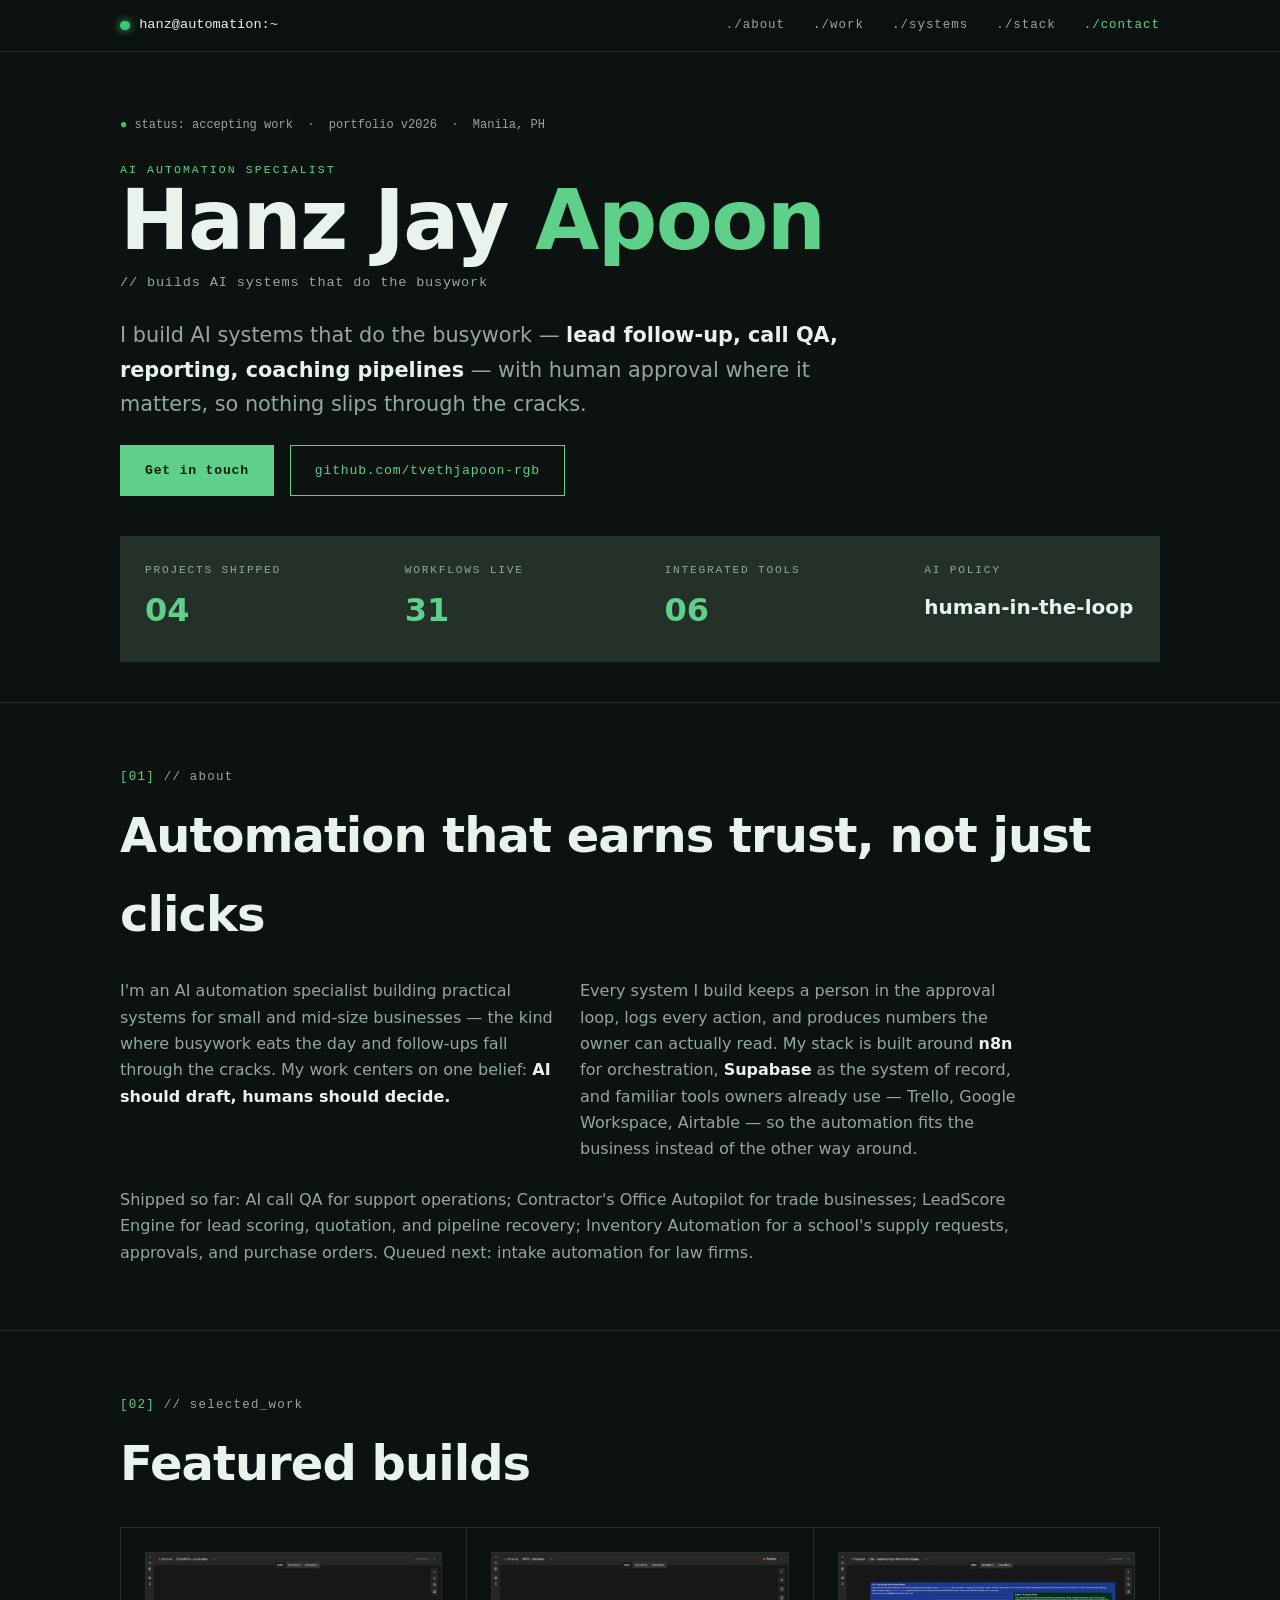
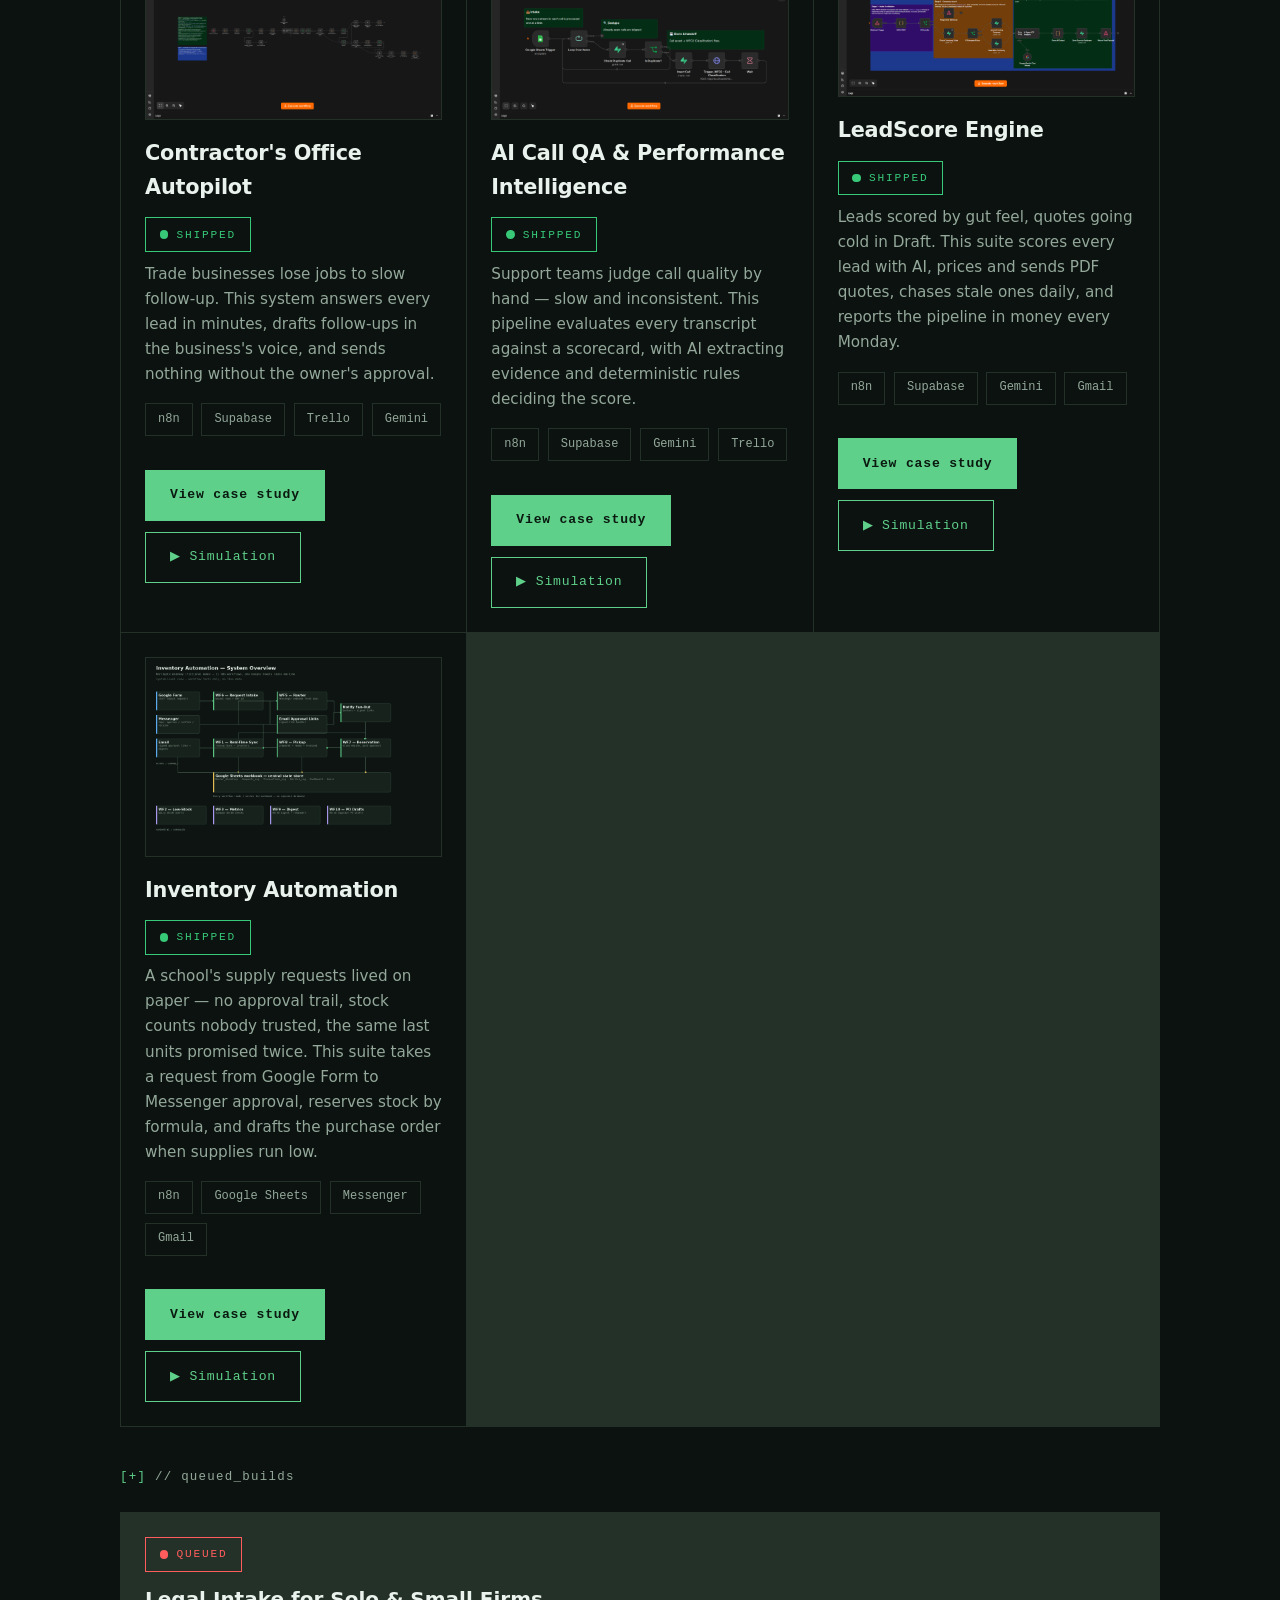
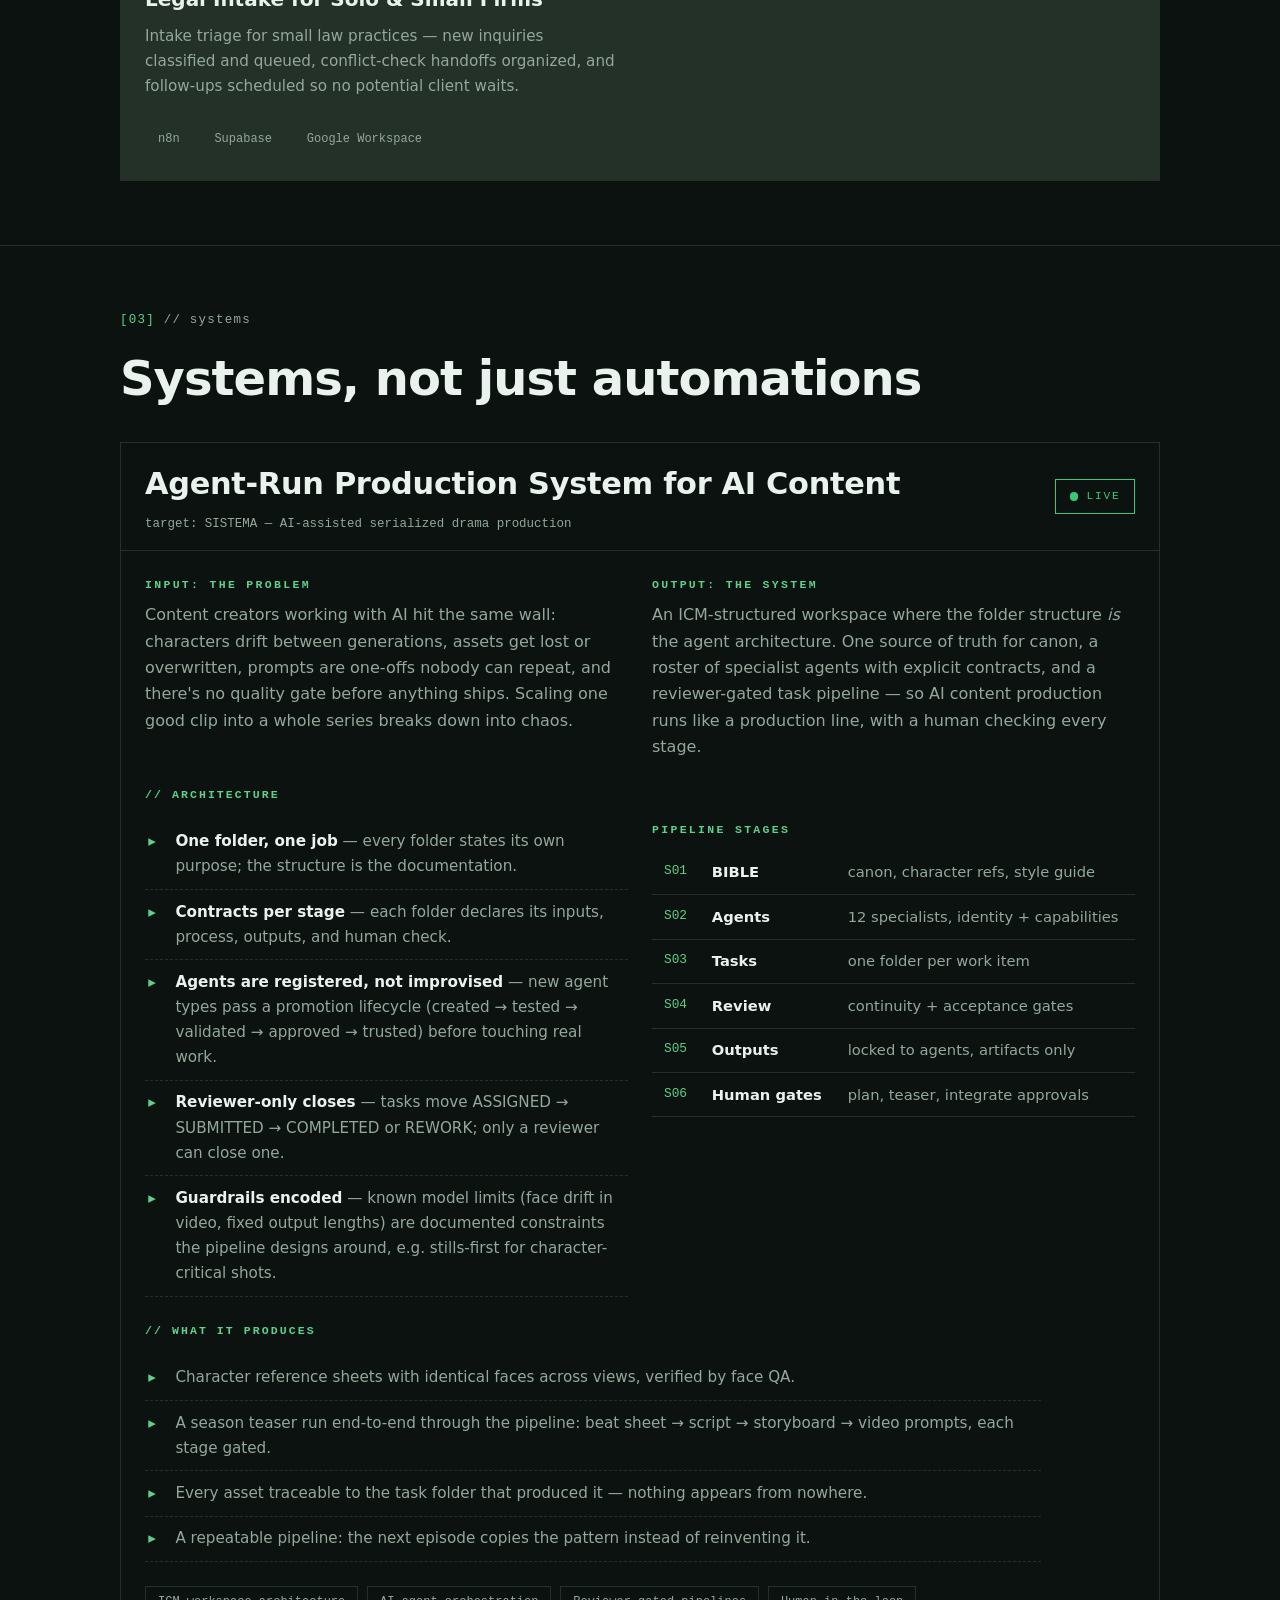
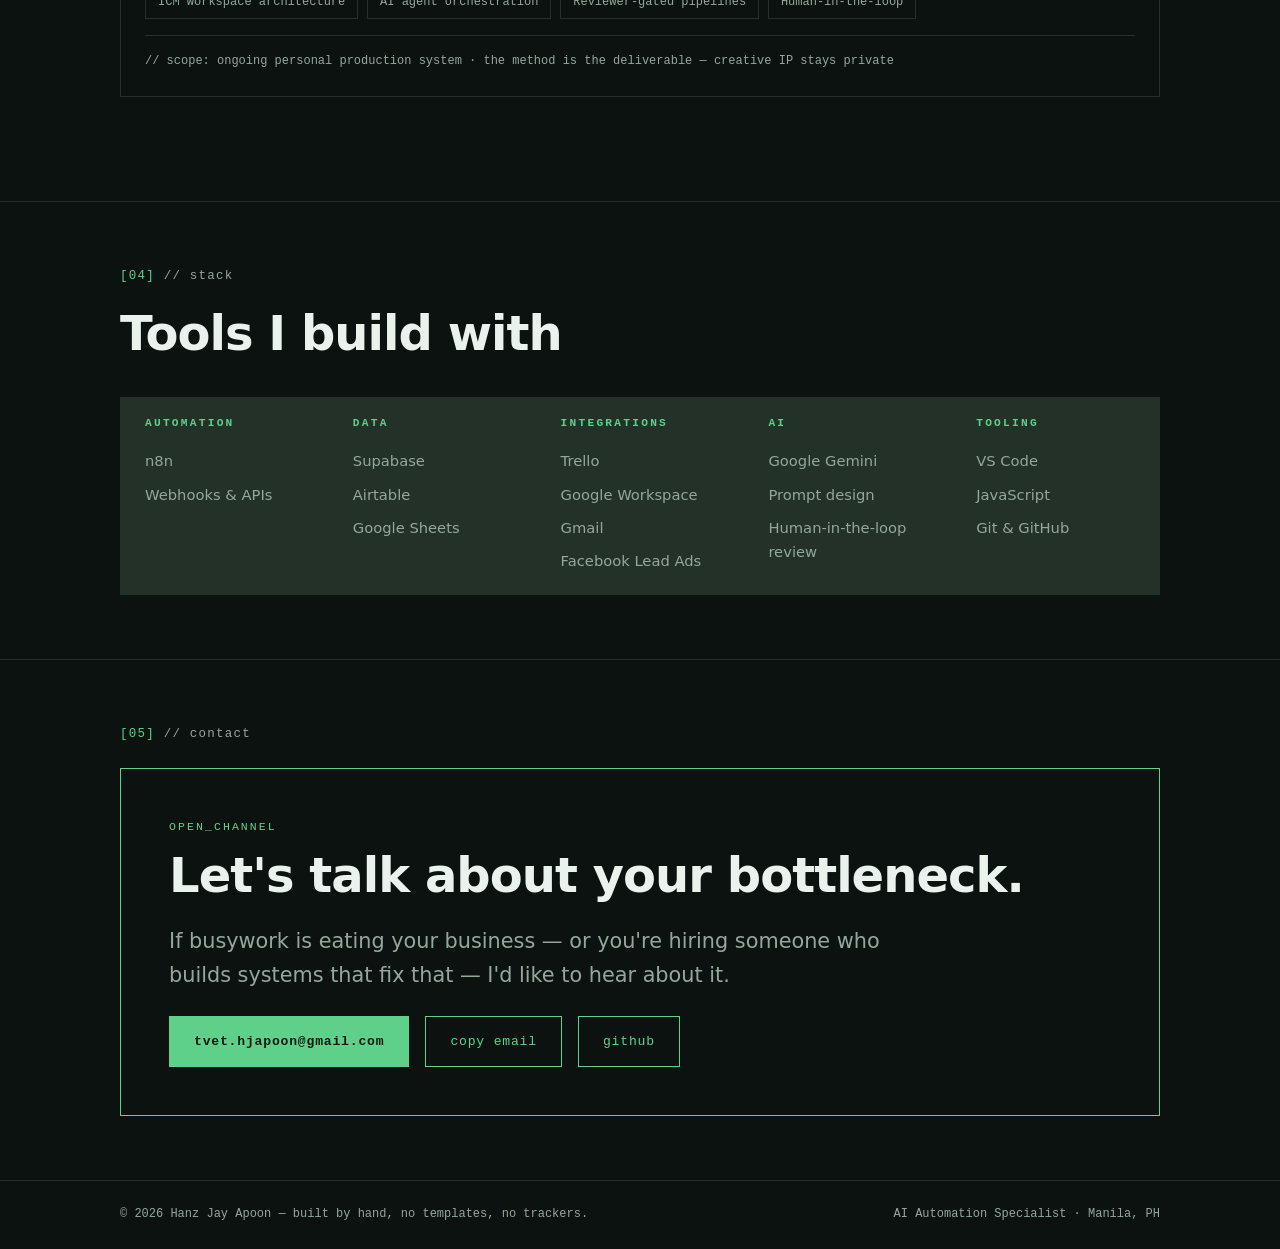
<file: index.html>
<!DOCTYPE html>
<html lang="en">
<head>
<meta charset="UTF-8">
<meta name="viewport" content="width=device-width, initial-scale=1.0">
<meta name="description" content="Hanz Jay Apoon — AI Automation Specialist. AI systems that do the busywork: lead follow-up, call QA, reporting, and coaching pipelines with human approval.">
<noscript><style>.schematic .wire{stroke-dashoffset:0}</style></noscript>
<title>Hanz Jay Apoon — AI Automation Specialist</title>
<link rel="stylesheet" href="style.css?v=20261006c">

</head>
<body>
<a class="skip-link" href="#main">Skip to content</a>
<header class="topbar">
  <div class="wrap topbar-inner">
    <a class="brand" href="#top"><span class="dot" aria-hidden="true"></span>hanz@automation:~</a>
    <nav aria-label="Primary">
      <button class="nav-toggle" aria-expanded="false" aria-controls="nav-list">MENU</button>
      <ul class="nav-list" id="nav-list">
        <li><a class="nav-link" href="#about">./about</a></li>
        <li><a class="nav-link" href="#projects">./work</a></li>
        <li><a class="nav-link" href="#systems">./systems</a></li>
        <li><a class="nav-link" href="#stack">./stack</a></li>
        <li><a class="nav-link" href="#contact">./contact</a></li>
      </ul>
    </nav>
  </div>
</header>
<main id="main">
  <section class="hero" id="top" aria-labelledby="hero-h">
    <div class="wrap">
      <p class="sysline"><span class="ok">●</span> status: accepting work &nbsp;·&nbsp; portfolio v2026 &nbsp;·&nbsp; Manila, PH</p>
      <p class="tag">AI Automation Specialist</p>
      <h1 id="hero-h">Hanz Jay <span class="fn">Apoon</span></h1>
      <p class="role">// builds AI systems that do the busywork</p>
      <p class="lede">I build AI systems that do the busywork — <strong>lead follow-up, call QA, reporting, coaching pipelines</strong> — with human approval where it matters, so nothing slips through the cracks.</p>
      <div class="hero-actions">
        <a class="btn btn--primary" href="mailto:tvet.hjapoon@gmail.com">Get in touch</a>
        <a class="btn btn--ghost" href="https://github.com/tvethjapoon-rgb" target="_blank" rel="noopener">github.com/tvethjapoon-rgb</a>
      </div>
      <div class="metrics" role="list" aria-label="Key figures">
        <div class="metric" role="listitem"><p class="k">projects shipped</p><p class="v"><em>04</em></p></div>
        <div class="metric" role="listitem"><p class="k">workflows live</p><p class="v"><em>31</em></p></div>
        <div class="metric" role="listitem"><p class="k">integrated tools</p><p class="v"><em>06</em></p></div> <!-- anti-ui-slop: count matches the 6 tech chips, no invented figures -->
        <div class="metric" role="listitem"><p class="k">ai policy</p><p class="v" style="font-size:1.25rem;padding-top:.4rem">human-in-the-loop</p></div>
      </div>
    </div>
  </section>

  <section class="section" id="about" aria-labelledby="about-h">
    <div class="wrap">
      <p class="sec-label"><span class="n">[01]</span> // about</p>
      <h2 id="about-h">Automation that earns trust, not just clicks</h2>
      <div class="duo" style="max-width:56rem">
        <p>I'm an AI automation specialist building practical systems for small and mid-size businesses — the kind where busywork eats the day and follow-ups fall through the cracks. My work centers on one belief: <strong>AI should draft, humans should decide.</strong></p>
        <p>Every system I build keeps a person in the approval loop, logs every action, and produces numbers the owner can actually read. My stack is built around <strong>n8n</strong> for orchestration, <strong>Supabase</strong> as the system of record, and familiar tools owners already use — Trello, Google Workspace, Airtable — so the automation fits the business instead of the other way around.</p>
      </div>
      <p style="max-width:56rem;color:var(--muted);margin-top:var(--s4)">Shipped so far: AI call QA for support operations; Contractor's Office Autopilot for trade businesses; LeadScore Engine for lead scoring, quotation, and pipeline recovery; Inventory Automation for a school's supply requests, approvals, and purchase orders. Queued next: intake automation for law firms.</p>
    </div>
  </section>

  <section class="section" id="projects" aria-labelledby="projects-h">
    <div class="wrap">
      <p class="sec-label"><span class="n">[02]</span> // selected_work</p>
      <h2 id="projects-h">Featured builds</h2>
      <div class="cards">
        <article class="pcard">
          <a class="pthumb" href="coa.html"><img src="assets/coa/wf01-diagram.png" alt="Contractor's Office Autopilot — WF01 Lead Intake, real n8n canvas screenshot" loading="lazy"></a>
          <div class="pcard-head"><h3>Contractor's Office Autopilot</h3><span class="status status--live"><i aria-hidden="true"></i>SHIPPED</span></div>
          <p>Trade businesses lose jobs to slow follow-up. This system answers every lead in minutes, drafts follow-ups in the business's voice, and sends nothing without the owner's approval.</p>
          <ul class="chips" aria-label="Stack"><li>n8n</li><li>Supabase</li><li>Trello</li><li>Gemini</li></ul>
          <p class="pcard-actions"><a class="btn btn--primary" href="coa.html" style="text-decoration:none">View case study</a><a class="btn btn--ghost" href="coa-sim.html" style="text-decoration:none">▶ Simulation</a></p>
        </article>
        <article class="pcard">
          <a class="pthumb" href="call-qa.html"><img src="assets/call-qa/screenshots/wf01.png" alt="AI Call QA — WF01 Call Intake, real n8n canvas screenshot" loading="lazy"></a>
          <div class="pcard-head"><h3>AI Call QA &amp; Performance Intelligence</h3><span class="status status--live"><i aria-hidden="true"></i>SHIPPED</span></div>
          <p>Support teams judge call quality by hand — slow and inconsistent. This pipeline evaluates every transcript against a scorecard, with AI extracting evidence and deterministic rules deciding the score.</p>
          <ul class="chips" aria-label="Stack"><li>n8n</li><li>Supabase</li><li>Gemini</li><li>Trello</li></ul>
          <p class="pcard-actions"><a class="btn btn--primary" href="call-qa.html" style="text-decoration:none">View case study</a><a class="btn btn--ghost" href="call-qa-sim.html" style="text-decoration:none">▶ Simulation</a></p>
        </article>
        <article class="pcard">
          <a class="pthumb" href="leadscore.html"><img src="assets/leadscore/screenshots/wf01.png" alt="LeadScore Engine — WF01 Lead Scoring, real n8n canvas screenshot" loading="lazy"></a>
          <div class="pcard-head"><h3>LeadScore Engine</h3><span class="status status--live"><i aria-hidden="true"></i>SHIPPED</span></div>
          <p>Leads scored by gut feel, quotes going cold in Draft. This suite scores every lead with AI, prices and sends PDF quotes, chases stale ones daily, and reports the pipeline in money every Monday.</p>
          <ul class="chips" aria-label="Stack"><li>n8n</li><li>Supabase</li><li>Gemini</li><li>Gmail</li></ul>
          <p class="pcard-actions"><a class="btn btn--primary" href="leadscore.html" style="text-decoration:none">View case study</a><a class="btn btn--ghost" href="leadscore-sim.html" style="text-decoration:none">▶ Simulation</a></p>
        </article>
        <article class="pcard">
          <a class="pthumb" href="inventory.html"><img src="assets/inventory/overview.png" alt="Inventory Automation — system overview diagram rendered from the live workflow exports" loading="lazy"></a>
          <div class="pcard-head"><h3>Inventory Automation</h3><span class="status status--live"><i aria-hidden="true"></i>SHIPPED</span></div>
          <p>A school's supply requests lived on paper — no approval trail, stock counts nobody trusted, the same last units promised twice. This suite takes a request from Google Form to Messenger approval, reserves stock by formula, and drafts the purchase order when supplies run low.</p>
          <ul class="chips" aria-label="Stack"><li>n8n</li><li>Google Sheets</li><li>Messenger</li><li>Gmail</li></ul>
          <p class="pcard-actions"><a class="btn btn--primary" href="inventory.html" style="text-decoration:none">View case study</a><a class="btn btn--ghost" href="inventory-sim.html" style="text-decoration:none">▶ Simulation</a></p>
        </article>
      </div>
      <p class="sec-label" style="margin-bottom:0"><span class="n">[+]</span> // queued_builds</p>
      <div class="pipe-grid">
        <article class="pipe" aria-labelledby="p3h">
          <span class="status status--warn"><i aria-hidden="true"></i>QUEUED</span>
          <h4 id="p3h">Legal Intake for Solo &amp; Small Firms</h4>
          <p>Intake triage for small law practices — new inquiries classified and queued, conflict-check handoffs organized, and follow-ups scheduled so no potential client waits.</p>
          <ul class="chips" aria-label="Planned stack"><li>n8n</li><li>Supabase</li><li>Google Workspace</li></ul>
        </article>
      </div>
    </div>
  </section>

  <section class="section" id="systems" aria-labelledby="systems-h">
    <div class="wrap">
      <p class="sec-label"><span class="n">[03]</span> // systems</p>
      <h2 id="systems-h">Systems, not just automations</h2>
      <article class="node" aria-labelledby="sys-h">
        <div class="node-head">
          <div>
            <h3 id="sys-h">Agent-Run Production System for AI Content</h3>
            <p class="node-sub">target: SISTEMA — AI-assisted serialized drama production</p>
          </div>
          <span class="status status--live"><i aria-hidden="true"></i>LIVE</span>
        </div>
        <div class="node-body">
          <div class="duo">
            <div><h4>input: the problem</h4><p>Content creators working with AI hit the same wall: characters drift between generations, assets get lost or overwritten, prompts are one-offs nobody can repeat, and there's no quality gate before anything ships. Scaling one good clip into a whole series breaks down into chaos.</p></div>
            <div><h4>output: the system</h4><p>An ICM-structured workspace where the folder structure <em>is</em> the agent architecture. One source of truth for canon, a roster of specialist agents with explicit contracts, and a reviewer-gated task pipeline — so AI content production runs like a production line, with a human checking every stage.</p></div>
          </div>
          <h4 class="tag" style="margin-bottom:1rem">// architecture</h4>
          <div class="duo">
            <div>
              <ul class="checklist">
                <li><strong>One folder, one job</strong> — every folder states its own purpose; the structure is the documentation.</li>
                <li><strong>Contracts per stage</strong> — each folder declares its inputs, process, outputs, and human check.</li>
                <li><strong>Agents are registered, not improvised</strong> — new agent types pass a promotion lifecycle (created &#8594; tested &#8594; validated &#8594; approved &#8594; trusted) before touching real work.</li>
                <li><strong>Reviewer-only closes</strong> — tasks move ASSIGNED → SUBMITTED → COMPLETED or REWORK; only a reviewer can close one.</li>
                <li><strong>Guardrails encoded</strong> — known model limits (face drift in video, fixed output lengths) are documented constraints the pipeline designs around, e.g. stills-first for character-critical shots.</li>
              </ul>
            </div>
            <div>
              <h4 style="margin-bottom:.75rem">pipeline stages</h4>
              <table class="wftable">
                <tbody>
                  <tr><td>S01</td><td>BIBLE</td><td>canon, character refs, style guide</td></tr>
                  <tr><td>S02</td><td>Agents</td><td>12 specialists, identity + capabilities</td></tr>
                  <tr><td>S03</td><td>Tasks</td><td>one folder per work item</td></tr>
                  <tr><td>S04</td><td>Review</td><td>continuity + acceptance gates</td></tr>
                  <tr><td>S05</td><td>Outputs</td><td>locked to agents, artifacts only</td></tr>
                  <tr><td>S06</td><td>Human gates</td><td>plan, teaser, integrate approvals</td></tr>
                </tbody>
              </table>
            </div>
          </div>
          <h4 class="tag" style="margin-bottom:1rem">// what it produces</h4>
          <ul class="checklist" style="max-width:56rem;margin-bottom:var(--s4)">
            <li>Character reference sheets with identical faces across views, verified by face QA.</li>
            <li>A season teaser run end-to-end through the pipeline: beat sheet &#8594; script &#8594; storyboard &#8594; video prompts, each stage gated.</li>
            <li>Every asset traceable to the task folder that produced it — nothing appears from nowhere.</li>
            <li>A repeatable pipeline: the next episode copies the pattern instead of reinventing it.</li>
          </ul>
          <ul class="chips" aria-label="System concepts"><li>ICM workspace architecture</li><li>AI agent orchestration</li><li>Reviewer-gated pipelines</li><li>Human-in-the-loop</li></ul>
          <p class="scope">// scope: ongoing personal production system · the method is the deliverable — creative IP stays private</p>
        </div>
      </article>
    </div>
  </section>

  <section class="section" id="stack" aria-labelledby="stack-h">
    <div class="wrap">
      <p class="sec-label"><span class="n">[04]</span> // stack</p>
      <h2 id="stack-h">Tools I build with</h2>
      <div class="stack">
        <div class="sg"><h3>Automation</h3><ul><li>n8n</li><li>Webhooks &amp; APIs</li></ul></div>
        <div class="sg"><h3>Data</h3><ul><li>Supabase</li><li>Airtable</li><li>Google Sheets</li></ul></div>
        <div class="sg"><h3>Integrations</h3><ul><li>Trello</li><li>Google Workspace</li><li>Gmail</li><li>Facebook Lead Ads</li></ul></div>
        <div class="sg"><h3>AI</h3><ul><li>Google Gemini</li><li>Prompt design</li><li>Human-in-the-loop review</li></ul></div>
        <div class="sg"><h3>Tooling</h3><ul><li>VS Code</li><li>JavaScript</li><li>Git &amp; GitHub</li></ul></div>
      </div>
    </div>
  </section>

  <section class="section" id="contact" aria-labelledby="contact-h">
    <div class="wrap">
      <p class="sec-label"><span class="n">[05]</span> // contact</p>
      <div class="contact-box">
        <p class="tag">open_channel</p>
        <h2 id="contact-h">Let's talk about your bottleneck.</h2>
        <p class="lede">If busywork is eating your business — or you're hiring someone who builds systems that fix that — I'd like to hear about it.</p>
        <div class="contact-actions">
          <a class="btn btn--primary" href="mailto:tvet.hjapoon@gmail.com">tvet.hjapoon@gmail.com</a>
          <button class="btn btn--ghost" id="copy-email" type="button"><span id="copy-label">copy email</span></button>
          <a class="btn btn--ghost" href="https://github.com/tvethjapoon-rgb" target="_blank" rel="noopener">github</a>
        </div>
      </div>
    </div>
  </section>
</main>
<footer>
  <div class="wrap foot-inner">
    <p>&copy; <span id="year">2026</span> Hanz Jay Apoon — built by hand, no templates, no trackers.</p>
    <p>AI Automation Specialist · Manila, PH</p>
  </div>
</footer>

  <script src="script.js"></script>
</body>
</html>
</file>
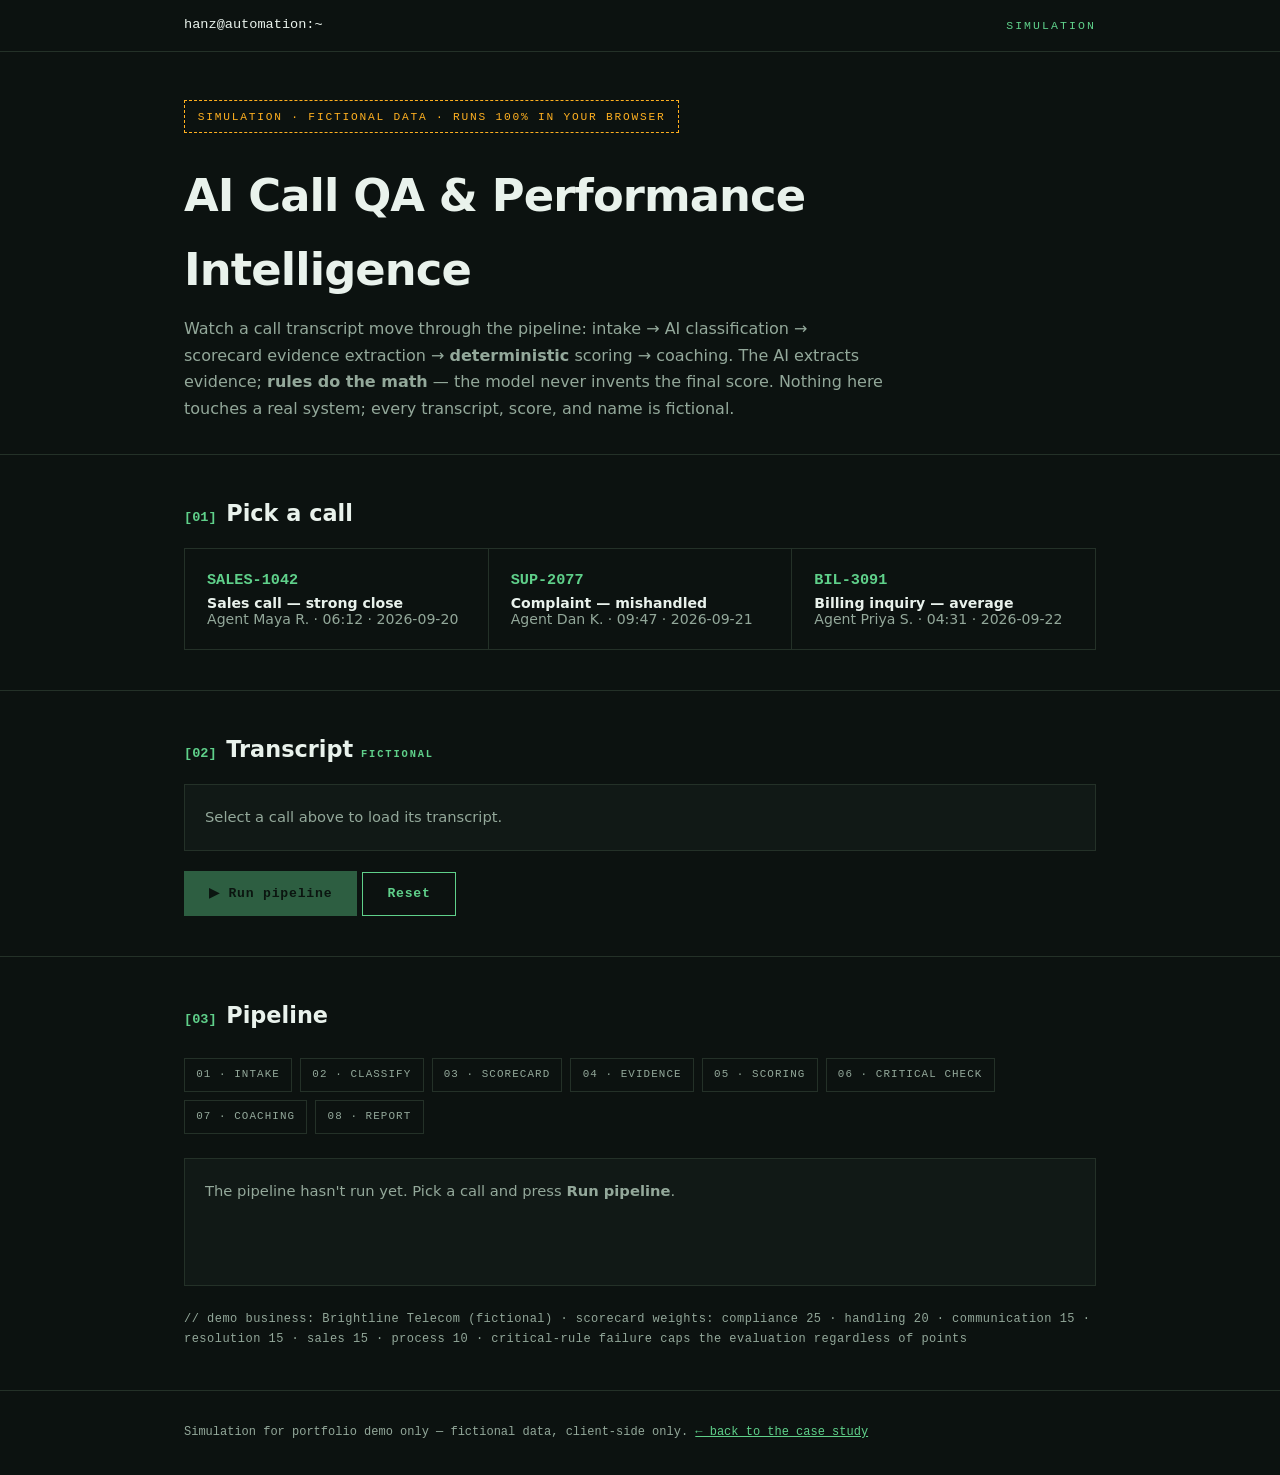
<file: call-qa-sim.html>
<!DOCTYPE html>
<html lang="en">
<head>
<meta charset="UTF-8">
<meta name="viewport" content="width=device-width, initial-scale=1.0">
<meta name="description" content="Interactive simulation: AI Call QA & Performance Intelligence. Fictional demo data, runs entirely in your browser.">
<title>Call QA Simulation — Hanz Jay Apoon</title>
<style>
:root{
  --bg:#0c1210; --panel:#111916; --ink:#e9f2ec; --muted:#93a89a;
  --line:#243128; --accent:#5fd08a; --accent-ink:#0a1a10; --ok:#37c978;
  --warn:#ffb020; --bad:#ff5d5d;
  --mono:ui-monospace,'SF Mono',SFMono-Regular,Menlo,Consolas,'Liberation Mono',monospace;
  --disp:system-ui,-apple-system,'Segoe UI',Helvetica,Arial,sans-serif;
}
*{box-sizing:border-box;margin:0;padding:0}
body{background:var(--bg);color:var(--ink);font-family:var(--disp);line-height:1.65;-webkit-font-smoothing:antialiased}
.wrap{max-width:62rem;margin-inline:auto;padding-inline:clamp(1.25rem,4vw,2.5rem)}
a{color:var(--accent)}
.topbar{border-bottom:1px solid var(--line);padding:.9rem 0}
.topbar .wrap{display:flex;justify-content:space-between;align-items:center}
.brand{font-family:var(--mono);font-size:.85rem;color:var(--ink);text-decoration:none}
.tag{font-family:var(--mono);font-size:.72rem;letter-spacing:.18em;text-transform:uppercase;color:var(--accent)}
.hero{padding:3rem 0 2rem;border-bottom:1px solid var(--line)}
.hero h1{font-size:clamp(1.8rem,4.5vw,2.8rem);letter-spacing:-.02em;margin:.6rem 0}
.hero p{color:var(--muted);max-width:44rem}
.sim-badge{display:inline-block;font-family:var(--mono);font-size:.7rem;letter-spacing:.16em;border:1px dashed var(--warn);color:var(--warn);padding:.4rem .8rem;margin-bottom:1rem}
.section{padding:2.5rem 0;border-bottom:1px solid var(--line)}
.section h2{font-size:1.4rem;margin-bottom:1rem}
.section h2 .n{font-family:var(--mono);color:var(--accent);font-size:.85rem;margin-right:.6rem}
.call-grid{display:grid;grid-template-columns:repeat(auto-fit,minmax(15rem,1fr));gap:1px;background:var(--line);border:1px solid var(--line)}
.call-card{background:var(--bg);padding:1.25rem;cursor:pointer;border:2px solid transparent;text-align:left;color:var(--ink);font-family:var(--disp);width:100%}
.call-card:hover{background:var(--panel)}
.call-card.sel{border-color:var(--accent)}
.call-card h3{font-family:var(--mono);font-size:.95rem;color:var(--accent);margin-bottom:.4rem}
.call-card p{font-size:.88rem;color:var(--muted)}
.transcript{background:var(--panel);border:1px solid var(--line);padding:1.25rem;font-size:.92rem;max-height:22rem;overflow:auto}
.transcript .spk{font-family:var(--mono);font-size:.72rem;letter-spacing:.1em;color:var(--accent);margin-top:.9rem}
.transcript .spk:first-child{margin-top:0}
.transcript .spk.cust{color:var(--warn)}
.btn{font-family:var(--mono);font-size:.82rem;letter-spacing:.06em;padding:.85rem 1.5rem;border:1px solid var(--accent);display:inline-block;cursor:pointer;background:var(--accent);color:var(--accent-ink);font-weight:700;text-decoration:none}
.btn:disabled{opacity:.4;cursor:default}
.btn--ghost{background:transparent;color:var(--accent)}
.stages{display:flex;flex-wrap:wrap;gap:.5rem;margin:1.5rem 0}
.stage{font-family:var(--mono);font-size:.68rem;letter-spacing:.1em;border:1px solid var(--line);color:var(--muted);padding:.45rem .7rem}
.stage.on{border-color:var(--accent);color:var(--accent)}
.stage.done{border-color:var(--ok);color:var(--ok)}
.stage.fail{border-color:var(--bad);color:var(--bad)}
.stage-out{background:var(--panel);border:1px solid var(--line);padding:1.25rem;min-height:8rem;font-size:.92rem}
.kv{display:grid;grid-template-columns:11rem 1fr;gap:.3rem .8rem;font-size:.9rem;margin:.6rem 0}
.kv dt{font-family:var(--mono);font-size:.75rem;color:var(--muted);letter-spacing:.06em}
.kv dd{color:var(--ink)}
.rule{border-bottom:1px dashed var(--line);padding:.7rem 0}
.rule:last-child{border-bottom:none}
.rule .rh{display:flex;justify-content:space-between;gap:1rem;font-family:var(--mono);font-size:.78rem}
.badge{font-family:var(--mono);font-size:.68rem;letter-spacing:.1em;padding:.2rem .55rem;border:1px solid}
.b-pass{color:var(--ok);border-color:var(--ok)}
.b-partial{color:var(--warn);border-color:var(--warn)}
.b-fail{color:var(--bad);border-color:var(--bad)}
.ev{border-left:2px solid var(--accent);padding:.4rem .8rem;margin:.5rem 0;color:var(--muted);font-size:.88rem;font-style:italic}
.crit{border:1px solid var(--bad);color:var(--bad);font-family:var(--mono);font-size:.75rem;letter-spacing:.08em;padding:.6rem .9rem;margin:.8rem 0}
.bar-row{display:grid;grid-template-columns:10rem 1fr 3.5rem;gap:.8rem;align-items:center;margin:.55rem 0;font-size:.85rem}
.bar-track{background:var(--line);height:.7rem;position:relative}
.bar-fill{background:var(--accent);height:100%;width:0;transition:width .8s ease}
.bar-fill.low{background:var(--bad)}
.bar-fill.mid{background:var(--warn)}
.verdict{border:1px solid var(--accent);padding:1.5rem;margin-top:1.5rem}
.verdict.bad{border-color:var(--bad)}
.verdict h3{font-size:1.6rem;margin:.4rem 0}
.verdict .score{font-family:var(--mono);font-size:2.6rem;color:var(--accent);font-weight:800}
.verdict.bad .score{color:var(--bad)}
.trello-mock{border:1px solid var(--line);background:var(--bg);padding:1rem;margin-top:1rem;font-size:.88rem}
.trello-mock .th{font-family:var(--mono);font-size:.72rem;letter-spacing:.12em;color:var(--accent);margin-bottom:.4rem}
.note{font-family:var(--mono);font-size:.75rem;color:var(--muted);margin-top:1.5rem;letter-spacing:.04em}
.hidden{display:none}
footer{padding:2rem 0;font-family:var(--mono);font-size:.75rem;color:var(--muted)}
@media (max-width:40rem){.kv{grid-template-columns:1fr}.bar-row{grid-template-columns:7rem 1fr 3rem}}
@media (prefers-reduced-motion:reduce){.bar-fill{transition:none}}
</style>
</head>
<body>
<header class="topbar"><div class="wrap">
  <a class="brand" href="index.html">hanz@automation:~</a>
  <span class="tag">simulation</span>
</div></header>
<main>
  <section class="hero"><div class="wrap">
    <span class="sim-badge">SIMULATION · FICTIONAL DATA · RUNS 100% IN YOUR BROWSER</span>
    <h1>AI Call QA &amp; Performance Intelligence</h1>
    <p>Watch a call transcript move through the pipeline: intake → AI classification → scorecard evidence extraction → <strong>deterministic</strong> scoring → coaching. The AI extracts evidence; <strong>rules do the math</strong> — the model never invents the final score. Nothing here touches a real system; every transcript, score, and name is fictional.</p>
  </div></section>

  <section class="section"><div class="wrap">
    <h2><span class="n">[01]</span>Pick a call</h2>
    <div class="call-grid" id="call-grid" role="listbox" aria-label="Fictional demo calls"></div>
  </div></section>

  <section class="section"><div class="wrap">
    <h2><span class="n">[02]</span>Transcript <span class="tag" style="font-size:.65rem">fictional</span></h2>
    <div class="transcript" id="transcript"><p style="color:var(--muted)">Select a call above to load its transcript.</p></div>
    <p style="margin-top:1.25rem"><button class="btn" id="run-btn" disabled>▶ Run pipeline</button>
    <button class="btn btn--ghost" id="reset-btn" type="button">Reset</button></p>
  </div></section>

  <section class="section"><div class="wrap">
    <h2><span class="n">[03]</span>Pipeline</h2>
    <div class="stages" id="stages"></div>
    <div class="stage-out" id="stage-out"><p style="color:var(--muted)">The pipeline hasn't run yet. Pick a call and press <strong>Run pipeline</strong>.</p></div>
    <div id="verdict-slot"></div>
    <p class="note">// demo business: Brightline Telecom (fictional) · scorecard weights: compliance 25 · handling 20 · communication 15 · resolution 15 · sales 15 · process 10 · critical-rule failure caps the evaluation regardless of points</p>
  </div></section>
</main>
<footer><div class="wrap"><p>Simulation for portfolio demo only — fictional data, client-side only. <a href="call-qa.html">← back to the case study</a></p></div></footer>

<script>
(function(){
"use strict";
var CAT_W = {compliance:.25, handling:.20, communication:.15, resolution:.15, sales:.15, process:.10};
var CAT_LABEL = {compliance:"Compliance", handling:"Customer Handling", communication:"Communication", resolution:"Resolution", sales:"Sales", process:"Process Adherence"};

var CALLS = [
{
  id:"SALES-1042", label:"Sales call — strong close", agent:"Maya R.", date:"2026-09-20", dur:"06:12",
  transcript:[
    ["AGENT","Thanks for calling Brightline Telecom, this is Maya. May I have your full name and account number to verify?"],
    ["CUSTOMER","It's Jordan Ellis, account 88412. I'm thinking about upgrading my plan, the current one feels slow."],
    ["AGENT","Thanks Jordan, verified. What do you mainly use your connection for — work, streaming, gaming?"],
    ["CUSTOMER","Mostly remote work and video calls, plus the kids stream in the evening."],
    ["AGENT","Then the 500 Mbps tier fits — stable video for work, headroom for the evening. It's $15 more than your current plan and includes the new router free."],
    ["CUSTOMER","Hmm, $15 more… is it really worth it?"],
    ["AGENT","Fair question. On your current 100 Mbps, two video calls plus streaming is exactly where slowdowns start. The 500 tier removes that bottleneck, and the router alone is worth $120."],
    ["CUSTOMER","Okay, let's do it."],
    ["AGENT","Great — I'll process the upgrade now and schedule your router delivery for Thursday. You'll get a confirmation text today."]
  ],
  classification:{type:"sales", intent:"plan_upgrade", outcome:"sale_closed", confidence:0.94},
  rules:[
    {rule:"Required greeting", cat:"compliance", max:10, score:10, result:"pass", conf:0.99, crit:false, ev:"\"Thanks for calling Brightline Telecom, this is Maya.\""},
    {rule:"Customer verification", cat:"compliance", max:10, score:10, result:"pass", conf:0.98, crit:true, ev:"\"May I have your full name and account number to verify?\" — verified before discussing account."},
    {rule:"Discovery questions", cat:"sales", max:10, score:9, result:"pass", conf:0.93, crit:false, ev:"\"What do you mainly use your connection for — work, streaming, gaming?\""},
    {rule:"Value proposition", cat:"sales", max:10, score:9, result:"pass", conf:0.91, crit:false, ev:"Mapped 500 Mbps tier to stated needs; quantified router value ($120)."},
    {rule:"Objection handling", cat:"sales", max:10, score:8, result:"pass", conf:0.88, crit:false, ev:"Addressed price concern with specific bottleneck explanation, not a discount."},
    {rule:"Closing attempt", cat:"sales", max:10, score:10, result:"pass", conf:0.97, crit:false, ev:"\"I'll process the upgrade now and schedule your router delivery for Thursday.\""},
    {rule:"No prohibited statements", cat:"compliance", max:10, score:10, result:"pass", conf:0.99, crit:true, ev:"No guarantees, no false claims detected."},
    {rule:"Follow-up scheduled", cat:"process", max:10, score:9, result:"pass", conf:0.92, crit:false, ev:"Router delivery Thursday + confirmation text promised."}
  ],
  coaching:null
},
{
  id:"SUP-2077", label:"Complaint — mishandled", agent:"Dan K.", date:"2026-09-21", dur:"09:47",
  transcript:[
    ["AGENT","Brightline, Dan speaking."],
    ["CUSTOMER","Hi, I've been charged twice this month and I need it fixed right now, this is ridiculous."],
    ["AGENT","Yeah that's just how the billing cycle works, nothing I can do about it."],
    ["CUSTOMER","Excuse me? I was charged $89 twice. I want a refund for the duplicate."],
    ["AGENT","Look, that's company policy, I can't just hand out refunds."],
    ["CUSTOMER","Then get me your supervisor."],
    ["AGENT","They're all busy. Is there anything else?"]
  ],
  classification:{type:"complaint", intent:"billing_dispute", outcome:"unresolved", confidence:0.91},
  rules:[
    {rule:"Required greeting", cat:"compliance", max:10, score:6, result:"partial", conf:0.9, crit:false, ev:"\"Brightline, Dan speaking.\" — missing full greeting and name offer."},
    {rule:"Customer verification", cat:"compliance", max:10, score:0, result:"fail", conf:0.97, crit:true, ev:"No verification performed before discussing billing."},
    {rule:"Empathy statements", cat:"handling", max:10, score:3, result:"fail", conf:0.9, crit:false, ev:"No acknowledgment of frustration; dismissive tone throughout."},
    {rule:"No prohibited statements", cat:"compliance", max:10, score:0, result:"fail", conf:0.95, crit:true, ev:"\"that's company policy, I can't just hand out refunds\" — absolute refusal language."},
    {rule:"Correct escalation", cat:"resolution", max:10, score:2, result:"fail", conf:0.93, crit:false, ev:"Refused supervisor request: \"They're all busy.\""},
    {rule:"Communication clarity", cat:"communication", max:10, score:6, result:"partial", conf:0.85, crit:false, ev:"Short, clipped responses; no explanation of billing cycle."},
    {rule:"Resolution offered", cat:"resolution", max:10, score:0, result:"fail", conf:0.96, crit:false, ev:"No refund, credit, or investigation offered."},
    {rule:"Follow-up scheduled", cat:"process", max:10, score:0, result:"fail", conf:0.98, crit:false, ev:"Call ended with no next step."}
  ],
  coaching:{issue:"Skipped verification; used absolute refusal language; denied escalation.", recommendation:"1:1 coaching on verification-first flow and de-escalation phrasing. Shadow Maya R.'s next 3 complaint calls.", priority:"HIGH"}
},
{
  id:"BIL-3091", label:"Billing inquiry — average", agent:"Priya S.", date:"2026-09-22", dur:"04:31",
  transcript:[
    ["AGENT","Thanks for calling Brightline Telecom, this is Priya. Could I verify your name and account number?"],
    ["CUSTOMER","Sam Ortiz, 77120. My bill went up $12 and I don't know why."],
    ["AGENT","Thanks Sam, verified. I see the $12 — your promo discount expired this cycle. Your base plan is unchanged."],
    ["CUSTOMER","Ah, okay. Can I get the promo back?"],
    ["AGENT","I can't reapply that exact promo, but there's a loyalty rate $6 less than what you're paying now. Want me to switch you?"],
    ["CUSTOMER","Sure, that works."],
    ["AGENT","Done — takes effect next cycle. Anything else I can help with?"]
  ],
  classification:{type:"billing", intent:"invoice_question", outcome:"resolved", confidence:0.88},
  rules:[
    {rule:"Required greeting", cat:"compliance", max:10, score:10, result:"pass", conf:0.98, crit:false, ev:"Full greeting with name."},
    {rule:"Customer verification", cat:"compliance", max:10, score:10, result:"pass", conf:0.97, crit:true, ev:"Verified before discussing billing."},
    {rule:"Discovery questions", cat:"sales", max:10, score:5, result:"partial", conf:0.8, crit:false, ev:"No needs discovery — missed upsell context."},
    {rule:"Value proposition", cat:"sales", max:10, score:6, result:"partial", conf:0.78, crit:false, ev:"Loyalty rate offered reactively, not positioned."},
    {rule:"Empathy statements", cat:"handling", max:10, score:8, result:"pass", conf:0.86, crit:false, ev:"Calm, clear explanation of the $12 change."},
    {rule:"No prohibited statements", cat:"compliance", max:10, score:10, result:"pass", conf:0.99, crit:true, ev:"None detected."},
    {rule:"Resolution offered", cat:"resolution", max:10, score:9, result:"pass", conf:0.9, crit:false, ev:"Loyalty rate applied, effective next cycle."},
    {rule:"Follow-up scheduled", cat:"process", max:10, score:5, result:"partial", conf:0.82, crit:false, ev:"No confirmation channel offered."}
  ],
  coaching:{issue:"No discovery questions — reactive instead of consultative on billing calls.", recommendation:"Add one discovery question to the billing flow; review Maya R.'s discovery pattern.", priority:"LOW"}
}];

var STAGES = ["INTAKE","CLASSIFY","SCORECARD","EVIDENCE","SCORING","CRITICAL CHECK","COACHING","REPORT"];
var sleep = function(ms){ return new Promise(function(r){ setTimeout(r, ms); }); };
var $ = function(id){ return document.getElementById(id); };
var reduced = window.matchMedia && window.matchMedia("(prefers-reduced-motion: reduce)").matches;
var wait = function(ms){ return sleep(reduced ? 60 : ms); };

var current = null;

function renderPicker(){
  var grid = $("call-grid"); grid.innerHTML = "";
  CALLS.forEach(function(c, i){
    var b = document.createElement("button");
    b.className = "call-card"; b.setAttribute("role","option");
    b.innerHTML = "<h3>"+c.id+"</h3><p><strong style='color:var(--ink)'>"+c.label+"</strong><br>Agent "+c.agent+" · "+c.dur+" · "+c.date+"</p>";
    b.addEventListener("click", function(){ selectCall(i); });
    grid.appendChild(b);
  });
}
function selectCall(i){
  current = CALLS[i];
  var cards = document.querySelectorAll(".call-card");
  cards.forEach(function(el, j){ el.classList.toggle("sel", j===i); });
  var t = $("transcript"); t.innerHTML = "";
  current.transcript.forEach(function(line){
    var d = document.createElement("div");
    d.innerHTML = "<div class='spk"+(line[0]==="CUSTOMER"?" cust":"")+"'>"+line[0]+"</div><div>"+line[1]+"</div>";
    t.appendChild(d);
  });
  $("run-btn").disabled = false;
  $("stage-out").innerHTML = "<p style='color:var(--muted)'>Transcript loaded. Press <strong>Run pipeline</strong>.</p>";
  $("verdict-slot").innerHTML = "";
  paintStages(-1);
}
function paintStages(activeIdx, failed){
  var box = $("stages"); box.innerHTML = "";
  STAGES.forEach(function(s, i){
    var d = document.createElement("span");
    d.className = "stage" + (i < activeIdx ? " done" : "") + (i === activeIdx ? (failed ? " fail" : " on") : "");
    d.textContent = "0"+(i+1)+" · "+s;
    box.appendChild(d);
  });
}
function badge(r){
  var cls = r==="pass" ? "b-pass" : (r==="partial" ? "b-partial" : "b-fail");
  return "<span class='badge "+cls+"'>"+r.toUpperCase()+"</span>";
}
function kv(rows){
  return "<dl class='kv'>" + rows.map(function(r){ return "<dt>"+r[0]+"</dt><dd>"+r[1]+"</dd>"; }).join("") + "</dl>";
}
function catScores(call){
  var acc = {};
  call.rules.forEach(function(r){
    (acc[r.cat] = acc[r.cat] || {got:0, max:0}).got += r.score;
    acc[r.cat].max += r.max;
  });
  var out = {}, total = 0;
  Object.keys(CAT_W).forEach(function(c){
    var a = acc[c] || {got:0, max:0};
    var pct = a.max ? (a.got / a.max) * 100 : 0;
    out[c] = pct; total += pct * CAT_W[c];
  });
  return {cats: out, overall: total};
}
function critFailed(call){
  return call.rules.filter(function(r){ return r.crit && r.result === "fail"; });
}

async function run(){
  if(!current) return;
  var btn = $("run-btn"); btn.disabled = true;
  $("verdict-slot").innerHTML = "";
  var out = $("stage-out"), c = current;

  // 01 INTAKE
  paintStages(0); out.innerHTML = "<p class='tag'>wf01 · call intake</p>" + kv([
    ["call_id", c.id+"-uuid"], ["agent", c.agent+" (resolved to agent_id)"],
    ["validate", "required fields ✓ · uuid ✓"], ["dedupe", "call_id not seen → insert"],
    ["→ supabase", "calls row created"]
  ]);
  await wait(900);

  // 02 CLASSIFY
  paintStages(1);
  out.innerHTML = "<p class='tag'>wf02 · ai classification (gemini)</p>" + kv([
    ["call_type", c.classification.type], ["intent", c.classification.intent],
    ["outcome", c.classification.outcome],
    ["confidence", "<strong>"+Math.round(c.classification.confidence*100)+"%</strong>"]
  ]) + "<p class='note'>// model classifies only — routing and storage are deterministic</p>";
  await wait(1100);

  // 03 SCORECARD
  paintStages(2);
  out.innerHTML = "<p class='tag'>wf03 · scorecard selection</p>" + kv([
    ["scorecard", c.classification.type+"_v4 (active)"],
    ["rules loaded", c.rules.length+" rules · weights sum 100%"],
    ["weights", "compliance 25 · handling 20 · communication 15 · resolution 15 · sales 15 · process 10"]
  ]);
  await wait(900);

  // 04 EVIDENCE
  paintStages(3);
  var html = "<p class='tag'>wf03 · ai evidence extraction — one quote per rule</p>";
  c.rules.forEach(function(r){
    html += "<div class='rule'><div class='rh'><span>"+r.rule+(r.crit?" ⚠ critical":"")+"</span>"+badge(r.result)+"</div>"
      + "<div class='ev'>"+r.ev+"</div>"
      + "<div style='font-family:var(--mono);font-size:.72rem;color:var(--muted)'>score "+r.score+"/"+r.max+" · confidence "+Math.round(r.conf*100)+"%</div></div>";
  });
  out.innerHTML = html;
  await wait(1600);

  // 05 SCORING
  paintStages(4);
  var sc = catScores(c);
  html = "<p class='tag'>wf04 · deterministic scoring — rules do the math</p>";
  Object.keys(CAT_W).forEach(function(k){
    var pct = sc.cats[k];
    var cls = pct >= 80 ? "" : (pct >= 50 ? "mid" : "low");
    html += "<div class='bar-row'><span>"+CAT_LABEL[k]+"</span><div class='bar-track'><div class='bar-fill "+cls+"' data-w='"+pct.toFixed(0)+"'></div></div><span class='mono'>"+pct.toFixed(0)+"%</span></div>";
  });
  html += "<p class='note'>// overall = Σ(category × weight) — computed in code, never by the model</p>";
  out.innerHTML = html;
  await wait(150);
  document.querySelectorAll(".bar-fill").forEach(function(b){ b.style.width = b.getAttribute("data-w")+"%"; });
  await wait(1200);

  // 06 CRITICAL CHECK
  var crit = critFailed(c);
  paintStages(5, crit.length > 0);
  if(crit.length){
    out.innerHTML = "<p class='tag'>wf04 · critical-failure check</p><div class='crit'>⛔ CRITICAL FAILURE — "+crit.map(function(r){return r.rule;}).join(" · ")+"</div><p>Score capped. Evaluation flagged for human review regardless of points earned.</p>";
  } else {
    out.innerHTML = "<p class='tag'>wf04 · critical-failure check</p><p style='color:var(--ok);font-family:var(--mono)'>✓ CLEAR — no critical rules failed.</p>";
  }
  await wait(1100);

  // 07 COACHING
  paintStages(6);
  if(c.coaching){
    out.innerHTML = "<p class='tag'>wf07 · coaching</p>" + kv([
      ["issue", c.coaching.issue],
      ["recommendation", c.coaching.recommendation],
      ["priority", "<strong>"+c.coaching.priority+"</strong>"]
    ]) + "<div class='trello-mock'><div class='th'>TRELLO · coaching board (mock)</div><strong>Coaching: "+c.agent+" — "+c.id+"</strong><br><span style='color:var(--muted)'>"+c.coaching.recommendation+"</span></div>";
  } else {
    out.innerHTML = "<p class='tag'>wf07 · coaching</p><p style='color:var(--muted)'>No repeated weakness detected — no coaching action created. (This is the system working: not every call needs a task.)</p>";
  }
  await wait(1100);

  // 08 REPORT
  paintStages(7);
  var overall = crit.length ? Math.min(sc.overall, 39) : sc.overall;
  out.innerHTML = "<p class='tag'>wf08 · reporting</p>" + kv([
    ["→ supabase", "evaluation + "+c.rules.length+" items stored"],
    ["→ sheets", "period aggregates updated"],
    ["→ docs", "management summary regenerated"],
    ["→ gmail", "supervisor digest queued"]
  ]);
  await wait(800);

  // VERDICT
  paintStages(8);
  var v = document.createElement("div");
  v.className = "verdict" + (crit.length ? " bad" : "");
  v.innerHTML = "<p class='tag'>evaluation complete · human review "+(crit.length || overall < 60 ? "REQUIRED" : "optional")+"</p>"
    + "<div class='score'>" + overall.toFixed(0) + "<span style='font-size:1.2rem'>/100</span></div>"
    + "<h3>"+c.id+" — "+c.label+"</h3>"
    + "<p style='color:var(--muted)'>"+c.rules.filter(function(r){return r.result==="pass";}).length+"/"+c.rules.length+" rules passed"
    + (crit.length ? " · <strong style='color:var(--bad)'>critical failure: "+crit.map(function(r){return r.rule;}).join(", ")+"</strong>" : "")
    + " · confidence "+Math.round(c.classification.confidence*100)+"%</p>"
    + "<p class='note'>// fictional evaluation — the real pipeline stores evidence per rule in Supabase and routes low-confidence or critical cases to a human</p>";
  $("verdict-slot").appendChild(v);
  btn.disabled = false;
}

$("run-btn").addEventListener("click", run);
$("reset-btn").addEventListener("click", function(){
  $("verdict-slot").innerHTML = "";
  $("stage-out").innerHTML = "<p style='color:var(--muted)'>Pipeline reset. Press <strong>Run pipeline</strong>.</p>";
  paintStages(-1);
});
renderPicker();
paintStages(-1);
})();
</script>
</body>
</html>
</file>
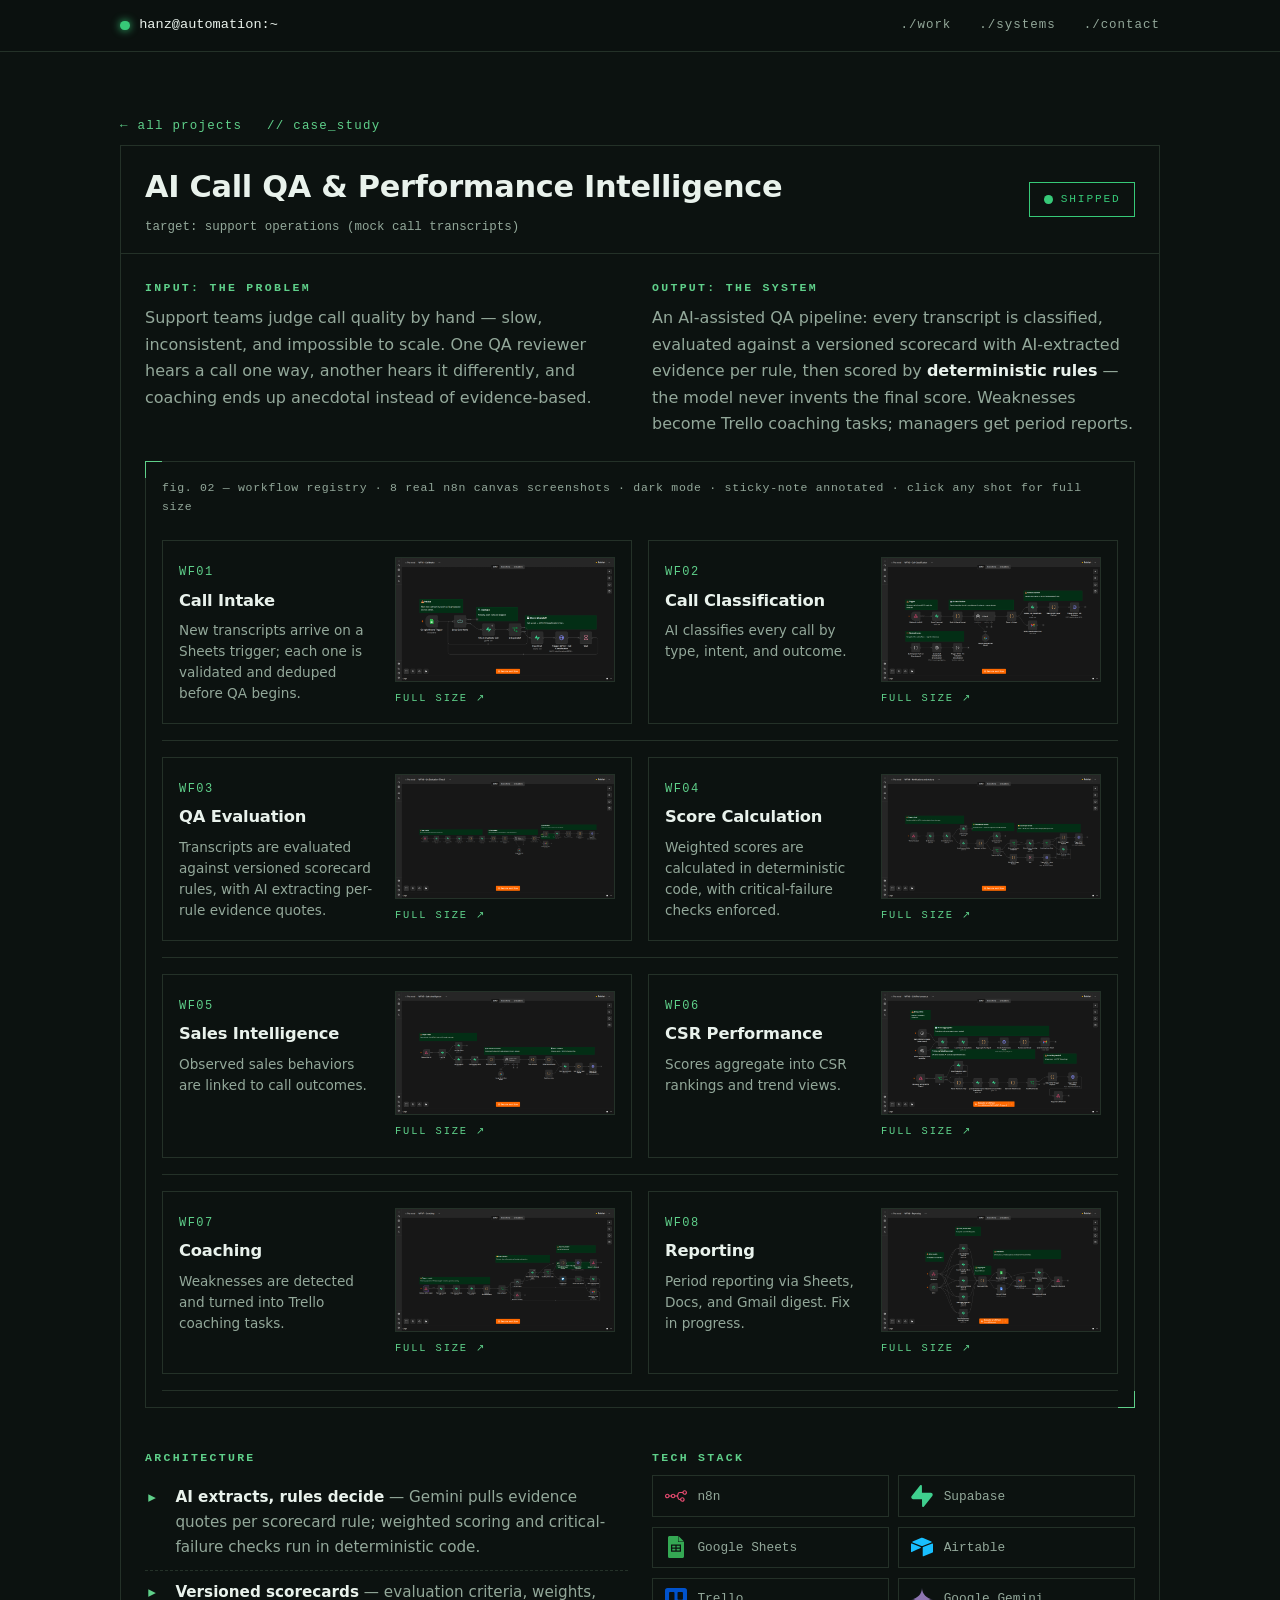
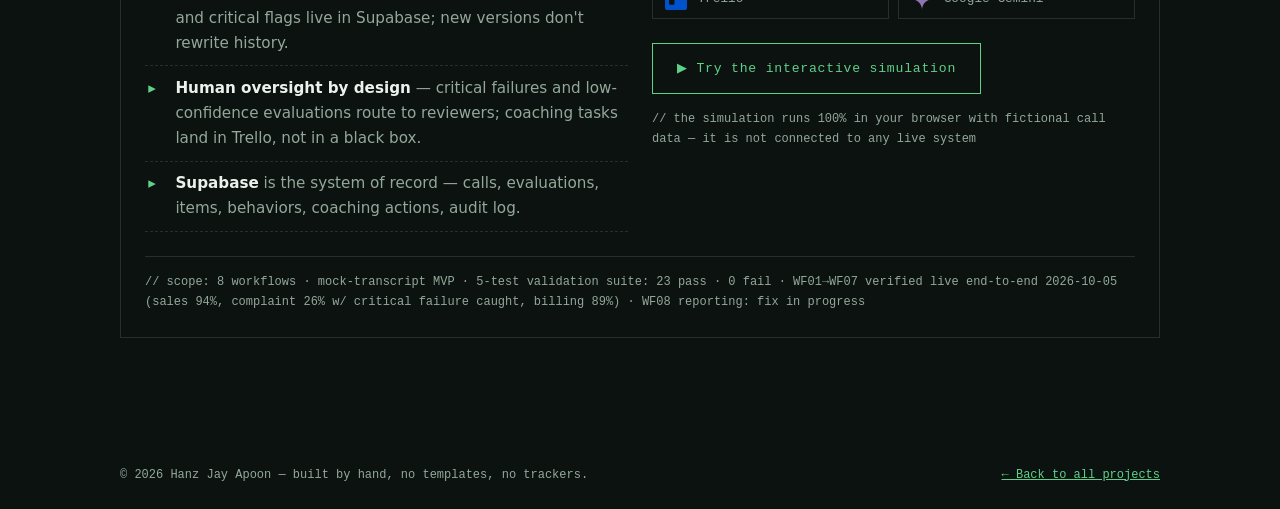
<file: call-qa.html>
<!DOCTYPE html>
<html lang="en">
<head>
<meta charset="UTF-8">
<meta name="viewport" content="width=device-width, initial-scale=1.0">
<meta name="description" content="AI Call QA & Performance Intelligence — AI-assisted call quality pipeline for support operations. Case study by Hanz Jay Apoon.">
<title>AI Call QA & Performance Intelligence — Case Study — Hanz Jay Apoon</title>
<link rel="stylesheet" href="style.css?v=20261006c">
</head>
<body>
<a class="skip-link" href="#main">Skip to content</a>
<header class="topbar">
  <div class="wrap topbar-inner">
    <a class="brand" href="index.html"><span class="dot" aria-hidden="true"></span>hanz@automation:~</a>
    <nav aria-label="Primary">
      <ul class="nav-list">
        <li><a class="nav-link" href="index.html#projects">./work</a></li>
        <li><a class="nav-link" href="index.html#systems">./systems</a></li>
        <li><a class="nav-link" href="index.html#contact">./contact</a></li>
      </ul>
    </nav>
  </div>
</header>
<main id="main">
  <section class="section" style="border-bottom:none">
    <div class="wrap">
      <p class="sec-label"><a href="index.html#projects" style="color:var(--accent);text-decoration:none">← all projects</a> <span class="n" style="margin-left:1rem">// case_study</span></p>
<article class="node" aria-labelledby="qa-h">
        <div class="node-head">
          <div>
            <h3 id="qa-h">AI Call QA &amp; Performance Intelligence</h3>
            <p class="node-sub">target: support operations <span style="color:var(--muted)">(mock call transcripts)</span></p>
          </div>
          <span class="status status--live"><i aria-hidden="true"></i>SHIPPED</span>
        </div>
        <div class="node-body">
          <div class="duo">
            <div><h4>input: the problem</h4><p>Support teams judge call quality by hand — slow, inconsistent, and impossible to scale. One QA reviewer hears a call one way, another hears it differently, and coaching ends up anecdotal instead of evidence-based.</p></div>
            <div><h4>output: the system</h4><p>An AI-assisted QA pipeline: every transcript is classified, evaluated against a versioned scorecard with AI-extracted evidence per rule, then scored by <strong>deterministic rules</strong> — the model never invents the final score. Weaknesses become Trello coaching tasks; managers get period reports.</p></div>
          </div>
                    <figure class="wffig">
            <figcaption>fig. 02 — workflow registry · 8 real n8n canvas screenshots · dark mode · sticky-note annotated · click any shot for full size</figcaption>
            <div class="wfrows">
            <div class="wfrow">
              <div class="wfunit">
                <div>
                  <span class="wfnum">WF01</span>
                  <h5>Call Intake</h5>
                  <p>New transcripts arrive on a Sheets trigger; each one is validated and deduped before QA begins.</p>
                </div>
                <a class="wfshot" href="assets/call-qa/screenshots/wf01.png" target="_blank" rel="noopener">
                  <img src="assets/call-qa/screenshots/wf01.png" alt="WF01 Call Intake — real n8n canvas screenshot, dark mode, sticky-note annotated" loading="lazy">
                  <span class="tag">full size &#8599;</span>
                </a>
              </div>
              <div class="wfunit">
                <div>
                  <span class="wfnum">WF02</span>
                  <h5>Call Classification</h5>
                  <p>AI classifies every call by type, intent, and outcome.</p>
                </div>
                <a class="wfshot" href="assets/call-qa/screenshots/wf02.png" target="_blank" rel="noopener">
                  <img src="assets/call-qa/screenshots/wf02.png" alt="WF02 Call Classification — real n8n canvas screenshot, dark mode, sticky-note annotated" loading="lazy">
                  <span class="tag">full size &#8599;</span>
                </a>
              </div>
            </div>
            <div class="wfrow">
              <div class="wfunit">
                <div>
                  <span class="wfnum">WF03</span>
                  <h5>QA Evaluation</h5>
                  <p>Transcripts are evaluated against versioned scorecard rules, with AI extracting per-rule evidence quotes.</p>
                </div>
                <a class="wfshot" href="assets/call-qa/screenshots/wf03.png" target="_blank" rel="noopener">
                  <img src="assets/call-qa/screenshots/wf03.png" alt="WF03 QA Evaluation — real n8n canvas screenshot, dark mode, sticky-note annotated" loading="lazy">
                  <span class="tag">full size &#8599;</span>
                </a>
              </div>
              <div class="wfunit">
                <div>
                  <span class="wfnum">WF04</span>
                  <h5>Score Calculation</h5>
                  <p>Weighted scores are calculated in deterministic code, with critical-failure checks enforced.</p>
                </div>
                <a class="wfshot" href="assets/call-qa/screenshots/wf04.png" target="_blank" rel="noopener">
                  <img src="assets/call-qa/screenshots/wf04.png" alt="WF04 Score Calculation — real n8n canvas screenshot, dark mode, sticky-note annotated" loading="lazy">
                  <span class="tag">full size &#8599;</span>
                </a>
              </div>
            </div>
            <div class="wfrow">
              <div class="wfunit">
                <div>
                  <span class="wfnum">WF05</span>
                  <h5>Sales Intelligence</h5>
                  <p>Observed sales behaviors are linked to call outcomes.</p>
                </div>
                <a class="wfshot" href="assets/call-qa/screenshots/wf05.png" target="_blank" rel="noopener">
                  <img src="assets/call-qa/screenshots/wf05.png" alt="WF05 Sales Intelligence — real n8n canvas screenshot, dark mode, sticky-note annotated" loading="lazy">
                  <span class="tag">full size &#8599;</span>
                </a>
              </div>
              <div class="wfunit">
                <div>
                  <span class="wfnum">WF06</span>
                  <h5>CSR Performance</h5>
                  <p>Scores aggregate into CSR rankings and trend views.</p>
                </div>
                <a class="wfshot" href="assets/call-qa/screenshots/wf06.png" target="_blank" rel="noopener">
                  <img src="assets/call-qa/screenshots/wf06.png" alt="WF06 CSR Performance — real n8n canvas screenshot, dark mode, sticky-note annotated" loading="lazy">
                  <span class="tag">full size &#8599;</span>
                </a>
              </div>
            </div>
            <div class="wfrow">
              <div class="wfunit">
                <div>
                  <span class="wfnum">WF07</span>
                  <h5>Coaching</h5>
                  <p>Weaknesses are detected and turned into Trello coaching tasks.</p>
                </div>
                <a class="wfshot" href="assets/call-qa/screenshots/wf07.png" target="_blank" rel="noopener">
                  <img src="assets/call-qa/screenshots/wf07.png" alt="WF07 Coaching — real n8n canvas screenshot, dark mode, sticky-note annotated" loading="lazy">
                  <span class="tag">full size &#8599;</span>
                </a>
              </div>
              <div class="wfunit">
                <div>
                  <span class="wfnum">WF08</span>
                  <h5>Reporting</h5>
                  <p>Period reporting via Sheets, Docs, and Gmail digest. Fix in progress.</p>
                </div>
                <a class="wfshot" href="assets/call-qa/screenshots/wf08.png" target="_blank" rel="noopener">
                  <img src="assets/call-qa/screenshots/wf08.png" alt="WF08 Reporting — real n8n canvas screenshot, dark mode, sticky-note annotated" loading="lazy">
                  <span class="tag">full size &#8599;</span>
                </a>
              </div>
            </div>
            </div>
          </figure>
          <div class="duo">
            <div>
              <h4>architecture</h4>
              <ul class="checklist">
                <li><strong>AI extracts, rules decide</strong> — Gemini pulls evidence quotes per scorecard rule; weighted scoring and critical-failure checks run in deterministic code.</li>
                <li><strong>Versioned scorecards</strong> — evaluation criteria, weights, and critical flags live in Supabase; new versions don't rewrite history.</li>
                <li><strong>Human oversight by design</strong> — critical failures and low-confidence evaluations route to reviewers; coaching tasks land in Trello, not in a black box.</li>
                <li><strong>Supabase</strong> is the system of record — calls, evaluations, items, behaviors, coaching actions, audit log.</li>
              </ul>
            </div>
                        <div>
              <h4>tech stack</h4>
              <ul class="stacklogos">
                <li><img src="assets/stack/n8n.svg" alt="n8n logo"><span>n8n</span></li>
                <li><img src="assets/stack/supabase.svg" alt="Supabase logo"><span>Supabase</span></li>
                <li><img src="assets/stack/googlesheets.svg" alt="Google Sheets logo"><span>Google Sheets</span></li>
                <li><img src="assets/stack/airtable.svg" alt="Airtable logo"><span>Airtable</span></li>
                <li><img src="assets/stack/trello.svg" alt="Trello logo"><span>Trello</span></li>
                <li><img src="assets/stack/googlegemini.svg" alt="Google Gemini logo"><span>Google Gemini</span></li>
              </ul>
              <p style="margin-top:var(--s4)"><a class="btn btn--ghost" href="call-qa-sim.html">▶ Try the interactive simulation</a></p>
              <p class="note" style="font-family:var(--mono);font-size:.75rem;color:var(--muted);margin-top:1rem">// the simulation runs 100% in your browser with fictional call data — it is not connected to any live system</p>
            </div>
          </div>
          <p class="scope">// scope: 8 workflows · mock-transcript MVP · 5-test validation suite: 23 pass · 0 fail · WF01→WF07 verified live end-to-end 2026-10-05 (sales 94%, complaint 26% w/ critical failure caught, billing 89%) · WF08 reporting: fix in progress</p>
        </div>
      </article>
    </div>
  </section>
</main>
<footer>
  <div class="wrap foot-inner">
    <p>&copy; <span id="year">2026</span> Hanz Jay Apoon — built by hand, no templates, no trackers.</p>
    <p><a href="index.html#projects">← Back to all projects</a></p>
  </div>
</footer>
<script src="script.js"></script>
</body>
</html>
</file>
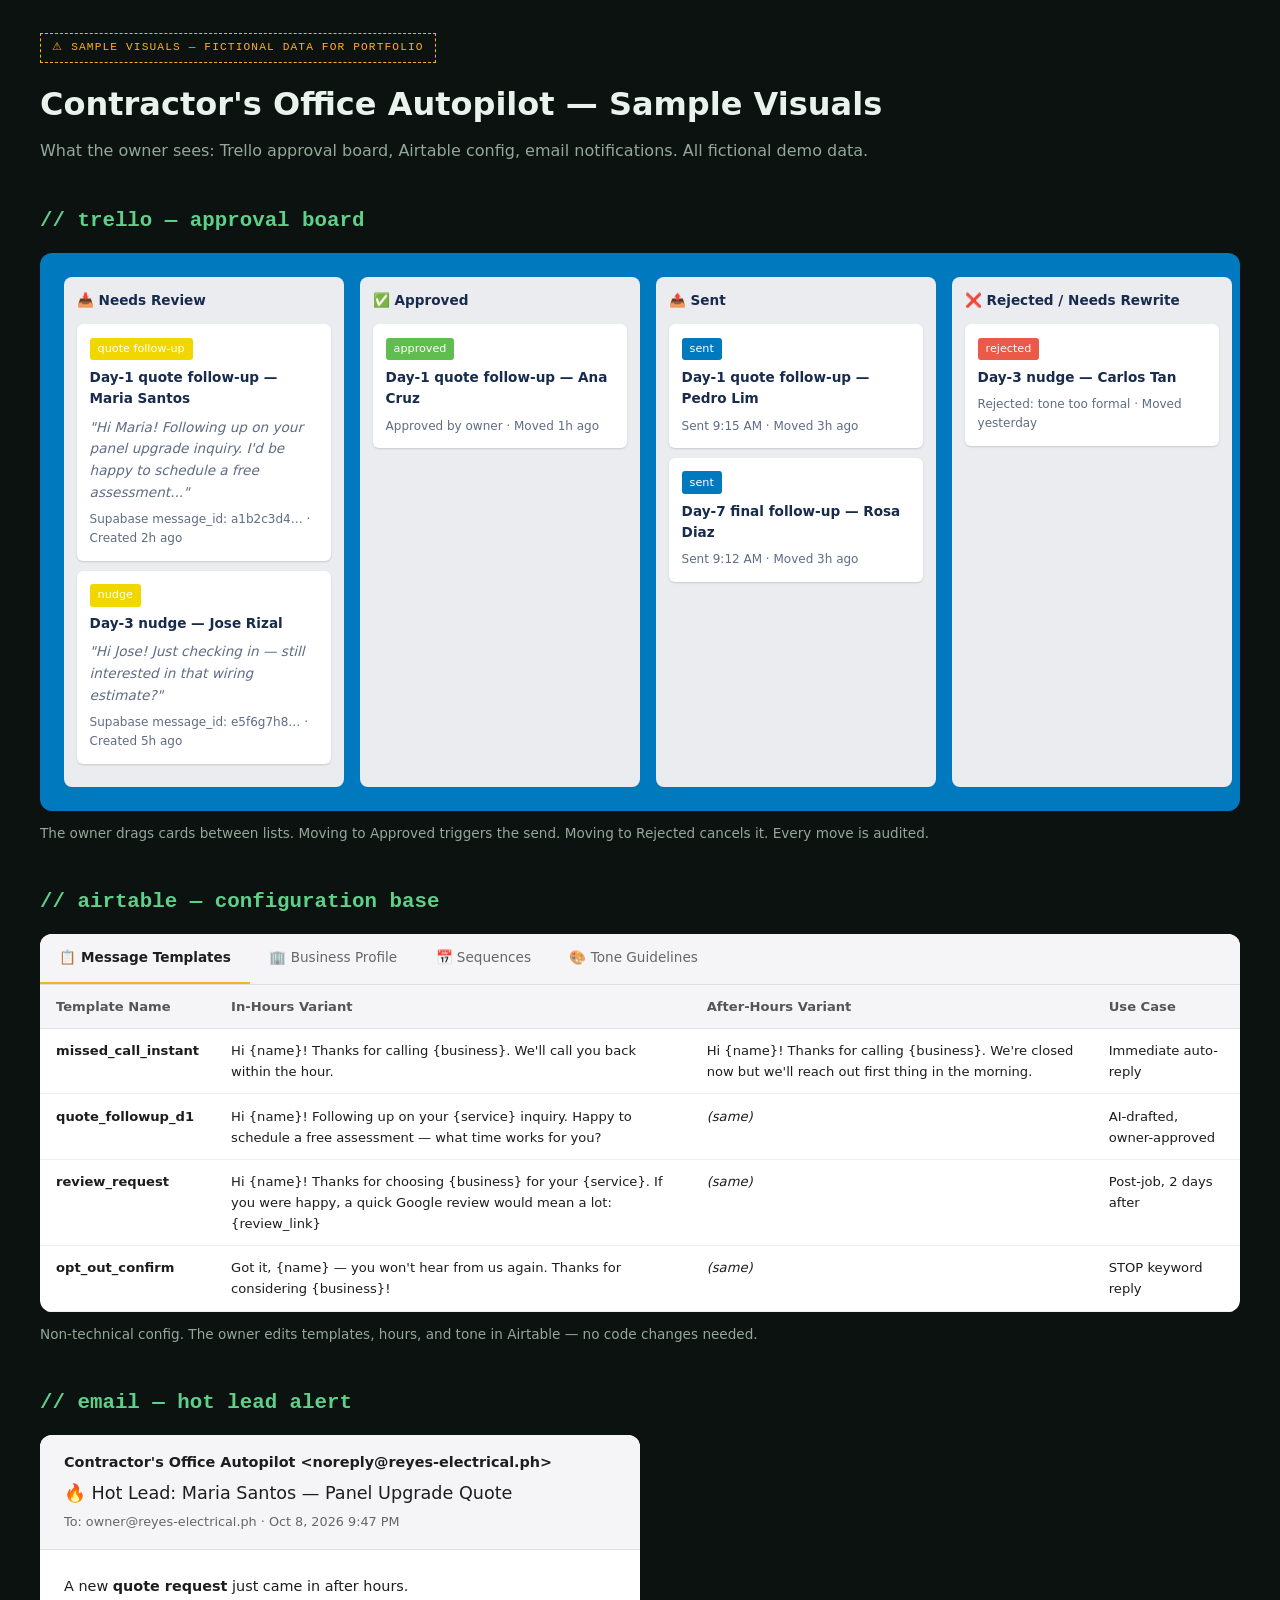
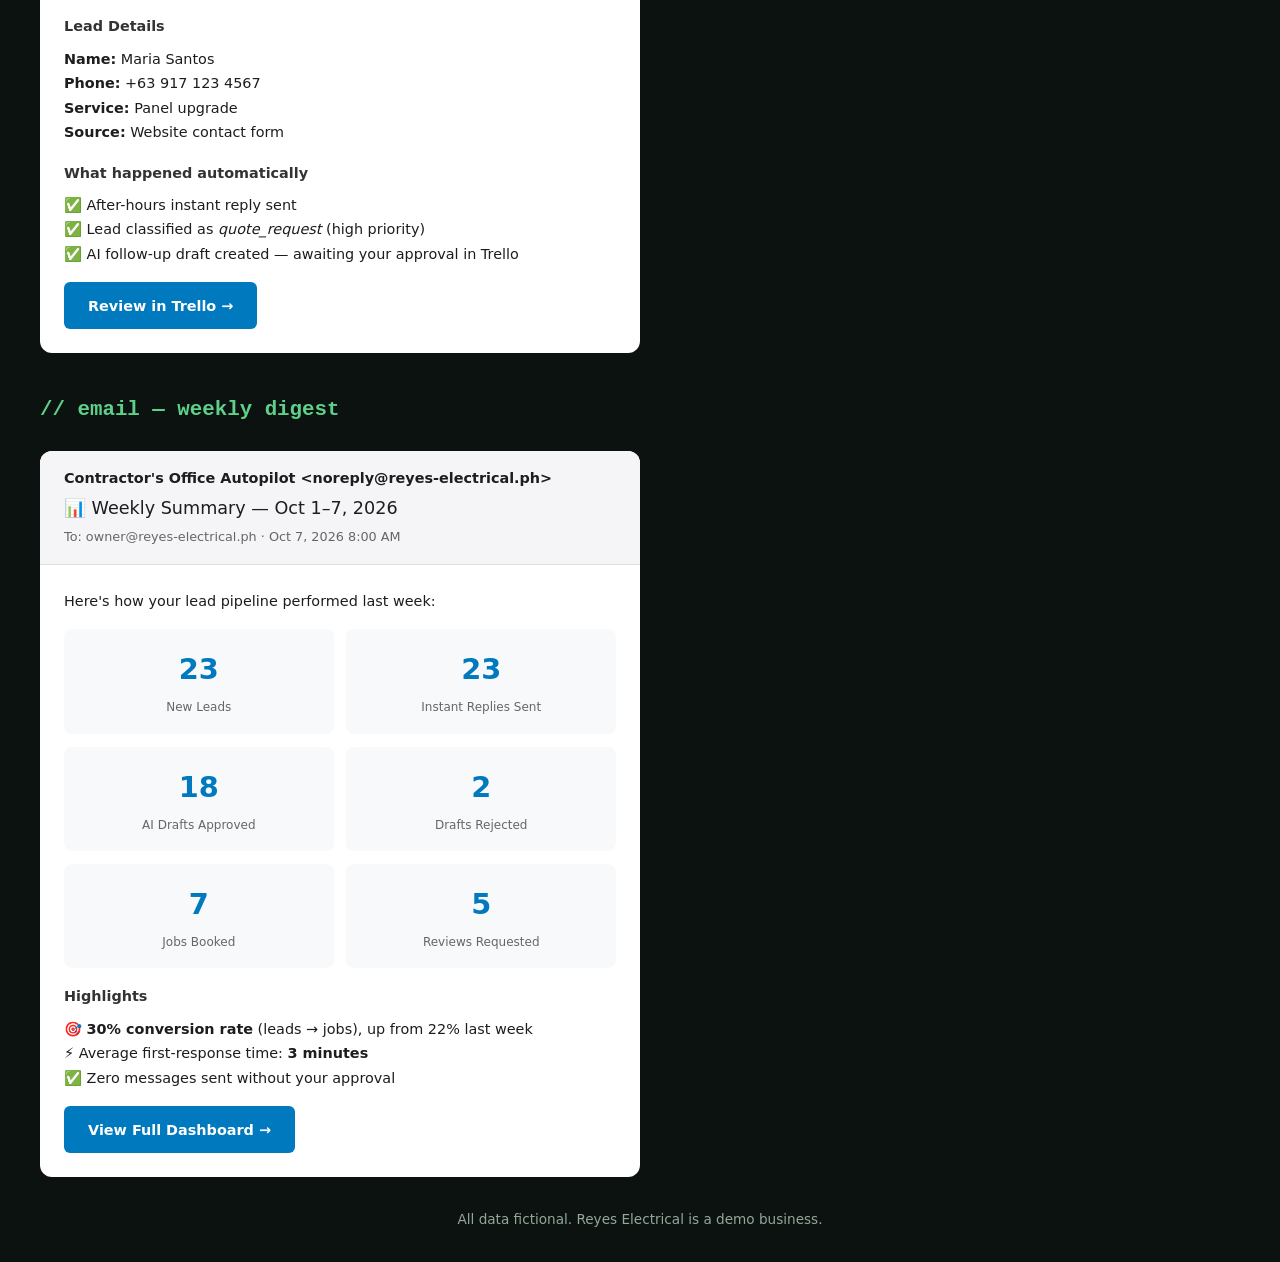
<file: coa-samples.html>
<!DOCTYPE html>
<html lang="en">
<head>
<meta charset="UTF-8">
<meta name="viewport" content="width=device-width, initial-scale=1.0">
<title>COA Sample Visuals — Trello, Airtable, Email</title>
<style>
:root{
  --bg:#0c1210; --panel:#111916; --ink:#e9f2ec; --muted:#93a89a;
  --line:#243128; --accent:#5fd08a; --warn:#ffb020;
  --mono:ui-monospace,'SF Mono',Menlo,Consolas,monospace;
  --disp:system-ui,-apple-system,'Segoe UI',Helvetica,Arial,sans-serif;
}
*{box-sizing:border-box;margin:0;padding:0}
body{background:var(--bg);color:var(--ink);font-family:var(--disp);line-height:1.6;padding:2rem}
.wrap{max-width:75rem;margin:0 auto}
h1{font-size:2rem;margin-bottom:.5rem}
.sub{color:var(--muted);margin-bottom:2rem}
h2{font-size:1.3rem;margin:2.5rem 0 1rem;color:var(--accent);font-family:var(--mono)}
.badge{display:inline-block;font-family:var(--mono);font-size:.7rem;border:1px dashed var(--warn);color:var(--warn);padding:.3rem .7rem;margin-bottom:1rem;letter-spacing:.1em}

/* TRELLO */
.trello-board{background:#0079bf;border-radius:12px;padding:1.5rem;overflow-x:auto}
.trello-lists{display:flex;gap:1rem;min-width:800px}
.trello-list{background:#ebecf0;border-radius:8px;padding:.8rem;width:280px;flex-shrink:0}
.trello-list h3{font-size:.85rem;color:#172b4d;margin-bottom:.8rem;font-weight:600}
.trello-card{background:#fff;border-radius:6px;padding:.8rem;margin-bottom:.6rem;box-shadow:0 1px 2px rgba(0,0,0,.15);color:#172b4d;font-size:.85rem}
.trello-card .card-title{font-weight:600;margin-bottom:.4rem}
.trello-card .card-meta{font-size:.75rem;color:#5e6c84;margin-top:.4rem}
.trello-card .card-label{display:inline-block;font-size:.7rem;padding:.15rem .5rem;border-radius:3px;color:#fff;margin-bottom:.4rem;margin-right:.3rem}
.label-green{background:#61bd4f}.label-yellow{background:#f2d600;color:#172b4d}.label-red{background:#eb5a46}.label-blue{background:#0079bf}

/* AIRTABLE */
.airtable{background:#fff;border-radius:12px;overflow:hidden;color:#1d1d1f}
.at-tabs{display:flex;background:#f5f5f7;border-bottom:1px solid #e0e0e0}
.at-tab{padding:.8rem 1.2rem;font-size:.85rem;color:#666;border-bottom:2px solid transparent;cursor:pointer}
.at-tab.active{color:#1d1d1f;border-bottom-color:#f0b429;font-weight:600}
.at-table{width:100%;border-collapse:collapse;font-size:.82rem}
.at-table th{background:#f5f5f7;text-align:left;padding:.7rem 1rem;font-weight:600;color:#555;border-bottom:1px solid #e0e0e0;white-space:nowrap}
.at-table td{padding:.7rem 1rem;border-bottom:1px solid #f0f0f0;vertical-align:top}
.at-table tr:hover td{background:#fafafa}

/* EMAIL */
.email{background:#fff;border-radius:12px;overflow:hidden;color:#1d1d1f;max-width:600px}
.email-header{background:#f5f5f7;padding:1rem 1.5rem;border-bottom:1px solid #e0e0e0}
.email-header .from{font-weight:600;font-size:.9rem}
.email-header .subject{font-size:1.1rem;margin-top:.3rem}
.email-body{padding:1.5rem;font-size:.9rem;line-height:1.7}
.email-body h4{margin:1rem 0 .5rem;color:#333}
.metric-grid{display:grid;grid-template-columns:1fr 1fr;gap:.8rem;margin:1rem 0}
.metric{background:#f8f9fa;border-radius:8px;padding:1rem;text-align:center}
.metric .num{font-size:1.8rem;font-weight:700;color:#0079bf}
.metric .lbl{font-size:.75rem;color:#666;margin-top:.2rem}
.email-cta{display:inline-block;background:#0079bf;color:#fff;padding:.7rem 1.5rem;border-radius:6px;text-decoration:none;margin-top:1rem;font-weight:600}
</style>
</head>
<body>
<div class="wrap">
<span class="badge">⚠ SAMPLE VISUALS — FICTIONAL DATA FOR PORTFOLIO</span>
<h1>Contractor's Office Autopilot — Sample Visuals</h1>
<p class="sub">What the owner sees: Trello approval board, Airtable config, email notifications. All fictional demo data.</p>

<h2>// trello — approval board</h2>
<div class="trello-board">
<div class="trello-lists">
  <div class="trello-list">
    <h3>📥 Needs Review</h3>
    <div class="trello-card">
      <span class="card-label label-yellow">quote follow-up</span>
      <div class="card-title">Day-1 quote follow-up — Maria Santos</div>
      <div style="font-style:italic;color:#5e6c84">"Hi Maria! Following up on your panel upgrade inquiry. I'd be happy to schedule a free assessment..."</div>
      <div class="card-meta">Supabase message_id: a1b2c3d4… · Created 2h ago</div>
    </div>
    <div class="trello-card">
      <span class="card-label label-yellow">nudge</span>
      <div class="card-title">Day-3 nudge — Jose Rizal</div>
      <div style="font-style:italic;color:#5e6c84">"Hi Jose! Just checking in — still interested in that wiring estimate?"</div>
      <div class="card-meta">Supabase message_id: e5f6g7h8… · Created 5h ago</div>
    </div>
  </div>
  <div class="trello-list">
    <h3>✅ Approved</h3>
    <div class="trello-card">
      <span class="card-label label-green">approved</span>
      <div class="card-title">Day-1 quote follow-up — Ana Cruz</div>
      <div class="card-meta">Approved by owner · Moved 1h ago</div>
    </div>
  </div>
  <div class="trello-list">
    <h3>📤 Sent</h3>
    <div class="trello-card">
      <span class="card-label label-blue">sent</span>
      <div class="card-title">Day-1 quote follow-up — Pedro Lim</div>
      <div class="card-meta">Sent 9:15 AM · Moved 3h ago</div>
    </div>
    <div class="trello-card">
      <span class="card-label label-blue">sent</span>
      <div class="card-title">Day-7 final follow-up — Rosa Diaz</div>
      <div class="card-meta">Sent 9:12 AM · Moved 3h ago</div>
    </div>
  </div>
  <div class="trello-list">
    <h3>❌ Rejected / Needs Rewrite</h3>
    <div class="trello-card">
      <span class="card-label label-red">rejected</span>
      <div class="card-title">Day-3 nudge — Carlos Tan</div>
      <div class="card-meta">Rejected: tone too formal · Moved yesterday</div>
    </div>
  </div>
</div>
</div>
<p style="color:var(--muted);font-size:.85rem;margin-top:.8rem">The owner drags cards between lists. Moving to Approved triggers the send. Moving to Rejected cancels it. Every move is audited.</p>

<h2>// airtable — configuration base</h2>
<div class="airtable">
  <div class="at-tabs">
    <div class="at-tab active">📋 Message Templates</div>
    <div class="at-tab">🏢 Business Profile</div>
    <div class="at-tab">📅 Sequences</div>
    <div class="at-tab">🎨 Tone Guidelines</div>
  </div>
  <table class="at-table">
    <thead><tr><th>Template Name</th><th>In-Hours Variant</th><th>After-Hours Variant</th><th>Use Case</th></tr></thead>
    <tbody>
      <tr><td><strong>missed_call_instant</strong></td><td>Hi {name}! Thanks for calling {business}. We'll call you back within the hour.</td><td>Hi {name}! Thanks for calling {business}. We're closed now but we'll reach out first thing in the morning.</td><td>Immediate auto-reply</td></tr>
      <tr><td><strong>quote_followup_d1</strong></td><td>Hi {name}! Following up on your {service} inquiry. Happy to schedule a free assessment — what time works for you?</td><td><em>(same)</em></td><td>AI-drafted, owner-approved</td></tr>
      <tr><td><strong>review_request</strong></td><td>Hi {name}! Thanks for choosing {business} for your {service}. If you were happy, a quick Google review would mean a lot: {review_link}</td><td><em>(same)</em></td><td>Post-job, 2 days after</td></tr>
      <tr><td><strong>opt_out_confirm</strong></td><td>Got it, {name} — you won't hear from us again. Thanks for considering {business}!</td><td><em>(same)</em></td><td>STOP keyword reply</td></tr>
    </tbody>
  </table>
</div>
<p style="color:var(--muted);font-size:.85rem;margin-top:.8rem">Non-technical config. The owner edits templates, hours, and tone in Airtable — no code changes needed.</p>

<h2>// email — hot lead alert</h2>
<div class="email">
  <div class="email-header">
    <div class="from">Contractor's Office Autopilot &lt;noreply@reyes-electrical.ph&gt;</div>
    <div class="subject">🔥 Hot Lead: Maria Santos — Panel Upgrade Quote</div>
    <div style="font-size:.8rem;color:#666;margin-top:.3rem">To: owner@reyes-electrical.ph · Oct 8, 2026 9:47 PM</div>
  </div>
  <div class="email-body">
    <p>A new <strong>quote request</strong> just came in after hours.</p>
    <h4>Lead Details</h4>
    <p><strong>Name:</strong> Maria Santos<br>
    <strong>Phone:</strong> +63 917 123 4567<br>
    <strong>Service:</strong> Panel upgrade<br>
    <strong>Source:</strong> Website contact form</p>
    <h4>What happened automatically</h4>
    <p>✅ After-hours instant reply sent<br>
    ✅ Lead classified as <em>quote_request</em> (high priority)<br>
    ✅ AI follow-up draft created — awaiting your approval in Trello</p>
    <a href="#" class="email-cta">Review in Trello →</a>
  </div>
</div>

<h2>// email — weekly digest</h2>
<div class="email" style="margin-top:1.5rem">
  <div class="email-header">
    <div class="from">Contractor's Office Autopilot &lt;noreply@reyes-electrical.ph&gt;</div>
    <div class="subject">📊 Weekly Summary — Oct 1–7, 2026</div>
    <div style="font-size:.8rem;color:#666;margin-top:.3rem">To: owner@reyes-electrical.ph · Oct 7, 2026 8:00 AM</div>
  </div>
  <div class="email-body">
    <p>Here's how your lead pipeline performed last week:</p>
    <div class="metric-grid">
      <div class="metric"><div class="num">23</div><div class="lbl">New Leads</div></div>
      <div class="metric"><div class="num">23</div><div class="lbl">Instant Replies Sent</div></div>
      <div class="metric"><div class="num">18</div><div class="lbl">AI Drafts Approved</div></div>
      <div class="metric"><div class="num">2</div><div class="lbl">Drafts Rejected</div></div>
      <div class="metric"><div class="num">7</div><div class="lbl">Jobs Booked</div></div>
      <div class="metric"><div class="num">5</div><div class="lbl">Reviews Requested</div></div>
    </div>
    <h4>Highlights</h4>
    <p>🎯 <strong>30% conversion rate</strong> (leads → jobs), up from 22% last week<br>
    ⚡ Average first-response time: <strong>3 minutes</strong><br>
    ✅ Zero messages sent without your approval</p>
    <a href="#" class="email-cta">View Full Dashboard →</a>
  </div>
</div>

<p style="color:var(--muted);font-size:.85rem;margin-top:2rem;text-align:center">All data fictional. Reyes Electrical is a demo business.</p>
</div>
</body>
</html>
</file>
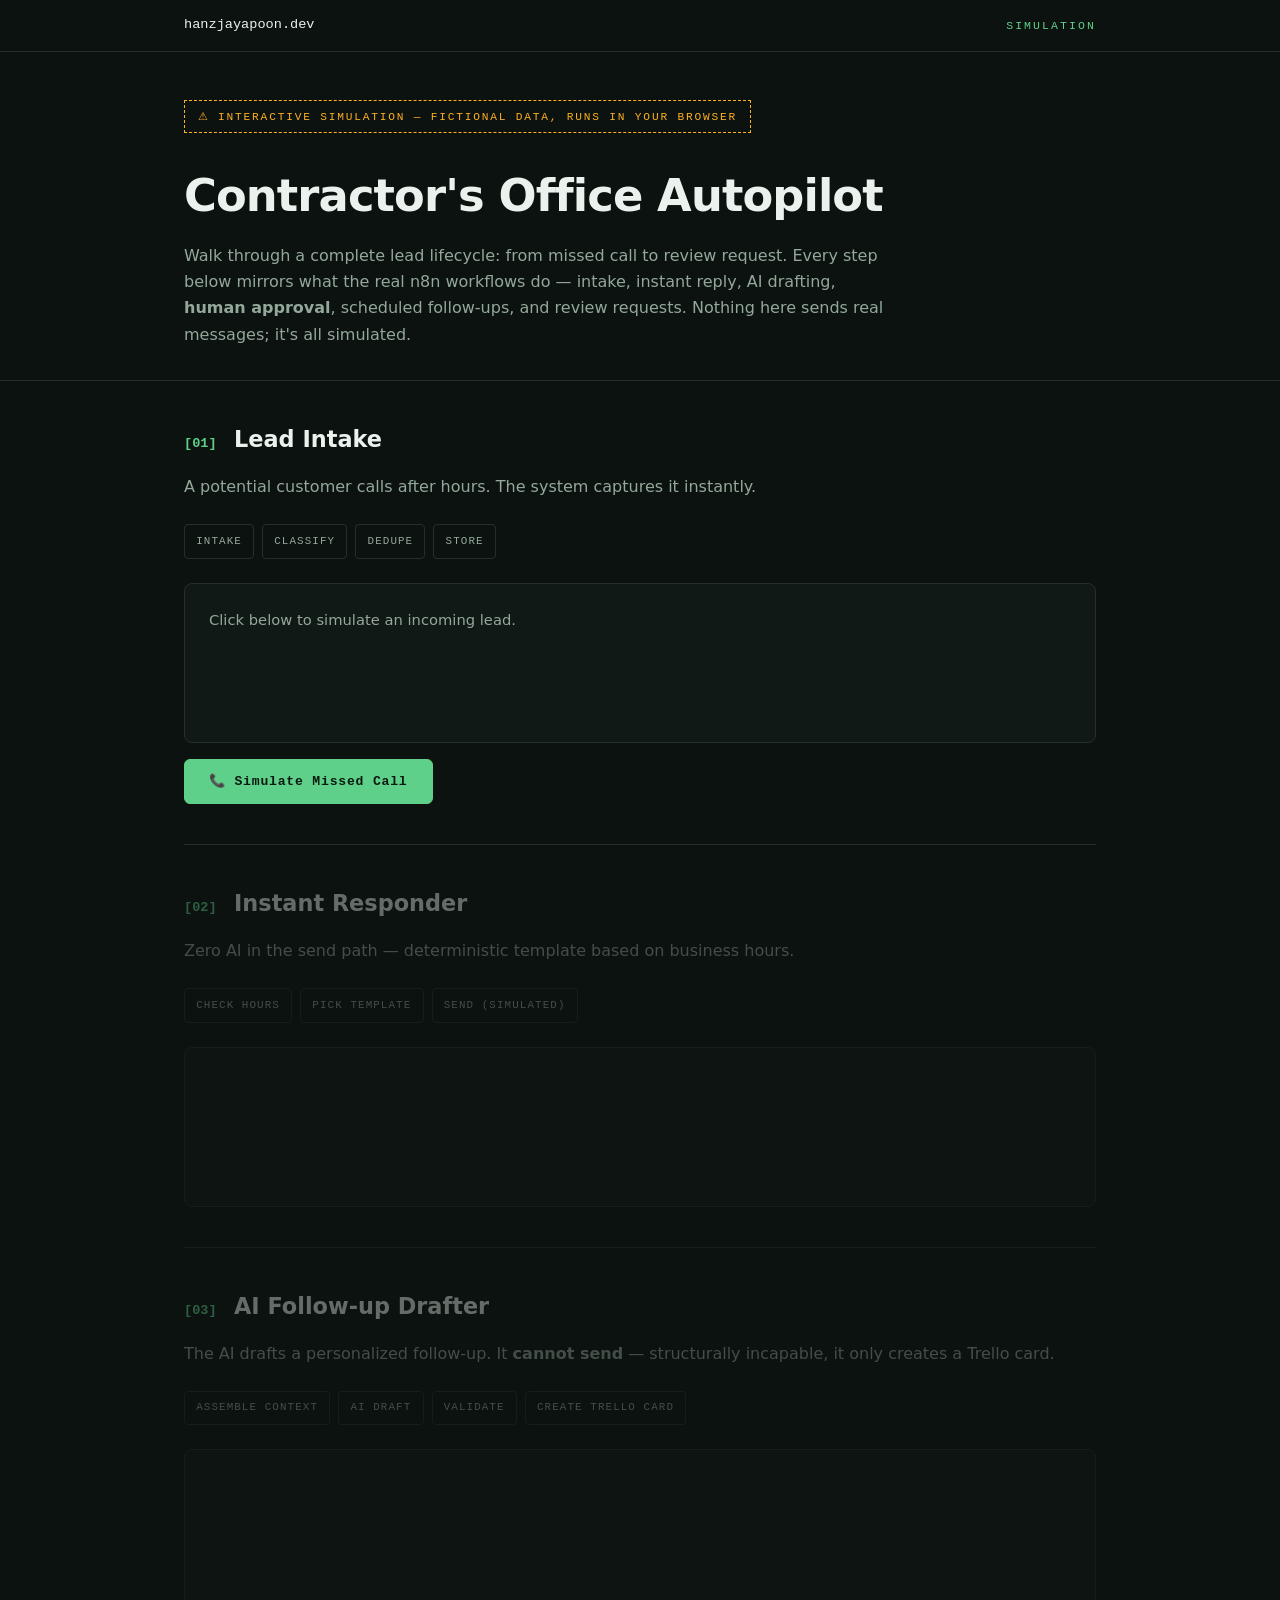
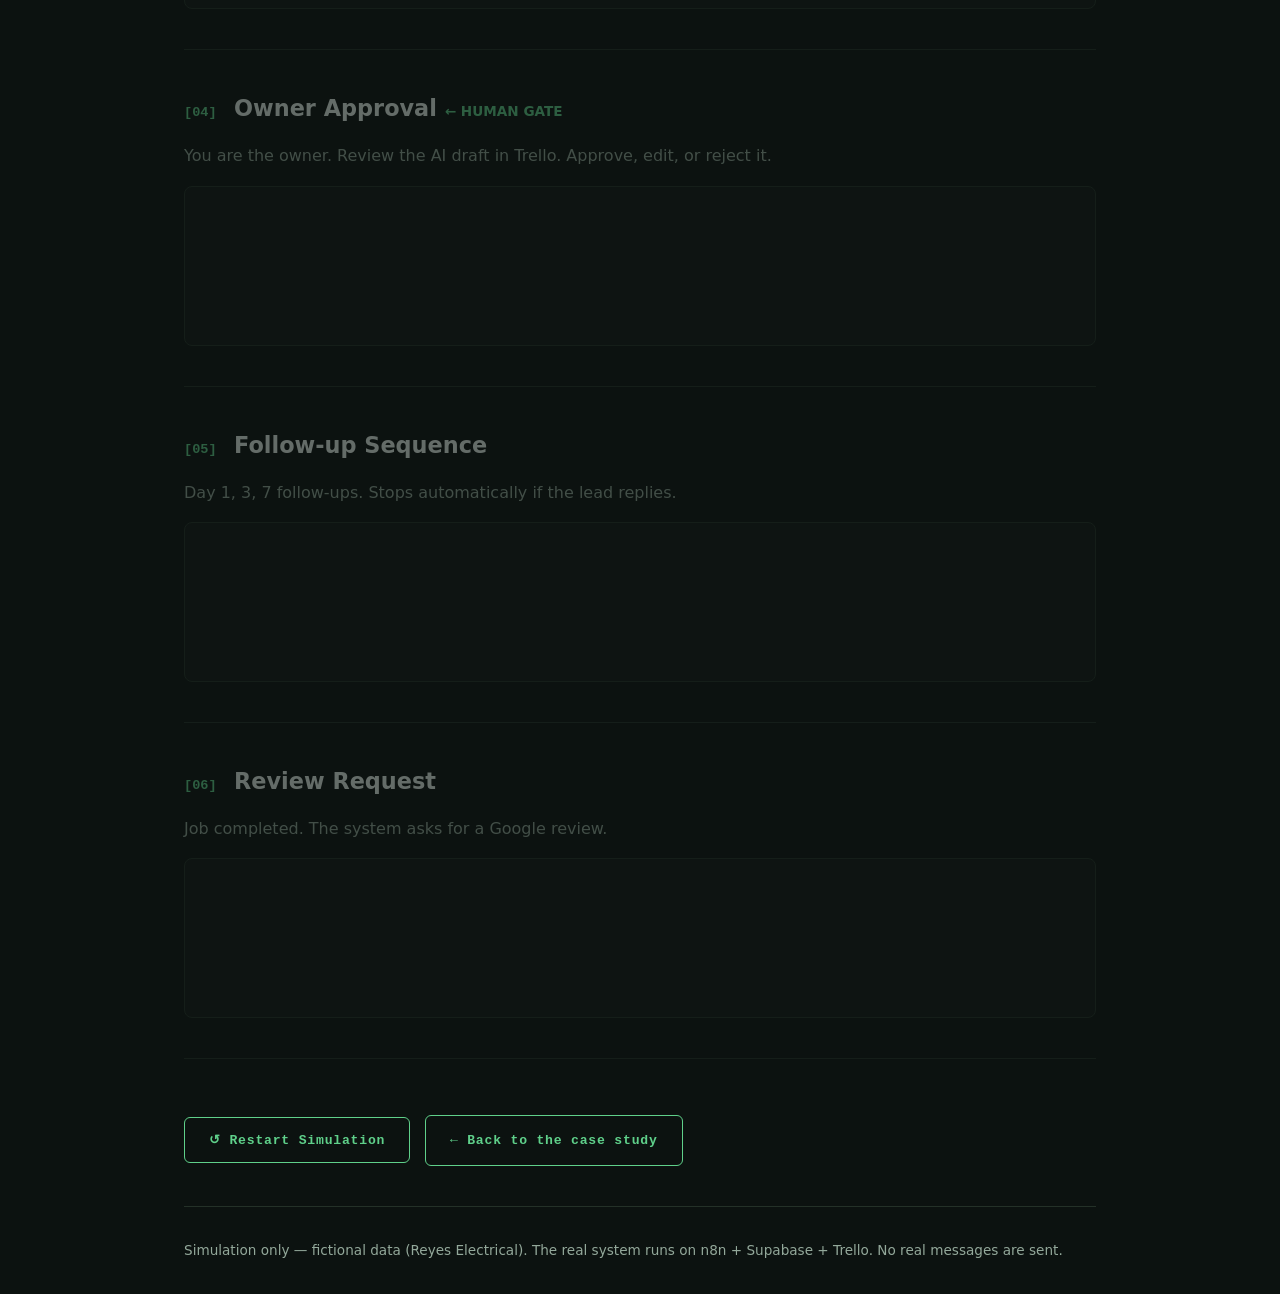
<file: coa-sim.html>
<!DOCTYPE html>
<html lang="en">
<head>
<meta charset="UTF-8">
<meta name="viewport" content="width=device-width, initial-scale=1.0">
<meta name="description" content="Interactive simulation: Contractor's Office Autopilot. Fictional demo data, runs entirely in your browser.">
<title>COA Simulation — Hanz Jay Apoon</title>
<style>
:root{
  --bg:#0c1210; --panel:#111916; --ink:#e9f2ec; --muted:#93a89a;
  --line:#243128; --accent:#5fd08a; --accent-ink:#0a1a10; --ok:#37c978;
  --warn:#ffb020; --bad:#ff5d5d; --info:#5aa9ff;
  --mono:ui-monospace,'SF Mono',SFMono-Regular,Menlo,Consolas,'Liberation Mono',monospace;
  --disp:system-ui,-apple-system,'Segoe UI',Helvetica,Arial,sans-serif;
}
*{box-sizing:border-box;margin:0;padding:0}
body{background:var(--bg);color:var(--ink);font-family:var(--disp);line-height:1.65;-webkit-font-smoothing:antialiased}
.wrap{max-width:62rem;margin-inline:auto;padding-inline:clamp(1.25rem,4vw,2.5rem)}
a{color:var(--accent)}
.topbar{border-bottom:1px solid var(--line);padding:.9rem 0}
.topbar .wrap{display:flex;justify-content:space-between;align-items:center}
.brand{font-family:var(--mono);font-size:.85rem;color:var(--ink);text-decoration:none}
.tag{font-family:var(--mono);font-size:.72rem;letter-spacing:.18em;text-transform:uppercase;color:var(--accent)}
.hero{padding:3rem 0 2rem;border-bottom:1px solid var(--line)}
.hero h1{font-size:clamp(1.8rem,4.5vw,2.8rem);letter-spacing:-.02em;margin:.6rem 0}
.hero p{color:var(--muted);max-width:44rem}
.sim-badge{display:inline-block;font-family:var(--mono);font-size:.7rem;letter-spacing:.16em;border:1px dashed var(--warn);color:var(--warn);padding:.4rem .8rem;margin-bottom:1rem}
.section{padding:2.5rem 0;border-bottom:1px solid var(--line)}
.section h2{font-size:1.4rem;margin-bottom:1rem}
.section h2 .n{font-family:var(--mono);color:var(--accent);font-size:.85rem;margin-right:.6rem}
.stages{display:flex;flex-wrap:wrap;gap:.5rem;margin:1.5rem 0}
.stage{font-family:var(--mono);font-size:.68rem;letter-spacing:.1em;border:1px solid var(--line);color:var(--muted);padding:.45rem .7rem;border-radius:4px}
.stage.on{border-color:var(--accent);color:var(--accent);background:rgba(95,208,138,.08)}
.stage.done{border-color:var(--ok);color:var(--ok)}
.stage.fail{border-color:var(--bad);color:var(--bad)}
.stage-out{background:var(--panel);border:1px solid var(--line);padding:1.5rem;min-height:10rem;font-size:.92rem;border-radius:8px}
.btn{font-family:var(--mono);font-size:.82rem;letter-spacing:.06em;padding:.85rem 1.5rem;border:1px solid var(--accent);display:inline-block;cursor:pointer;background:var(--accent);color:var(--accent-ink);font-weight:700;text-decoration:none;border-radius:6px;margin-right:.6rem;margin-top:1rem}
.btn:disabled{opacity:.4;cursor:default}
.btn--ghost{background:transparent;color:var(--accent)}
.btn--warn{background:transparent;color:var(--warn);border-color:var(--warn)}
.btn--bad{background:transparent;color:var(--bad);border-color:var(--bad)}
.kv{display:grid;grid-template-columns:11rem 1fr;gap:.3rem .8rem;font-size:.9rem;margin:.6rem 0}
.kv dt{font-family:var(--mono);font-size:.75rem;color:var(--muted);letter-spacing:.06em}
.kv dd{color:var(--ink)}
.trello-card{background:#1a2420;border:1px solid var(--line);border-radius:8px;padding:1.25rem;margin:1rem 0}
.trello-card h4{font-family:var(--mono);font-size:.85rem;color:var(--accent);margin-bottom:.6rem}
.trello-card .draft{background:var(--bg);border-left:3px solid var(--warn);padding:.8rem 1rem;margin:.8rem 0;font-style:italic;color:var(--muted)}
.trello-actions{display:flex;gap:.6rem;margin-top:1rem;flex-wrap:wrap}
.log{font-family:var(--mono);font-size:.78rem;color:var(--muted);margin-top:1rem;max-height:12rem;overflow:auto}
.log .t{color:var(--accent)}
.log .w{color:var(--warn)}
.log .e{color:var(--bad)}
.timeline{position:relative;padding-left:1.5rem;margin:1rem 0}
.timeline::before{content:'';position:absolute;left:.4rem;top:.5rem;bottom:.5rem;width:2px;background:var(--line)}
.tl-item{position:relative;margin-bottom:1.2rem}
.tl-item::before{content:'';position:absolute;left:-1.35rem;top:.35rem;width:.7rem;height:.7rem;border-radius:50%;background:var(--line);border:2px solid var(--bg)}
.tl-item.done::before{background:var(--ok)}
.tl-item.active::before{background:var(--accent);box-shadow:0 0 0 4px rgba(95,208,138,.2)}
.tl-item .tl-time{font-family:var(--mono);font-size:.7rem;color:var(--muted);letter-spacing:.08em}
.tl-item .tl-desc{font-size:.9rem;margin-top:.2rem}
footer{padding:2rem 0;color:var(--muted);font-size:.85rem}
</style>
</head>
<body>
<div class="topbar"><div class="wrap">
  <a class="brand" href="index.html">hanzjayapoon.dev</a>
  <span class="tag">simulation</span>
</div></div>

<div class="hero"><div class="wrap">
  <span class="sim-badge">⚠ INTERACTIVE SIMULATION — FICTIONAL DATA, RUNS IN YOUR BROWSER</span>
  <h1>Contractor's Office Autopilot</h1>
  <p>Walk through a complete lead lifecycle: from missed call to review request. Every step below mirrors what the real n8n workflows do — intake, instant reply, AI drafting, <strong>human approval</strong>, scheduled follow-ups, and review requests. Nothing here sends real messages; it's all simulated.</p>
</div></div>

<div class="wrap">
<!-- STAGE 1: Lead comes in -->
<div class="section" id="s1">
  <h2><span class="n">[01]</span> Lead Intake</h2>
  <p style="color:var(--muted);margin-bottom:1rem">A potential customer calls after hours. The system captures it instantly.</p>
  <div class="stages" id="stages1">
    <span class="stage" data-s="intake">INTAKE</span>
    <span class="stage" data-s="classify">CLASSIFY</span>
    <span class="stage" data-s="dedupe">DEDUPE</span>
    <span class="stage" data-s="store">STORE</span>
  </div>
  <div class="stage-out" id="out1">
    <p style="color:var(--muted)">Click below to simulate an incoming lead.</p>
  </div>
  <button class="btn" onclick="runIntake()">📞 Simulate Missed Call</button>
</div>

<!-- STAGE 2: Instant response -->
<div class="section" id="s2" style="opacity:.4;pointer-events:none">
  <h2><span class="n">[02]</span> Instant Responder</h2>
  <p style="color:var(--muted);margin-bottom:1rem">Zero AI in the send path — deterministic template based on business hours.</p>
  <div class="stages" id="stages2">
    <span class="stage" data-s="hours">CHECK HOURS</span>
    <span class="stage" data-s="template">PICK TEMPLATE</span>
    <span class="stage" data-s="send">SEND (SIMULATED)</span>
  </div>
  <div class="stage-out" id="out2"></div>
</div>

<!-- STAGE 3: AI Draft -->
<div class="section" id="s3" style="opacity:.4;pointer-events:none">
  <h2><span class="n">[03]</span> AI Follow-up Drafter</h2>
  <p style="color:var(--muted);margin-bottom:1rem">The AI drafts a personalized follow-up. It <strong>cannot send</strong> — structurally incapable, it only creates a Trello card.</p>
  <div class="stages" id="stages3">
    <span class="stage" data-s="context">ASSEMBLE CONTEXT</span>
    <span class="stage" data-s="draft">AI DRAFT</span>
    <span class="stage" data-s="validate">VALIDATE</span>
    <span class="stage" data-s="card">CREATE TRELLO CARD</span>
  </div>
  <div class="stage-out" id="out3"></div>
</div>

<!-- STAGE 4: Approval -->
<div class="section" id="s4" style="opacity:.4;pointer-events:none">
  <h2><span class="n">[04]</span> Owner Approval <span style="color:var(--accent);font-size:.85rem">← HUMAN GATE</span></h2>
  <p style="color:var(--muted);margin-bottom:1rem">You are the owner. Review the AI draft in Trello. Approve, edit, or reject it.</p>
  <div class="stage-out" id="out4"></div>
</div>

<!-- STAGE 5: Sequence -->
<div class="section" id="s5" style="opacity:.4;pointer-events:none">
  <h2><span class="n">[05]</span> Follow-up Sequence</h2>
  <p style="color:var(--muted);margin-bottom:1rem">Day 1, 3, 7 follow-ups. Stops automatically if the lead replies.</p>
  <div class="timeline" id="timeline5"></div>
  <div class="stage-out" id="out5"></div>
</div>

<!-- STAGE 6: Review -->
<div class="section" id="s6" style="opacity:.4;pointer-events:none">
  <h2><span class="n">[06]</span> Review Request</h2>
  <p style="color:var(--muted);margin-bottom:1rem">Job completed. The system asks for a Google review.</p>
  <div class="stage-out" id="out6"></div>
</div>

<div class="section">
  <button class="btn btn--ghost" onclick="location.reload()">↺ Restart Simulation</button>
  <a class="btn btn--ghost" href="coa.html" style="text-decoration:none">← Back to the case study</a>
</div>
</div>

<footer><div class="wrap">
  <p>Simulation only — fictional data (Reyes Electrical). The real system runs on n8n + Supabase + Trello. No real messages are sent.</p>
</div></footer>

<script>
// State
let lead = null;
let draft = null;

function setStage(containerId, stage, state) {
  const el = document.querySelector(`#${containerId} [data-s="${stage}"]`);
  if (el) { el.classList.remove('on','done','fail'); if (state) el.classList.add(state); }
}
function unlock(id) {
  const el = document.getElementById(id);
  el.style.opacity = '1'; el.style.pointerEvents = 'auto';
  el.scrollIntoView({behavior:'smooth', block:'center'});
}
function log(msg, cls='') {
  return `<div class="log"><span class="${cls}">${msg}</span></div>`;
}

// STAGE 1: Intake
function runIntake() {
  const stages = ['intake','classify','dedupe','store'];
  let i = 0;
  const out = document.getElementById('out1');
  out.innerHTML = '<p>Processing...</p>';
  
  function next() {
    if (i > 0) setStage('stages1', stages[i-1], 'done');
    if (i >= stages.length) {
      lead = { name: 'Maria Santos', phone: '+639171234567', service: 'Panel upgrade', type: 'quote_request' };
      out.innerHTML = `
        <dl class="kv">
          <dt>NAME</dt><dd>${lead.name}</dd>
          <dt>PHONE</dt><dd>${lead.phone}</dd>
          <dt>SERVICE</dt><dd>${lead.service}</dd>
          <dt>CLASSIFICATION</dt><dd><span style="color:var(--accent)">quote_request</span> — explicit price inquiry</dd>
          <dt>DEDUPE</dt><dd>No existing lead found — new record created</dd>
          <dt>LEAD ID</dt><dd><span style="font-family:var(--mono);font-size:.8rem">a1b2c3d4-... (simulated)</span></dd>
        </dl>
        ${log('✓ WF01 complete — lead stored, classified as quote_request', 't')}`;
      unlock('s2');
      setTimeout(runResponder, 800);
      return;
    }
    setStage('stages1', stages[i], 'on');
    i++;
    setTimeout(next, 600);
  }
  next();
}

// STAGE 2: Instant responder
function runResponder() {
  const stages = ['hours','template','send'];
  let i = 0;
  const out = document.getElementById('out2');
  
  function next() {
    if (i > 0) setStage('stages2', stages[i-1], 'done');
    if (i >= stages.length) {
      out.innerHTML = `
        <dl class="kv">
          <dt>BUSINESS HOURS</dt><dd>After hours (9:47 PM) — using after-hours template</dd>
          <dt>TEMPLATE</dt><dd>after_hours_missed_call</dd>
          <dt>MESSAGE SENT</dt><dd style="font-style:italic">"Hi Maria! Thanks for calling Reyes Electrical. We're closed right now but we'll get back to you first thing in the morning. — Mang Domeng"</dd>
          <dt>STATUS</dt><dd><span style="color:var(--ok)">Sent (simulated)</span></dd>
        </dl>
        ${log('✓ WF02 complete — deterministic reply, zero AI in send path', 't')}`;
      unlock('s3');
      setTimeout(runDrafter, 800);
      return;
    }
    setStage('stages2', stages[i], 'on');
    i++;
    setTimeout(next, 600);
  }
  next();
}

// STAGE 3: AI Drafter
function runDrafter() {
  const stages = ['context','draft','validate','card'];
  let i = 0;
  const out = document.getElementById('out3');
  
  function next() {
    if (i > 0) setStage('stages3', stages[i-1], 'done');
    if (i >= stages.length) {
      draft = "Hi Maria! Following up on your panel upgrade inquiry. I'd be happy to schedule a free assessment at your convenience. Let me know what time works for you this week!";
      out.innerHTML = `
        <dl class="kv">
          <dt>AI MODEL</dt><dd>Google Gemini (via n8n)</dd>
          <dt>PERSONALIZATION</dt><dd>Used lead's first name "Maria", service "panel upgrade"</dd>
          <dt>VALIDATION</dt><dd><span style="color:var(--ok)">✓</span> No prices &nbsp; <span style="color:var(--ok)">✓</span> No time commitments &nbsp; <span style="color:var(--ok)">✓</span> No invented services</dd>
          <dt>TRELLO CARD</dt><dd>Created in <strong>Needs Review</strong> list</dd>
        </dl>
        <div class="trello-card">
          <h4>📋 Trello Card — Needs Review</h4>
          <p><strong>Day-1 quote follow-up — Maria Santos</strong></p>
          <div class="draft">"${draft}"</div>
          <p style="font-size:.8rem;color:var(--muted)">Supabase message_id: a1b2c3d4-... · Status: pending_approval</p>
        </div>
        ${log('✓ WF03 complete — draft created, awaiting human approval. AI cannot send.', 't')}`;
      unlock('s4');
      showApproval();
      return;
    }
    setStage('stages3', stages[i], 'on');
    i++;
    setTimeout(next, 700);
  }
  next();
}

// STAGE 4: Approval
function showApproval() {
  const out = document.getElementById('out4');
  out.innerHTML = `
    <div class="trello-card">
      <h4>📋 Your Turn — Review This Draft</h4>
      <p><strong>From:</strong> AI Assistant &nbsp; <strong>To:</strong> Maria Santos</p>
      <div class="draft">"${draft}"</div>
      <div class="trello-actions">
        <button class="btn" onclick="approveDraft()">✓ Approve & Send</button>
        <button class="btn btn--warn" onclick="editDraft()">✏️ Edit First</button>
        <button class="btn btn--bad" onclick="rejectDraft()">✗ Reject</button>
      </div>
    </div>
    <p style="font-size:.85rem;color:var(--muted);margin-top:.8rem">This is the human gate. Nothing sends without your decision.</p>`;
}

function approveDraft() {
  document.getElementById('out4').innerHTML += log('✓ You approved — message marked sent, card moved to Sent list', 't');
  unlock('s5');
  runSequence('approved');
}
function editDraft() {
  const edited = prompt('Edit the draft:', draft);
  if (edited) {
    draft = edited;
    document.getElementById('out4').innerHTML += log('✓ You edited — your version will be sent instead of the AI draft', 'w');
    unlock('s5');
    runSequence('edited');
  }
}
function rejectDraft() {
  document.getElementById('out4').innerHTML += log('✗ You rejected — message marked rejected, no send. Audit logged.', 'e');
  document.getElementById('out5').innerHTML = '<p style="color:var(--muted)">Sequence cancelled — draft was rejected. The lead stays in the system for manual follow-up.</p>';
  unlock('s5');
  document.getElementById('s5').querySelector('#timeline5').innerHTML = `
    <div class="tl-item done"><div class="tl-time">NOW</div><div class="tl-desc">Draft rejected by owner — no follow-ups scheduled</div></div>`;
  unlock('s6');
  showReviewSkipped();
}
function showReviewSkipped() {
  document.getElementById('out6').innerHTML = '<p style="color:var(--muted)">No review request — the lead did not convert to a job in this simulation.</p>';
}

// STAGE 5: Sequence
function runSequence(mode) {
  const tl = document.getElementById('timeline5');
  const out = document.getElementById('out5');
  const steps = [
    { day: 'Day 1', desc: `Follow-up sent (${mode})`, done: true },
    { day: 'Day 3', desc: 'Nudge — "Just checking in..."', done: true },
    { day: 'Day 7', desc: 'Final follow-up', done: false },
  ];
  tl.innerHTML = steps.map((s, i) =>
    `<div class="tl-item ${s.done ? 'done' : ''}" id="tl${i}">
      <div class="tl-time">${s.day.toUpperCase()}</div><div class="tl-desc">${s.desc}</div>
    </div>`).join('');
  
  // Simulate lead replying on day 5 — sequence stops
  setTimeout(() => {
    document.getElementById('tl2').classList.add('active');
    out.innerHTML = `
      <dl class="kv">
        <dt>DAY 5</dt><dd><span style="color:var(--warn)">Lead replied!</span> "Yes, Thursday morning works for me."</dd>
        <dt>ACTION</dt><dd><span style="color:var(--ok)">Sequence stopped automatically</span> — Day 7 follow-up cancelled</dd>
        <dt>STATUS</dt><dd>Lead converted → job scheduled</dd>
      </dl>
      ${log('✓ WF05 complete — stop-on-reply worked, no spam sent', 't')}`;
    unlock('s6');
    setTimeout(runReview, 800);
  }, 2000);
  
  out.innerHTML = '<p style="color:var(--muted)">Sequence running... (simulated timeline)</p>';
}

// STAGE 6: Review
function runReview() {
  const out = document.getElementById('out6');
  out.innerHTML = `
    <dl class="kv">
      <dt>TRIGGER</dt><dd>Job completed 2 days ago</dd>
      <dt>TEMPLATE</dt><dd>"Hi Maria! Thanks for choosing Reyes Electrical for your panel upgrade. If you were happy with the work, a quick Google review would mean a lot to us: [review link] Thank you!"</dd>
      <dt>STATUS</dt><dd><span style="color:var(--ok)">Review request sent (simulated)</span></dd>
      <dt>AUDIT</dt><dd>review_request_sent logged</dd>
    </dl>
    ${log('✓ WF06 complete — full lead lifecycle finished', 't')}
    <p style="margin-top:1.5rem;padding:1rem;background:rgba(95,208,138,.08);border:1px solid var(--accent);border-radius:8px">
      <strong style="color:var(--accent)">🎉 Simulation complete!</strong><br>
      <span style="color:var(--muted);font-size:.9rem">Missed call → instant reply → AI draft → your approval → follow-ups → job → review request. Every step logged, every AI message approved by a human.</span>
    </p>`;
}
</script>
</body>
</html>
</file>
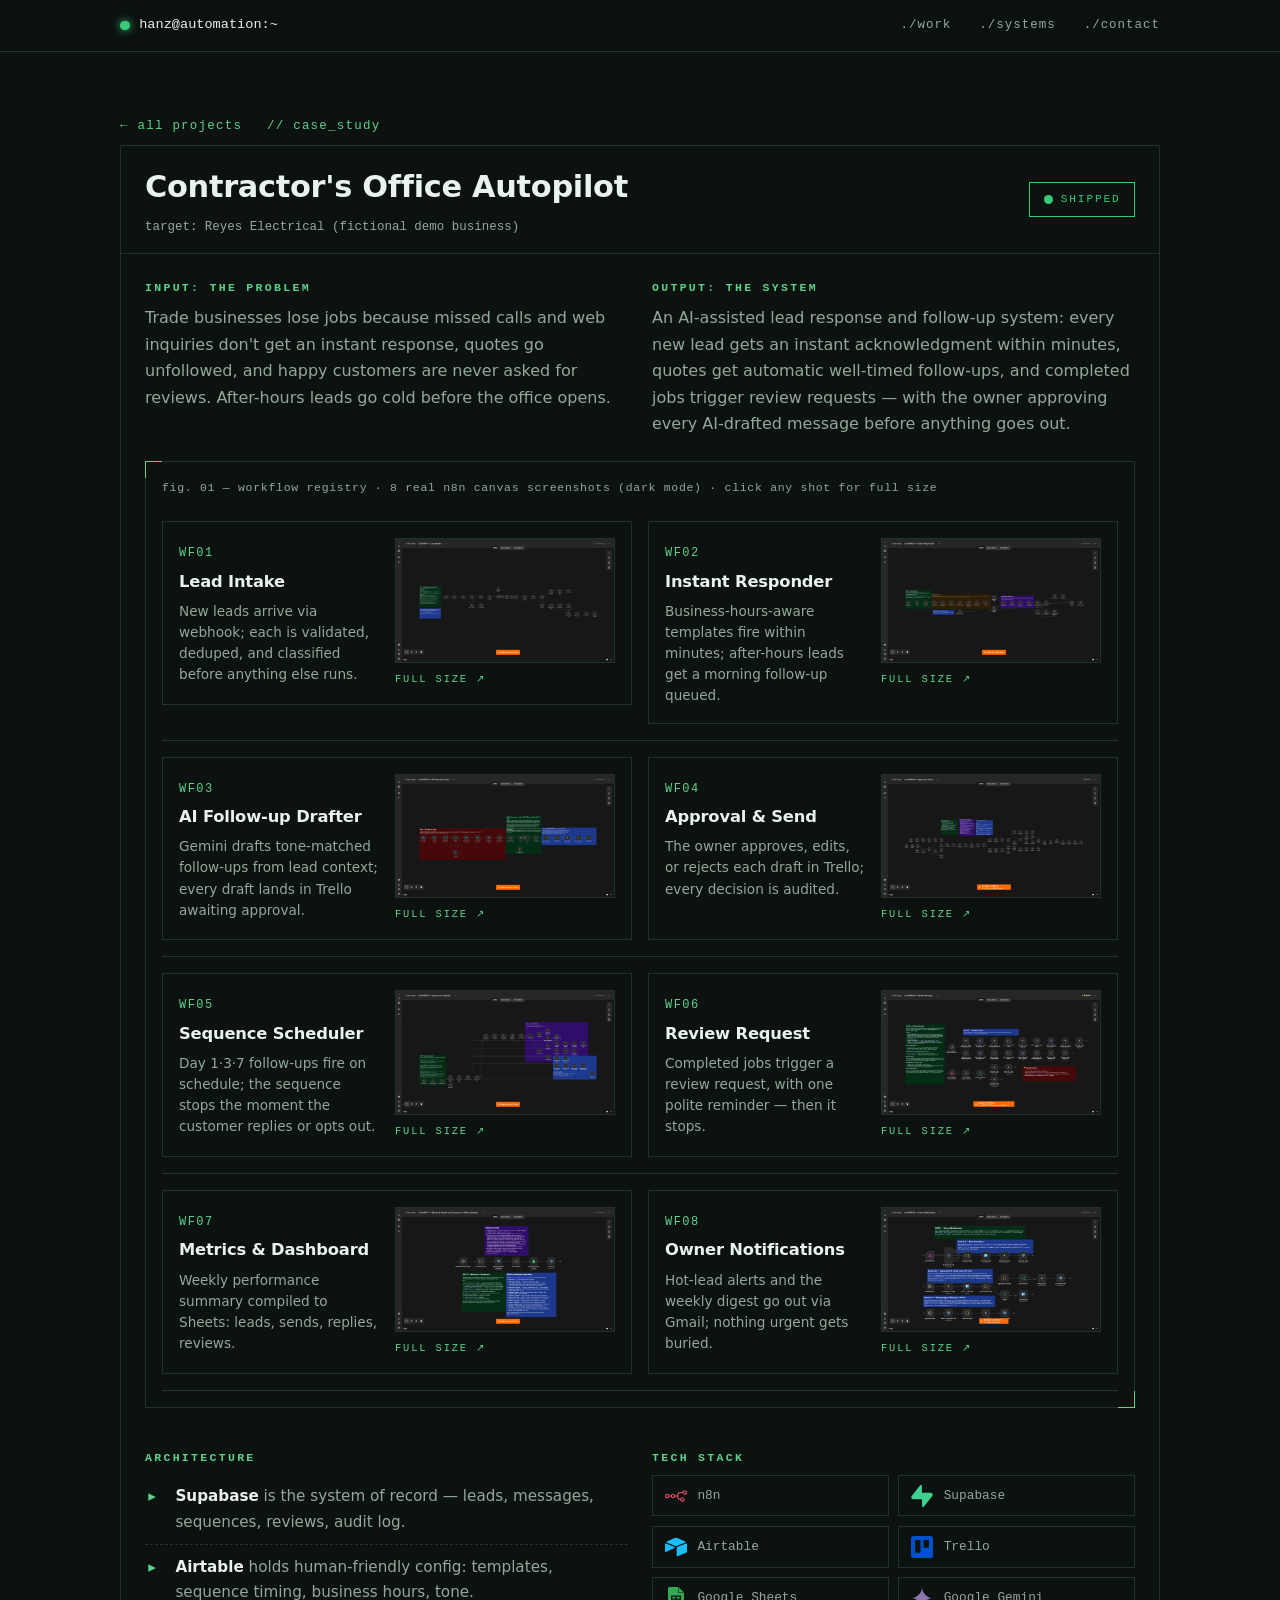
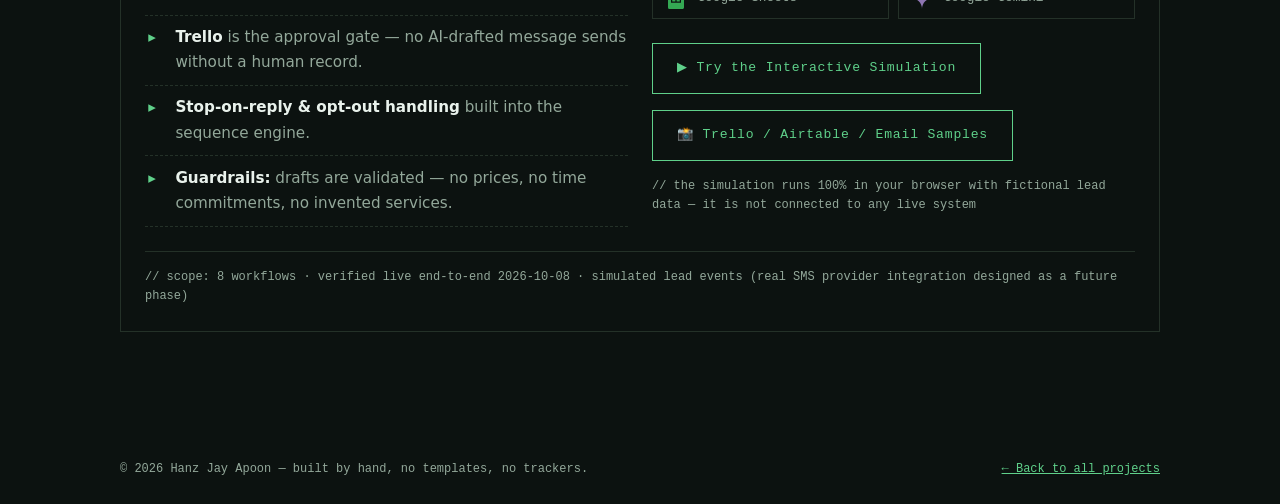
<file: coa.html>
<!DOCTYPE html>
<html lang="en">
<head>
<meta charset="UTF-8">
<meta name="viewport" content="width=device-width, initial-scale=1.0">
<meta name="description" content="Contractor's Office Autopilot — AI lead response and follow-up system for trade businesses. Case study by Hanz Jay Apoon.">
<title>Contractor's Office Autopilot — Case Study — Hanz Jay Apoon</title>
<link rel="stylesheet" href="style.css?v=20261006c">
</head>
<body>
<a class="skip-link" href="#main">Skip to content</a>
<header class="topbar">
  <div class="wrap topbar-inner">
    <a class="brand" href="index.html"><span class="dot" aria-hidden="true"></span>hanz@automation:~</a>
    <nav aria-label="Primary">
      <ul class="nav-list">
        <li><a class="nav-link" href="index.html#projects">./work</a></li>
        <li><a class="nav-link" href="index.html#systems">./systems</a></li>
        <li><a class="nav-link" href="index.html#contact">./contact</a></li>
      </ul>
    </nav>
  </div>
</header>
<main id="main">
  <section class="section" style="border-bottom:none">
    <div class="wrap">
      <p class="sec-label"><a href="index.html#projects" style="color:var(--accent);text-decoration:none">← all projects</a> <span class="n" style="margin-left:1rem">// case_study</span></p>
<article class="node" aria-labelledby="case-h">
        <div class="node-head">
          <div>
            <h3 id="case-h">Contractor's Office Autopilot</h3>
            <p class="node-sub">target: Reyes Electrical <span style="color:var(--muted)">(fictional demo business)</span></p>
          </div>
          <span class="status status--live"><i aria-hidden="true"></i>SHIPPED</span>
        </div>
        <div class="node-body">
          <div class="duo">
            <div><h4>input: the problem</h4><p>Trade businesses lose jobs because missed calls and web inquiries don't get an instant response, quotes go unfollowed, and happy customers are never asked for reviews. After-hours leads go cold before the office opens.</p></div>
            <div><h4>output: the system</h4><p>An AI-assisted lead response and follow-up system: every new lead gets an instant acknowledgment within minutes, quotes get automatic well-timed follow-ups, and completed jobs trigger review requests — with the owner approving every AI-drafted message before anything goes out.</p></div>
          </div>
          <figure class="wffig">
            <figcaption>fig. 01 — workflow registry · 8 real n8n canvas screenshots (dark mode) · click any shot for full size</figcaption>
            <div class="wfrows">
            <div class="wfrow">
              <div class="wfunit">
                <div>
                  <span class="wfnum">WF01</span>
                  <h5>Lead Intake</h5>
                  <p>New leads arrive via webhook; each is validated, deduped, and classified before anything else runs.</p>
                </div>
                <a class="wfshot" href="assets/coa/wf01-diagram.png" target="_blank" rel="noopener">
                  <img src="assets/coa/wf01-diagram.png" alt="WF01 Lead Intake — real n8n canvas screenshot" loading="lazy">
                  <span class="tag">full size &#8599;</span>
                </a>
              </div>
              <div class="wfunit">
                <div>
                  <span class="wfnum">WF02</span>
                  <h5>Instant Responder</h5>
                  <p>Business-hours-aware templates fire within minutes; after-hours leads get a morning follow-up queued.</p>
                </div>
                <a class="wfshot" href="assets/coa/wf02-diagram.png" target="_blank" rel="noopener">
                  <img src="assets/coa/wf02-diagram.png" alt="WF02 Instant Responder — real n8n canvas screenshot" loading="lazy">
                  <span class="tag">full size &#8599;</span>
                </a>
              </div>
            </div>
            <div class="wfrow">
              <div class="wfunit">
                <div>
                  <span class="wfnum">WF03</span>
                  <h5>AI Follow-up Drafter</h5>
                  <p>Gemini drafts tone-matched follow-ups from lead context; every draft lands in Trello awaiting approval.</p>
                </div>
                <a class="wfshot" href="assets/coa/wf03-diagram.png" target="_blank" rel="noopener">
                  <img src="assets/coa/wf03-diagram.png" alt="WF03 AI Follow-up Drafter — real n8n canvas screenshot" loading="lazy">
                  <span class="tag">full size &#8599;</span>
                </a>
              </div>
              <div class="wfunit">
                <div>
                  <span class="wfnum">WF04</span>
                  <h5>Approval &amp; Send</h5>
                  <p>The owner approves, edits, or rejects each draft in Trello; every decision is audited.</p>
                </div>
                <a class="wfshot" href="assets/coa/wf04-diagram.png" target="_blank" rel="noopener">
                  <img src="assets/coa/wf04-diagram.png" alt="WF04 Approval and Send — real n8n canvas screenshot" loading="lazy">
                  <span class="tag">full size &#8599;</span>
                </a>
              </div>
            </div>
            <div class="wfrow">
              <div class="wfunit">
                <div>
                  <span class="wfnum">WF05</span>
                  <h5>Sequence Scheduler</h5>
                  <p>Day 1·3·7 follow-ups fire on schedule; the sequence stops the moment the customer replies or opts out.</p>
                </div>
                <a class="wfshot" href="assets/coa/wf05-diagram.png" target="_blank" rel="noopener">
                  <img src="assets/coa/wf05-diagram.png" alt="WF05 Sequence Scheduler — real n8n canvas screenshot" loading="lazy">
                  <span class="tag">full size &#8599;</span>
                </a>
              </div>
              <div class="wfunit">
                <div>
                  <span class="wfnum">WF06</span>
                  <h5>Review Request</h5>
                  <p>Completed jobs trigger a review request, with one polite reminder — then it stops.</p>
                </div>
                <a class="wfshot" href="assets/coa/wf06-diagram.png" target="_blank" rel="noopener">
                  <img src="assets/coa/wf06-diagram.png" alt="WF06 Review Request — real n8n canvas screenshot" loading="lazy">
                  <span class="tag">full size &#8599;</span>
                </a>
              </div>
            </div>
            <div class="wfrow">
              <div class="wfunit">
                <div>
                  <span class="wfnum">WF07</span>
                  <h5>Metrics &amp; Dashboard</h5>
                  <p>Weekly performance summary compiled to Sheets: leads, sends, replies, reviews.</p>
                </div>
                <a class="wfshot" href="assets/coa/wf07-diagram.png" target="_blank" rel="noopener">
                  <img src="assets/coa/wf07-diagram.png" alt="WF07 Metrics and Dashboard — real n8n canvas screenshot" loading="lazy">
                  <span class="tag">full size &#8599;</span>
                </a>
              </div>
              <div class="wfunit">
                <div>
                  <span class="wfnum">WF08</span>
                  <h5>Owner Notifications</h5>
                  <p>Hot-lead alerts and the weekly digest go out via Gmail; nothing urgent gets buried.</p>
                </div>
                <a class="wfshot" href="assets/coa/wf08-diagram.png" target="_blank" rel="noopener">
                  <img src="assets/coa/wf08-diagram.png" alt="WF08 Owner Notifications — real n8n canvas screenshot" loading="lazy">
                  <span class="tag">full size &#8599;</span>
                </a>
              </div>
            </div>
            </div>
          </figure>
          <div class="duo">
            <div>
              <h4>architecture</h4>
              <ul class="checklist">
                <li><strong>Supabase</strong> is the system of record — leads, messages, sequences, reviews, audit log.</li>
                <li><strong>Airtable</strong> holds human-friendly config: templates, sequence timing, business hours, tone.</li>
                <li><strong>Trello</strong> is the approval gate — no AI-drafted message sends without a human record.</li>
                <li><strong>Stop-on-reply &amp; opt-out handling</strong> built into the sequence engine.</li>
                <li><strong>Guardrails:</strong> drafts are validated — no prices, no time commitments, no invented services.</li>
              </ul>
            </div>
            <div>
              <h4>tech stack</h4>
              <ul class="stacklogos">
                <li><img src="assets/stack/n8n.svg" alt="n8n logo"><span>n8n</span></li>
                <li><img src="assets/stack/supabase.svg" alt="Supabase logo"><span>Supabase</span></li>
                <li><img src="assets/stack/airtable.svg" alt="Airtable logo"><span>Airtable</span></li>
                <li><img src="assets/stack/trello.svg" alt="Trello logo"><span>Trello</span></li>
                <li><img src="assets/stack/googlesheets.svg" alt="Google Sheets logo"><span>Google Sheets</span></li>
                <li><img src="assets/stack/googlegemini.svg" alt="Google Gemini logo"><span>Google Gemini</span></li>
              </ul>
              <p style="margin-top:var(--s4);display:flex;flex-wrap:wrap;gap:1rem"><a class="btn" href="coa-sim.html" style="text-decoration:none">▶ Try the Interactive Simulation</a><a class="btn btn--ghost" href="coa-samples.html" style="text-decoration:none">📸 Trello / Airtable / Email Samples</a></p>
              <p class="note" style="font-family:var(--mono);font-size:.75rem;color:var(--muted);margin-top:1rem">// the simulation runs 100% in your browser with fictional lead data — it is not connected to any live system</p>
            </div>
          </div>
          <p class="scope">// scope: 8 workflows · verified live end-to-end 2026-10-08 · simulated lead events (real SMS provider integration designed as a future phase)</p>
        </div>
      </article>
    </div>
  </section>
</main>
<footer>
  <div class="wrap foot-inner">
    <p>&copy; <span id="year">2026</span> Hanz Jay Apoon — built by hand, no templates, no trackers.</p>
    <p><a href="index.html#projects">← Back to all projects</a></p>
  </div>
</footer>
<script src="script.js"></script>
</body>
</html>
</file>
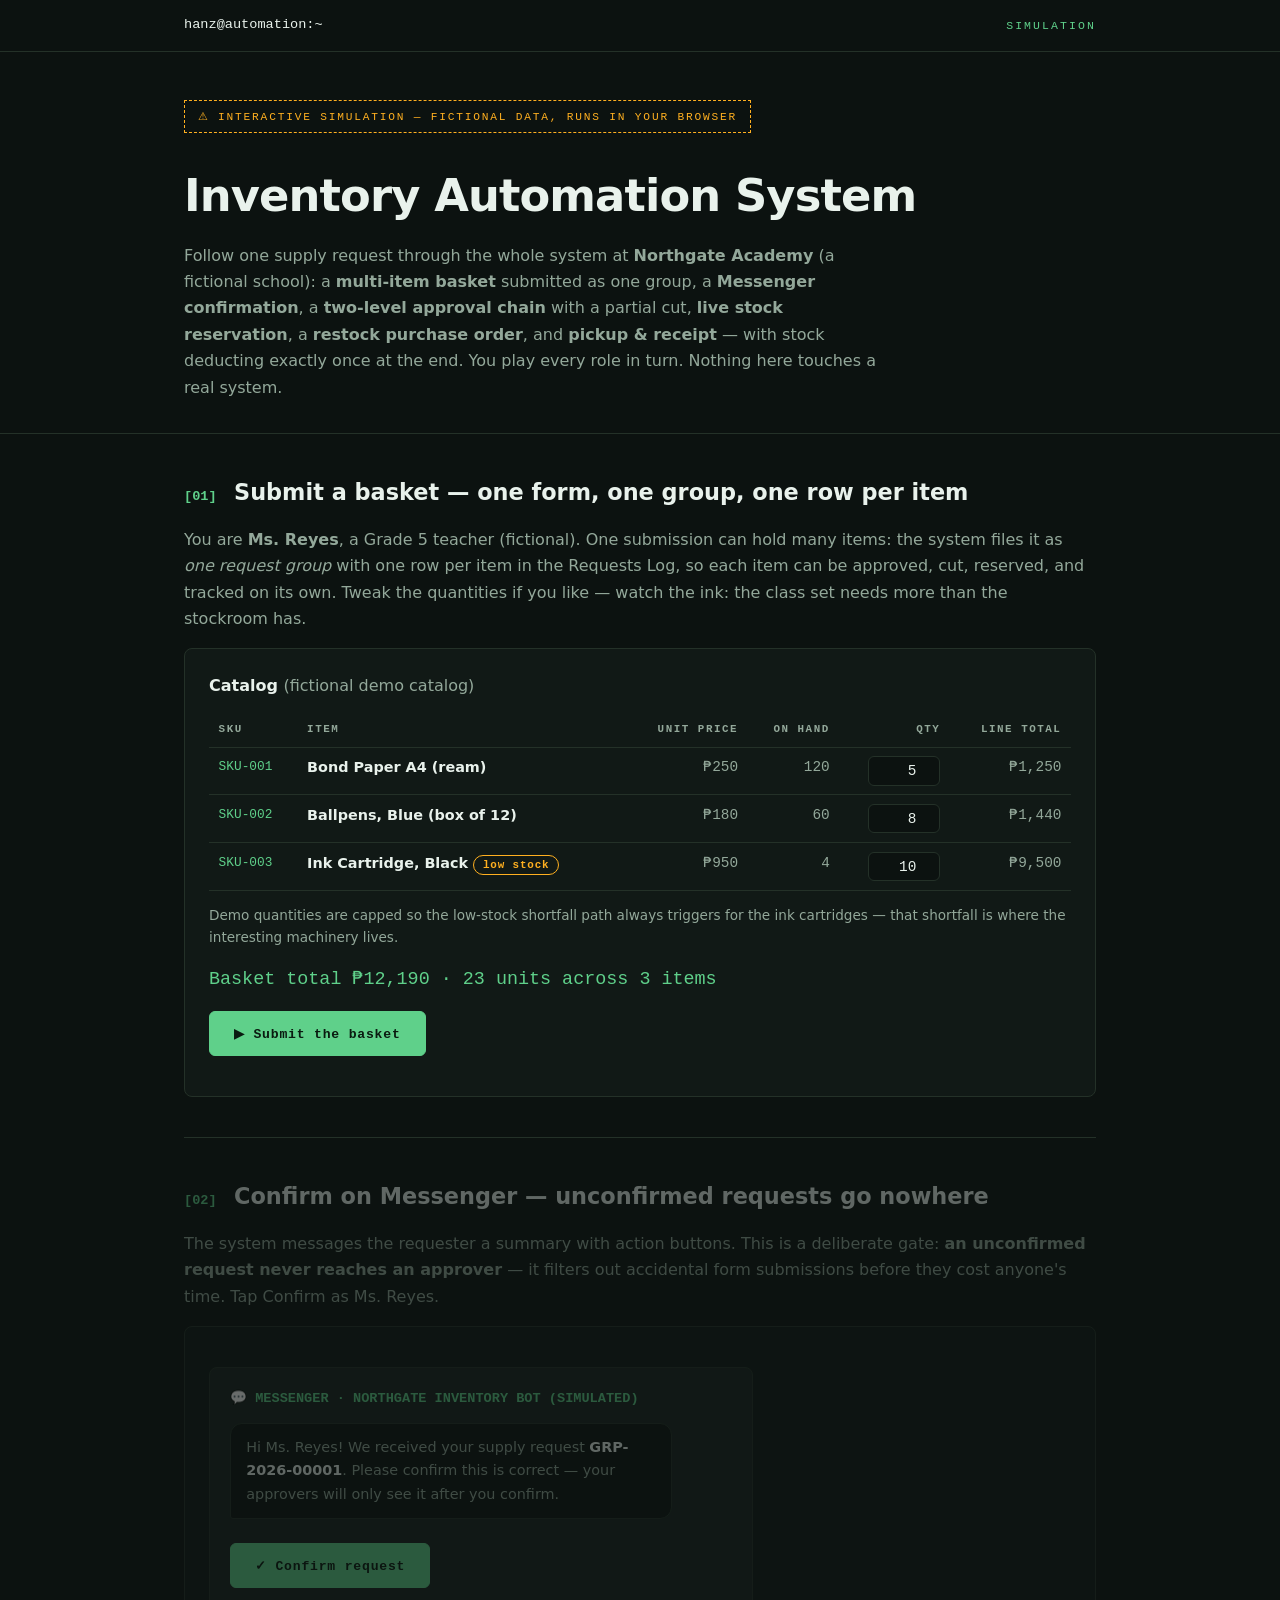
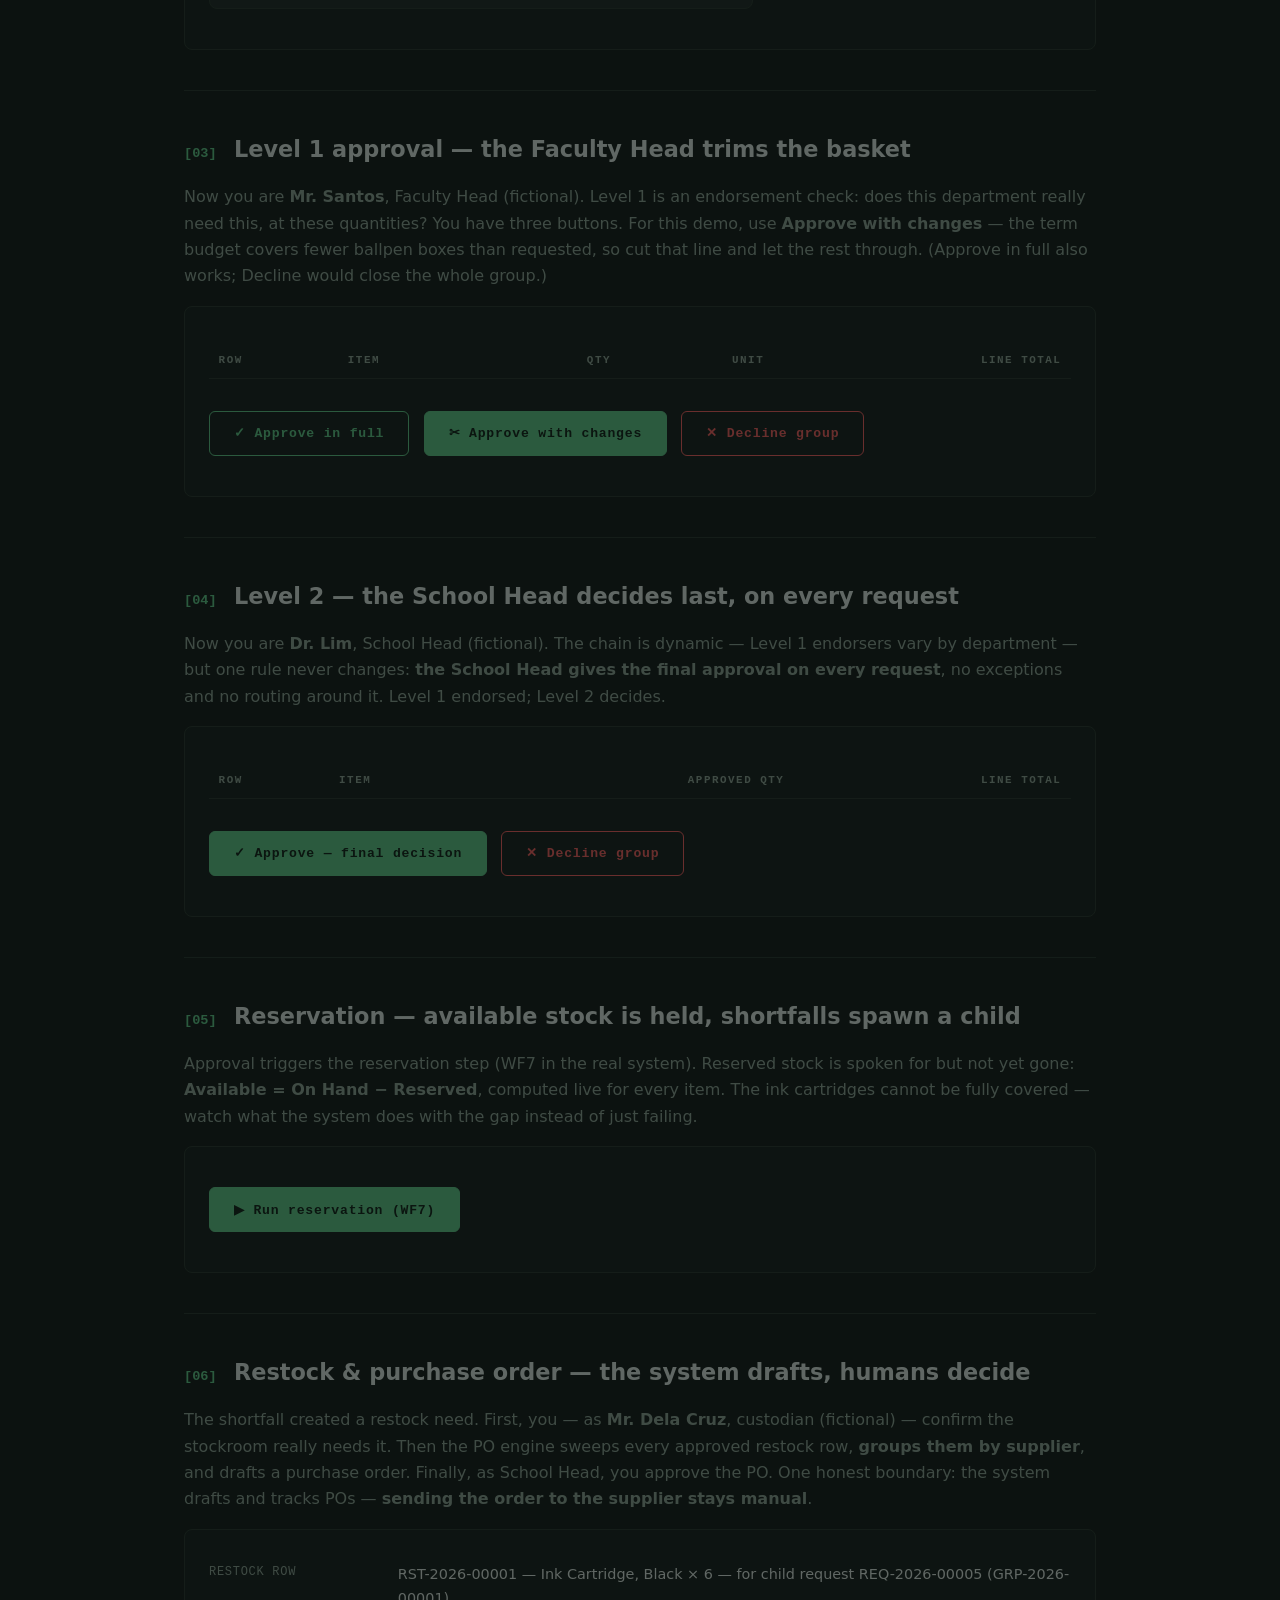
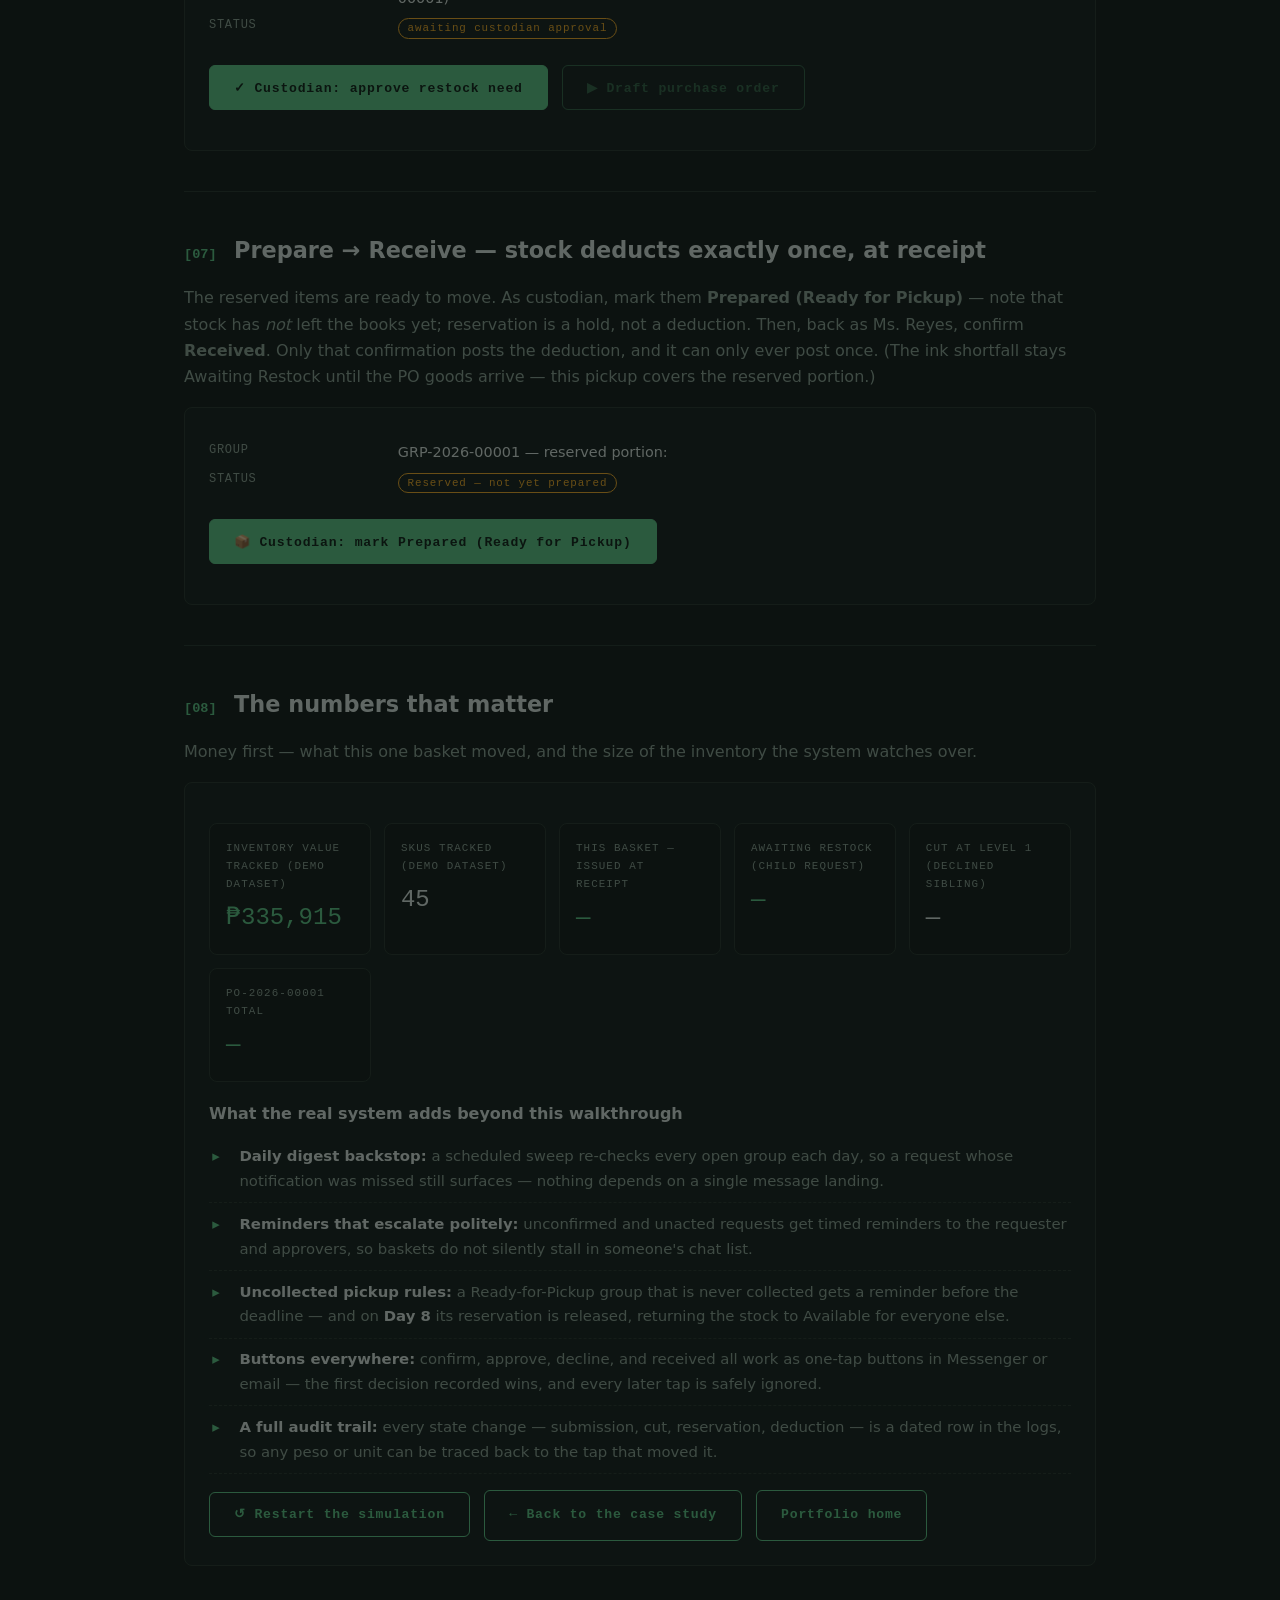
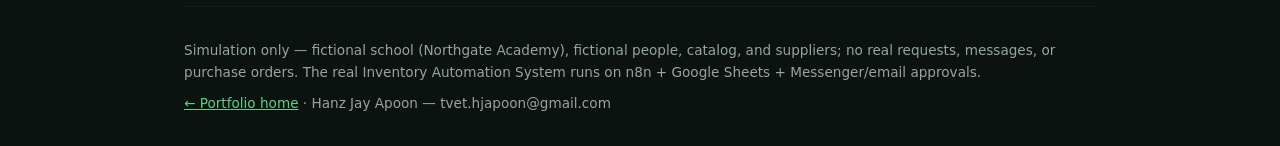
<file: inventory-sim.html>
<!DOCTYPE html>
<html lang="en">
<head>
<meta charset="UTF-8">
<meta name="viewport" content="width=device-width, initial-scale=1.0">
<meta name="description" content="Interactive simulation: Inventory Automation System. Fictional demo data, runs entirely in your browser.">
<title>Inventory Automation Simulation — Hanz Jay Apoon</title>
<style>
:root{
  --bg:#0c1210; --panel:#111916; --ink:#e9f2ec; --muted:#93a89a;
  --line:#243128; --accent:#5fd08a; --accent-ink:#0a1a10; --ok:#37c978;
  --warn:#ffb020; --bad:#ff5d5d; --info:#5aa9ff;
  --mono:ui-monospace,'SF Mono',SFMono-Regular,Menlo,Consolas,'Liberation Mono',monospace;
  --disp:system-ui,-apple-system,'Segoe UI',Helvetica,Arial,sans-serif;
}
*{box-sizing:border-box;margin:0;padding:0}
body{background:var(--bg);color:var(--ink);font-family:var(--disp);line-height:1.65;-webkit-font-smoothing:antialiased}
.wrap{max-width:62rem;margin-inline:auto;padding-inline:clamp(1.25rem,4vw,2.5rem)}
a{color:var(--accent)}
.topbar{border-bottom:1px solid var(--line);padding:.9rem 0}
.topbar .wrap{display:flex;justify-content:space-between;align-items:center}
.brand{font-family:var(--mono);font-size:.85rem;color:var(--ink);text-decoration:none}
.tag{font-family:var(--mono);font-size:.72rem;letter-spacing:.18em;text-transform:uppercase;color:var(--accent)}
.hero{padding:3rem 0 2rem;border-bottom:1px solid var(--line)}
.hero h1{font-size:clamp(1.8rem,4.5vw,2.8rem);letter-spacing:-.02em;margin:.6rem 0}
.hero p{color:var(--muted);max-width:44rem}
.sim-badge{display:inline-block;font-family:var(--mono);font-size:.7rem;letter-spacing:.16em;border:1px dashed var(--warn);color:var(--warn);padding:.4rem .8rem;margin-bottom:1rem}
.section{padding:2.5rem 0;border-bottom:1px solid var(--line)}
.section h2{font-size:1.4rem;margin-bottom:1rem}
.section h2 .n{font-family:var(--mono);color:var(--accent);font-size:.85rem;margin-right:.6rem}
.section.locked{opacity:.38;pointer-events:none}
.section p.lede{color:var(--muted)}
.btn{font-family:var(--mono);font-size:.82rem;letter-spacing:.06em;padding:.85rem 1.5rem;border:1px solid var(--accent);display:inline-block;cursor:pointer;background:var(--accent);color:var(--accent-ink);font-weight:700;text-decoration:none;border-radius:6px;margin-right:.6rem;margin-top:1rem}
.btn:disabled{opacity:.4;cursor:default}
.btn--ghost{background:transparent;color:var(--accent)}
.btn--warn{background:transparent;color:var(--warn);border-color:var(--warn)}
.btn--bad{background:transparent;color:var(--bad);border-color:var(--bad)}
.panel{background:var(--panel);border:1px solid var(--line);padding:1.5rem;font-size:.92rem;border-radius:8px;margin-top:1rem}
.kv{display:grid;grid-template-columns:11rem 1fr;gap:.3rem .8rem;font-size:.9rem;margin:.6rem 0}
.kv dt{font-family:var(--mono);font-size:.75rem;color:var(--muted);letter-spacing:.06em}
.kv dd{color:var(--ink)}
.tbl{width:100%;border-collapse:collapse;font-size:.9rem;margin:.8rem 0}
.tbl th{font-family:var(--mono);font-size:.68rem;letter-spacing:.14em;text-transform:uppercase;color:var(--muted);text-align:left;border-bottom:1px solid var(--line);padding:.5rem .6rem}
.tbl td{border-bottom:1px solid var(--line);padding:.55rem .6rem;color:var(--muted);vertical-align:top}
.tbl td:first-child{font-family:var(--mono);color:var(--accent);font-size:.8rem;white-space:nowrap}
.tbl td.nm{color:var(--ink);font-weight:600}
.tbl td.num,.tbl th.num{text-align:right;font-family:var(--mono);white-space:nowrap}
.tbl tr.cut td{color:var(--warn)}
.tbl tr.child td{color:var(--info)}
.pill{font-family:var(--mono);font-size:.68rem;letter-spacing:.08em;border:1px solid var(--line);color:var(--ink);padding:.2rem .55rem;border-radius:99px;white-space:nowrap}
.pill.ok{border-color:var(--ok);color:var(--ok)}
.pill.warn{border-color:var(--warn);color:var(--warn)}
.pill.bad{border-color:var(--bad);color:var(--bad)}
.pill.info{border-color:var(--info);color:var(--info)}
.qty{width:4.5rem;background:var(--bg);border:1px solid var(--line);color:var(--ink);font-family:var(--mono);font-size:.9rem;padding:.35rem .5rem;border-radius:6px;text-align:right}
.qty:disabled{opacity:.5}
.total{font-family:var(--mono);font-size:1.15rem;color:var(--accent);margin-top:1rem}
.reason{background:var(--bg);border-left:3px solid var(--accent);padding:.8rem 1rem;color:var(--muted)}
.reason strong{color:var(--ink)}
.log{font-family:var(--mono);font-size:.78rem;color:var(--muted);margin-top:1rem;max-height:12rem;overflow:auto}
.log .t{color:var(--accent)} .log .w{color:var(--warn)} .log .e{color:var(--bad)}
.chat{background:#1a2420;border:1px solid var(--line);border-radius:8px;padding:1.25rem;margin:1rem 0;max-width:34rem}
.chat h4{font-family:var(--mono);font-size:.85rem;color:var(--accent);margin-bottom:.8rem}
.bubble{background:var(--bg);border:1px solid var(--line);border-radius:12px;border-bottom-left-radius:3px;padding:.7rem .95rem;font-size:.9rem;color:var(--muted);margin:.5rem 0;max-width:88%}
.bubble strong{color:var(--ink)}
.bubble.me{margin-left:auto;background:rgba(95,208,138,.12);border-color:var(--accent);border-radius:12px;border-bottom-right-radius:3px;color:var(--ink)}
.bubble .btn{margin-top:.6rem;margin-right:0}
.kpis{display:grid;grid-template-columns:repeat(auto-fit,minmax(10rem,1fr));gap:.8rem;margin:1rem 0}
.kpi{background:var(--bg);border:1px solid var(--line);border-radius:8px;padding:1rem}
.kpi .k{font-family:var(--mono);font-size:.68rem;letter-spacing:.1em;color:var(--muted);text-transform:uppercase}
.kpi .v{font-family:var(--mono);font-size:1.5rem;color:var(--ink);margin-top:.3rem}
.kpi .v.money{color:var(--accent)}
.checklist{list-style:none;margin-top:.5rem}
.checklist li{padding:.55rem 0 .55rem 1.9rem;position:relative;border-bottom:1px dashed var(--line);color:var(--muted);font-size:.93rem}
.checklist li strong{color:var(--ink)}
.checklist li::before{content:"▸";position:absolute;left:.2rem;color:var(--accent)}
footer{padding:2rem 0;color:var(--muted);font-size:.85rem}
</style>
</head>
<body>
<div class="topbar"><div class="wrap">
  <a class="brand" href="index.html">hanz@automation:~</a>
  <span class="tag">simulation</span>
</div></div>

<div class="hero"><div class="wrap">
  <span class="sim-badge">⚠ INTERACTIVE SIMULATION — FICTIONAL DATA, RUNS IN YOUR BROWSER</span>
  <h1>Inventory Automation System</h1>
  <p>Follow one supply request through the whole system at <strong>Northgate Academy</strong> (a fictional school): a <strong>multi-item basket</strong> submitted as one group, a <strong>Messenger confirmation</strong>, a <strong>two-level approval chain</strong> with a partial cut, <strong>live stock reservation</strong>, a <strong>restock purchase order</strong>, and <strong>pickup &amp; receipt</strong> — with stock deducting exactly once at the end. You play every role in turn. Nothing here touches a real system.</p>
</div></div>

<div class="wrap">
<!-- STEP 1: basket -->
<div class="section" id="s1">
  <h2><span class="n">[01]</span> Submit a basket — one form, one group, one row per item</h2>
  <p class="lede">You are <strong>Ms. Reyes</strong>, a Grade 5 teacher (fictional). One submission can hold many items: the system files it as <em>one request group</em> with one row per item in the Requests Log, so each item can be approved, cut, reserved, and tracked on its own. Tweak the quantities if you like — watch the ink: the class set needs more than the stockroom has.</p>
  <div class="panel">
    <h3 style="font-size:1rem;margin-bottom:.3rem">Catalog <span style="color:var(--muted);font-weight:400">(fictional demo catalog)</span></h3>
    <table class="tbl">
      <thead><tr><th>SKU</th><th>Item</th><th class="num">Unit price</th><th class="num">On hand</th><th class="num">Qty</th><th class="num">Line total</th></tr></thead>
      <tbody>
        <tr><td>SKU-001</td><td class="nm">Bond Paper A4 (ream)</td><td class="num">₱250</td><td class="num">120</td><td class="num"><input class="qty" id="q-bond" type="number" min="1" max="20" value="5"></td><td class="num" id="lt-bond">₱1,250</td></tr>
        <tr><td>SKU-002</td><td class="nm">Ballpens, Blue (box of 12)</td><td class="num">₱180</td><td class="num">60</td><td class="num"><input class="qty" id="q-pen" type="number" min="3" max="20" value="8"></td><td class="num" id="lt-pen">₱1,440</td></tr>
        <tr><td>SKU-003</td><td class="nm">Ink Cartridge, Black <span class="pill warn">low stock</span></td><td class="num">₱950</td><td class="num">4</td><td class="num"><input class="qty" id="q-ink" type="number" min="6" max="12" value="10"></td><td class="num" id="lt-ink">₱9,500</td></tr>
      </tbody>
    </table>
    <p style="color:var(--muted);font-size:.85rem">Demo quantities are capped so the low-stock shortfall path always triggers for the ink cartridges — that shortfall is where the interesting machinery lives.</p>
    <div class="total" id="basket-total">Basket total ₱12,190 · 23 units across 3 items</div>
    <button class="btn" id="btn-submit">▶ Submit the basket</button>
    <div id="submit-out" style="display:none">
      <table class="tbl">
        <thead><tr><th>Row</th><th>Item</th><th class="num">Qty</th><th>Group</th><th>Status</th></tr></thead>
        <tbody id="rows-body"></tbody>
      </table>
      <p class="reason"><strong>One group, many rows.</strong> All three rows share group <strong>GRP-2026-00001</strong>. Approvers act on the group, but every quantity change, reservation, and deduction is recorded per row — the stock engine never has to guess which item a number belongs to.</p>
    </div>
    <div class="log" id="log1"></div>
  </div>
</div>

<!-- STEP 2: confirm -->
<div class="section locked" id="s2">
  <h2><span class="n">[02]</span> Confirm on Messenger — unconfirmed requests go nowhere</h2>
  <p class="lede">The system messages the requester a summary with action buttons. This is a deliberate gate: <strong>an unconfirmed request never reaches an approver</strong> — it filters out accidental form submissions before they cost anyone's time. Tap Confirm as Ms. Reyes.</p>
  <div class="panel">
    <div class="chat">
      <h4>💬 MESSENGER · NORTHGATE INVENTORY BOT (SIMULATED)</h4>
      <div id="chat1">
        <div class="bubble">Hi Ms. Reyes! We received your supply request <strong id="chat-summary">GRP-2026-00001</strong>. Please confirm this is correct — your approvers will only see it after you confirm.</div>
      </div>
      <button class="btn" id="btn-confirm">✓ Confirm request</button>
    </div>
    <div class="log" id="log2"></div>
  </div>
</div>

<!-- STEP 3: L1 approval with cut -->
<div class="section locked" id="s3">
  <h2><span class="n">[03]</span> Level 1 approval — the Faculty Head trims the basket</h2>
  <p class="lede">Now you are <strong>Mr. Santos</strong>, Faculty Head (fictional). Level 1 is an endorsement check: does this department really need this, at these quantities? You have three buttons. For this demo, use <strong>Approve with changes</strong> — the term budget covers fewer ballpen boxes than requested, so cut that line and let the rest through. (Approve in full also works; Decline would close the whole group.)</p>
  <div class="panel">
    <table class="tbl">
      <thead><tr><th>Row</th><th>Item</th><th class="num">Qty</th><th class="num">Unit</th><th class="num">Line total</th></tr></thead>
      <tbody id="l1-body"></tbody>
    </table>
    <div class="total" id="l1-total"></div>
    <button class="btn btn--ghost" id="btn-l1-full">✓ Approve in full</button>
    <button class="btn" id="btn-l1-changes">✂ Approve with changes</button>
    <button class="btn btn--bad" id="btn-l1-decline">✕ Decline group</button>
    <p id="l1-decline-note" style="display:none;color:var(--bad);margin-top:1rem">Declining closes the entire group — every row, including the bond paper the class needs this week. That is a real option in the system; for this walkthrough, use Approve with changes instead so you can see how a partial cut is recorded.</p>
    <div id="cut-panel" style="display:none;margin-top:1rem">
      <p style="color:var(--muted)">Cut the <strong style="color:var(--ink)">Ballpens, Blue</strong> line. The cut portion does not vanish — it splits off as its own Declined row with your reason attached, so the requester can see exactly what was trimmed and why.</p>
      <div class="kv">
        <dt>UNITS TO CUT</dt><dd><input class="qty" id="cut-qty" type="number" min="1" value="2"></dd>
        <dt>REASON</dt><dd>Term budget cap — the remaining boxes cover the class need; re-request next term if short.</dd>
      </div>
      <p class="reason" id="cut-preview"></p>
      <button class="btn" id="btn-apply-cut">✂ Apply cut &amp; approve the rest</button>
    </div>
    <div id="l1-out" style="display:none">
      <table class="tbl">
        <thead><tr><th>Row</th><th>Item</th><th class="num">Qty</th><th>Status</th><th>Note</th></tr></thead>
        <tbody id="l1-out-body"></tbody>
      </table>
      <p class="reason" id="l1-summary"></p>
    </div>
    <div class="log" id="log3"></div>
  </div>
</div>

<!-- STEP 4: L2 School Head -->
<div class="section locked" id="s4">
  <h2><span class="n">[04]</span> Level 2 — the School Head decides last, on every request</h2>
  <p class="lede">Now you are <strong>Dr. Lim</strong>, School Head (fictional). The chain is dynamic — Level 1 endorsers vary by department — but one rule never changes: <strong>the School Head gives the final approval on every request</strong>, no exceptions and no routing around it. Level 1 endorsed; Level 2 decides.</p>
  <div class="panel">
    <table class="tbl">
      <thead><tr><th>Row</th><th>Item</th><th class="num">Approved qty</th><th class="num">Line total</th></tr></thead>
      <tbody id="l2-body"></tbody>
    </table>
    <div class="total" id="l2-total"></div>
    <button class="btn" id="btn-l2-approve">✓ Approve — final decision</button>
    <button class="btn btn--bad" id="btn-l2-decline">✕ Decline group</button>
    <p id="l2-decline-note" style="display:none;color:var(--bad);margin-top:1rem">A School Head decline closes the group and releases nothing — no reservation was ever made, so no stock moves. For this walkthrough, approve so you can watch the reservation engine work.</p>
    <div class="log" id="log4"></div>
  </div>
</div>

<!-- STEP 5: reservation -->
<div class="section locked" id="s5">
  <h2><span class="n">[05]</span> Reservation — available stock is held, shortfalls spawn a child</h2>
  <p class="lede">Approval triggers the reservation step (WF7 in the real system). Reserved stock is spoken for but not yet gone: <strong>Available = On Hand − Reserved</strong>, computed live for every item. The ink cartridges cannot be fully covered — watch what the system does with the gap instead of just failing.</p>
  <div class="panel">
    <button class="btn" id="btn-reserve">▶ Run reservation (WF7)</button>
    <div id="res-out" style="display:none">
      <table class="tbl">
        <thead><tr><th>SKU</th><th>Item</th><th class="num">On hand</th><th class="num">Reserved</th><th class="num">Available = On Hand − Reserved</th></tr></thead>
        <tbody id="res-body"></tbody>
      </table>
      <table class="tbl">
        <thead><tr><th>Row</th><th>Item</th><th class="num">Qty</th><th>Status</th><th>Note</th></tr></thead>
        <tbody id="child-body"></tbody>
      </table>
      <p class="reason" id="res-summary"></p>
    </div>
    <div class="log" id="log5"></div>
  </div>
</div>

<!-- STEP 6: restock + PO -->
<div class="section locked" id="s6">
  <h2><span class="n">[06]</span> Restock &amp; purchase order — the system drafts, humans decide</h2>
  <p class="lede">The shortfall created a restock need. First, you — as <strong>Mr. Dela Cruz</strong>, custodian (fictional) — confirm the stockroom really needs it. Then the PO engine sweeps every approved restock row, <strong>groups them by supplier</strong>, and drafts a purchase order. Finally, as School Head, you approve the PO. One honest boundary: the system drafts and tracks POs — <strong>sending the order to the supplier stays manual</strong>.</p>
  <div class="panel">
    <div class="kv">
      <dt>RESTOCK ROW</dt><dd>RST-2026-00001 — Ink Cartridge, Black × <span id="restock-qty">6</span> — for child request REQ-2026-00005 (GRP-2026-00001)</dd>
      <dt>STATUS</dt><dd><span class="pill warn" id="restock-pill">awaiting custodian approval</span></dd>
    </div>
    <button class="btn" id="btn-restock">✓ Custodian: approve restock need</button>
    <button class="btn btn--ghost" id="btn-po" disabled>▶ Draft purchase order</button>
    <div id="po-out" style="display:none">
      <div class="kv" style="margin-top:1rem">
        <dt>PO NUMBER</dt><dd>PO-2026-00001</dd>
        <dt>STATUS</dt><dd><span class="pill warn" id="po-pill">Draft — awaiting School Head</span></dd>
        <dt>SUPPLIER GROUP</dt><dd>OfficeTech Supplies (fictional supplier)</dd>
      </div>
      <table class="tbl">
        <thead><tr><th>Source</th><th>Item</th><th class="num">Qty</th><th class="num">Unit</th><th class="num">Line total</th></tr></thead>
        <tbody id="po-body"></tbody>
      </table>
      <div class="total" id="po-total"></div>
      <p style="color:var(--muted);font-size:.88rem">The second line is a pre-existing approved restock row from a stockroom count (RST-2026-00002). Same supplier, so the sweep pooled it into this one PO instead of raising two orders.</p>
      <button class="btn" id="btn-po-approve">✓ School Head: approve PO-2026-00001</button>
    </div>
    <div class="log" id="log6"></div>
  </div>
</div>

<!-- STEP 7: prepare -> receive -->
<div class="section locked" id="s7">
  <h2><span class="n">[07]</span> Prepare → Receive — stock deducts exactly once, at receipt</h2>
  <p class="lede">The reserved items are ready to move. As custodian, mark them <strong>Prepared (Ready for Pickup)</strong> — note that stock has <em>not</em> left the books yet; reservation is a hold, not a deduction. Then, back as Ms. Reyes, confirm <strong>Received</strong>. Only that confirmation posts the deduction, and it can only ever post once. (The ink shortfall stays Awaiting Restock until the PO goods arrive — this pickup covers the reserved portion.)</p>
  <div class="panel">
    <div class="kv">
      <dt>GROUP</dt><dd>GRP-2026-00001 — reserved portion: <span id="prep-summary"></span></dd>
      <dt>STATUS</dt><dd><span class="pill warn" id="prep-pill">Reserved — not yet prepared</span></dd>
    </div>
    <button class="btn" id="btn-prepare">📦 Custodian: mark Prepared (Ready for Pickup)</button>
    <div class="chat" id="chat2" style="display:none">
      <h4>💬 MESSENGER · NORTHGATE INVENTORY BOT (SIMULATED)</h4>
      <div class="bubble">Good news, Ms. Reyes! Your items for <strong>GRP-2026-00001</strong> are <strong>Ready for Pickup</strong> at the stockroom. Please confirm once you have them.</div>
      <button class="btn" id="btn-receive">✓ Confirm Received</button>
    </div>
    <div id="ded-out" style="display:none">
      <table class="tbl">
        <thead><tr><th>SKU</th><th>Item</th><th class="num">On hand before</th><th class="num">Deducted</th><th class="num">On hand after</th></tr></thead>
        <tbody id="ded-body"></tbody>
      </table>
      <p class="reason"><strong>Exactly once.</strong> The deduction is posted as a single Transactions Log entry (TXN-2026-00001). The Received button is now disabled — and in the real system a duplicate tap is checked against the log and posts nothing. Request GRP-2026-00001 closes <strong>Completed</strong>.</p>
    </div>
    <div class="log" id="log7"></div>
  </div>
</div>

<!-- STEP 8: wrap-up -->
<div class="section locked" id="s8">
  <h2><span class="n">[08]</span> The numbers that matter</h2>
  <p class="lede">Money first — what this one basket moved, and the size of the inventory the system watches over.</p>
  <div class="panel">
    <div class="kpis">
      <div class="kpi"><div class="k">Inventory value tracked (demo dataset)</div><div class="v money">₱335,915</div></div>
      <div class="kpi"><div class="k">SKUs tracked (demo dataset)</div><div class="v">45</div></div>
      <div class="kpi"><div class="k">This basket — issued at receipt</div><div class="v money" id="k-issued">—</div></div>
      <div class="kpi"><div class="k">Awaiting restock (child request)</div><div class="v money" id="k-restock">—</div></div>
      <div class="kpi"><div class="k">Cut at Level 1 (declined sibling)</div><div class="v" id="k-declined">—</div></div>
      <div class="kpi"><div class="k">PO-2026-00001 total</div><div class="v money" id="k-po">—</div></div>
    </div>
    <p style="color:var(--muted)" id="wrap-note"></p>
    <h3 style="font-size:1rem;margin:1.2rem 0 .3rem">What the real system adds beyond this walkthrough</h3>
    <ul class="checklist">
      <li><strong>Daily digest backstop:</strong> a scheduled sweep re-checks every open group each day, so a request whose notification was missed still surfaces — nothing depends on a single message landing.</li>
      <li><strong>Reminders that escalate politely:</strong> unconfirmed and unacted requests get timed reminders to the requester and approvers, so baskets do not silently stall in someone's chat list.</li>
      <li><strong>Uncollected pickup rules:</strong> a Ready-for-Pickup group that is never collected gets a reminder before the deadline — and on <strong>Day 8</strong> its reservation is released, returning the stock to Available for everyone else.</li>
      <li><strong>Buttons everywhere:</strong> confirm, approve, decline, and received all work as one-tap buttons in Messenger or email — the first decision recorded wins, and every later tap is safely ignored.</li>
      <li><strong>A full audit trail:</strong> every state change — submission, cut, reservation, deduction — is a dated row in the logs, so any peso or unit can be traced back to the tap that moved it.</li>
    </ul>
    <button class="btn btn--ghost" id="btn-restart">↺ Restart the simulation</button>
    <a class="btn btn--ghost" href="inventory.html" style="text-decoration:none">← Back to the case study</a>
    <a class="btn btn--ghost" href="index.html" style="text-decoration:none">Portfolio home</a>
  </div>
</div>
</div>

<footer><div class="wrap">
  <p>Simulation only — fictional school (Northgate Academy), fictional people, catalog, and suppliers; no real requests, messages, or purchase orders. The real Inventory Automation System runs on n8n + Google Sheets + Messenger/email approvals.</p>
  <p style="margin-top:.5rem"><a href="index.html">← Portfolio home</a> · Hanz Jay Apoon — tvet.hjapoon@gmail.com</p>
</div></footer>

<script>
const $=id=>document.getElementById(id);
const fmt=n=>n.toLocaleString('en-US');
const peso=n=>'₱'+fmt(n);
function log(el,msg,cls){const d=document.createElement('div');if(cls)d.className=cls;d.innerHTML='<span class="t">›</span> '+msg;el.appendChild(d);el.scrollTop=el.scrollHeight;}
function setMainStatus(txt,cls){document.querySelectorAll('.main-status').forEach(e=>{e.textContent=txt;e.className='pill main-status'+(cls?' '+cls:'');});}
const PRICE={bond:250,pen:180,ink:950};
const ONHAND={bond:120,pen:60,ink:4};
let S=null;

// --- Step 1: basket ---
function basketVals(){return {bond:+$('q-bond').value||0,pen:+$('q-pen').value||0,ink:+$('q-ink').value||0};}
function recalc(){
  const v=basketVals();
  $('lt-bond').textContent=peso(v.bond*PRICE.bond);
  $('lt-pen').textContent=peso(v.pen*PRICE.pen);
  $('lt-ink').textContent=peso(v.ink*PRICE.ink);
  const total=v.bond*PRICE.bond+v.pen*PRICE.pen+v.ink*PRICE.ink;
  $('basket-total').textContent='Basket total '+peso(total)+' · '+(v.bond+v.pen+v.ink)+' units across 3 items';
}
document.querySelectorAll('.qty').forEach(c=>{if(c.id.indexOf('q-')===0)c.addEventListener('input',recalc);});
recalc();
$('btn-submit').addEventListener('click',()=>{
  const v=basketVals();
  S={bond:v.bond,pen:v.pen,ink:v.ink,cut:0,approvedPen:v.pen,
     inkReserved:Math.min(v.ink,ONHAND.ink),inkShort:Math.max(0,v.ink-ONHAND.ink)};
  S.origTotal=v.bond*PRICE.bond+v.pen*PRICE.pen+v.ink*PRICE.ink;
  S.approvedTotal=S.origTotal; S.declinedTotal=0;
  ['q-bond','q-pen','q-ink'].forEach(id=>$(id).disabled=true);
  $('btn-submit').disabled=true;
  const rows=[['REQ-2026-00001','Bond Paper A4 (ream)',v.bond],['REQ-2026-00002','Ballpens, Blue (box of 12)',v.pen],['REQ-2026-00003','Ink Cartridge, Black',v.ink]];
  $('rows-body').innerHTML=rows.map(r=>'<tr><td>'+r[0]+'</td><td class="nm">'+r[1]+'</td><td class="num">'+r[2]+'</td><td style="font-family:var(--mono);font-size:.8rem">GRP-2026-00001</td><td><span class="pill warn main-status">Unconfirmed</span></td></tr>').join('');
  $('submit-out').style.display='block';
  $('chat-summary').textContent='GRP-2026-00001 · '+peso(S.origTotal)+' · '+(v.bond+v.pen+v.ink)+' units across 3 items';
  const L=$('log1');
  log(L,'Form submitted by Ms. Reyes (Grade 5)');
  log(L,'Basket grouped as GRP-2026-00001 — 3 rows written to the Requests Log');
  log(L,'Status: Unconfirmed — approvers cannot see this yet');
  log(L,'Messenger confirmation sent to the requester (simulated)','t');
  $('s2').classList.remove('locked');
  $('s2').scrollIntoView({behavior:'smooth',block:'start'});
});

// --- Step 2: confirm ---
$('btn-confirm').addEventListener('click',()=>{
  $('btn-confirm').disabled=true;
  const you=document.createElement('div');you.className='bubble me';you.textContent='✓ Confirmed — that is my request.';
  $('chat1').appendChild(you);
  const bot=document.createElement('div');bot.className='bubble';
  bot.innerHTML='Thank you! <strong>GRP-2026-00001</strong> is now <strong>Confirmed</strong> and visible to your Faculty Head for Level 1 approval.';
  $('chat1').appendChild(bot);
  setMainStatus('Confirmed','ok');
  const L=$('log2');
  log(L,'Requester tapped Confirm — first decision recorded');
  log(L,'Status: Unconfirmed → Confirmed');
  log(L,'Routed to Level 1: Faculty Head (Grade 5 department)','t');
  $('l1-body').innerHTML=[['REQ-2026-00001','Bond Paper A4 (ream)',S.bond,PRICE.bond],['REQ-2026-00002','Ballpens, Blue (box of 12)',S.pen,PRICE.pen],['REQ-2026-00003','Ink Cartridge, Black',S.ink,PRICE.ink]]
    .map(r=>'<tr><td>'+r[0]+'</td><td class="nm">'+r[1]+'</td><td class="num">'+r[2]+'</td><td class="num">'+peso(r[3])+'</td><td class="num">'+peso(r[2]*r[3])+'</td></tr>').join('');
  $('l1-total').textContent='Group total '+peso(S.origTotal);
  $('cut-qty').max=S.pen-1;
  cutPreview();
  $('s3').classList.remove('locked');
  $('s3').scrollIntoView({behavior:'smooth',block:'start'});
});

// --- Step 3: L1 with partial cut ---
function cutPreview(){
  let c=+$('cut-qty').value||0;
  if(c<1)c=1; if(c>S.pen-1)c=S.pen-1;
  $('cut-preview').innerHTML='<strong>Preview:</strong> Ballpens '+S.pen+' → '+(S.pen-c)+' approved · '+c+' split off as a Declined sibling ('+peso(c*PRICE.pen)+') · approved group value becomes '+peso(S.origTotal-c*PRICE.pen)+'. '+peso(S.origTotal-c*PRICE.pen)+' + '+peso(c*PRICE.pen)+' = '+peso(S.origTotal)+' — the original ask, fully accounted for.';
}
$('cut-qty').addEventListener('input',cutPreview);
$('btn-l1-changes').addEventListener('click',()=>{$('cut-panel').style.display='block';cutPreview();$('cut-panel').scrollIntoView({behavior:'smooth',block:'center'});});
$('btn-l1-decline').addEventListener('click',()=>{$('l1-decline-note').style.display='block';log($('log3'),'Decline considered — group would close with no reservation made','w');});
function completeL1(cut){
  S.cut=cut; S.approvedPen=S.pen-cut;
  S.declinedTotal=cut*PRICE.pen; S.approvedTotal=S.origTotal-S.declinedTotal;
  ['btn-l1-full','btn-l1-changes','btn-l1-decline','btn-apply-cut'].forEach(id=>$(id).disabled=true);
  $('cut-qty').disabled=true;
  let html='<tr><td>REQ-2026-00002</td><td class="nm">Ballpens, Blue (box of 12)</td><td class="num">'+S.approvedPen+'</td><td><span class="pill ok">L1 Approved</span></td><td>Continues to Level 2</td></tr>';
  if(cut>0) html+='<tr class="cut"><td>REQ-2026-00004</td><td class="nm">Ballpens, Blue (box of 12) — cut portion</td><td class="num">'+cut+'</td><td><span class="pill bad">Declined</span></td><td>Split from REQ-2026-00002 · Term budget cap — the remaining boxes cover the class need</td></tr>';
  $('l1-out-body').innerHTML=html;
  $('l1-out').style.display='block';
  $('l1-summary').innerHTML= cut>0
    ? '<strong>The cut is a row, not an edit.</strong> The original ballpen row keeps its history; the trimmed '+cut+' units live on as Declined sibling REQ-2026-00004 with the reason attached. Approved '+peso(S.approvedTotal)+' + declined '+peso(S.declinedTotal)+' = the original '+peso(S.origTotal)+' ask.'
    : '<strong>Approved in full.</strong> No cut was made, so no Declined sibling row exists — the group goes to Level 2 at the original '+peso(S.origTotal)+'.';
  setMainStatus('L1 Approved','ok');
  const L=$('log3');
  if(cut>0) log(L,'Approve with changes: ballpens '+S.pen+' → '+S.approvedPen+' · cut of '+cut+' split to REQ-2026-00004 (Declined)');
  log(L,'Level 1 endorsement recorded by Mr. Santos');
  log(L,'Routed to Level 2: School Head — final approval required on every request','t');
  $('l2-body').innerHTML=[['REQ-2026-00001','Bond Paper A4 (ream)',S.bond],['REQ-2026-00002','Ballpens, Blue (box of 12)',S.approvedPen],['REQ-2026-00003','Ink Cartridge, Black',S.ink]]
    .map(r=>'<tr><td>'+r[0]+'</td><td class="nm">'+r[1]+'</td><td class="num">'+r[2]+'</td><td class="num">'+peso(r[2]*(r[1].indexOf('Bond')===0?PRICE.bond:r[1].indexOf('Ballpens')===0?PRICE.pen:PRICE.ink))+'</td></tr>').join('');
  $('l2-total').textContent='Approved group value '+peso(S.approvedTotal);
  $('s4').classList.remove('locked');
  $('s4').scrollIntoView({behavior:'smooth',block:'start'});
}
$('btn-l1-full').addEventListener('click',()=>completeL1(0));
$('btn-apply-cut').addEventListener('click',()=>{
  let c=+$('cut-qty').value||0;
  if(c<1||c>S.pen-1){log($('log3'),'Cut must be between 1 and '+(S.pen-1)+' units — adjust and try again','e');return;}
  completeL1(c);
});

// --- Step 4: L2 School Head ---
$('btn-l2-decline').addEventListener('click',()=>{$('l2-decline-note').style.display='block';log($('log4'),'Decline considered at Level 2 — nothing reserved, no stock would move','w');});
$('btn-l2-approve').addEventListener('click',()=>{
  $('btn-l2-approve').disabled=true; $('btn-l2-decline').disabled=true;
  setMainStatus('Approved','ok');
  const L=$('log4');
  log(L,'School Head approval recorded by Dr. Lim — chain complete');
  log(L,'Level 1 endorsed · Level 2 approved · no step can be skipped or reordered');
  log(L,'Handing the group to reservation (WF7)','t');
  $('s5').classList.remove('locked');
  $('s5').scrollIntoView({behavior:'smooth',block:'start'});
});

// --- Step 5: reservation ---
$('btn-reserve').addEventListener('click',()=>{
  $('btn-reserve').disabled=true;
  const res=[['SKU-001','Bond Paper A4 (ream)',ONHAND.bond,S.bond],['SKU-002','Ballpens, Blue (box of 12)',ONHAND.pen,S.approvedPen],['SKU-003','Ink Cartridge, Black',ONHAND.ink,S.inkReserved]];
  $('res-body').innerHTML=res.map(r=>'<tr><td>'+r[0]+'</td><td class="nm">'+r[1]+'</td><td class="num">'+r[2]+'</td><td class="num">'+r[3]+'</td><td class="num">'+r[2]+' − '+r[3]+' = '+(r[2]-r[3])+'</td></tr>').join('');
  $('child-body').innerHTML='<tr class="child"><td>REQ-2026-00005</td><td class="nm">Ink Cartridge, Black — unfilled portion</td><td class="num">'+S.inkShort+'</td><td><span class="pill info">Awaiting Restock</span></td><td>Child of REQ-2026-00003 under GRP-2026-00001 · restock row RST-2026-00001 created</td></tr>';
  S.reservedValue=S.bond*PRICE.bond+S.approvedPen*PRICE.pen+S.inkReserved*PRICE.ink;
  S.restockValue=S.inkShort*PRICE.ink;
  $('res-summary').innerHTML='<strong>Partial is a state, not a failure.</strong> Reserved now: '+peso(S.reservedValue)+' of the '+peso(S.approvedTotal)+' approved. The ink shortfall — '+S.inkShort+' units, '+peso(S.restockValue)+' — did not block the other items; it became child request REQ-2026-00005 (Awaiting Restock) with its own restock row, so it can be fulfilled the moment stock lands. '+peso(S.reservedValue)+' + '+peso(S.restockValue)+' = '+peso(S.approvedTotal)+'.';
  $('res-out').style.display='block';
  setMainStatus('Reserved','info');
  const L=$('log5');
  log(L,'WF7 reservation run for GRP-2026-00001');
  log(L,'Bond paper and ballpens fully reserved · ink partially reserved ('+S.inkReserved+' of '+S.ink+')');
  log(L,'Child request REQ-2026-00005 spawned: Awaiting Restock · restock row RST-2026-00001 written','w');
  $('restock-qty').textContent=S.inkShort;
  $('prep-summary').textContent='Bond Paper × '+S.bond+' · Ballpens × '+S.approvedPen+' · Ink Cartridge × '+S.inkReserved;
  $('s6').classList.remove('locked');
});

// --- Step 6: restock + PO ---
$('btn-restock').addEventListener('click',()=>{
  $('btn-restock').disabled=true;
  $('restock-pill').textContent='approved by custodian'; $('restock-pill').className='pill ok';
  $('btn-po').disabled=false;
  log($('log6'),'Custodian approved restock row RST-2026-00001 (Ink Cartridge × '+S.inkShort+')','t');
});
$('btn-po').addEventListener('click',()=>{
  $('btn-po').disabled=true;
  S.poTotal=S.restockValue+2*650;
  $('po-body').innerHTML='<tr><td>RST-2026-00001</td><td class="nm">Ink Cartridge, Black</td><td class="num">'+S.inkShort+'</td><td class="num">₱950</td><td class="num">'+peso(S.restockValue)+'</td></tr>'
    +'<tr><td>RST-2026-00002</td><td class="nm">HDMI Cable, 1.8 m</td><td class="num">2</td><td class="num">₱650</td><td class="num">₱1,300</td></tr>';
  $('po-total').textContent='PO total '+peso(S.restockValue)+' + ₱1,300 = '+peso(S.poTotal);
  $('po-out').style.display='block';
  const L=$('log6');
  log(L,'PO sweep: 2 approved restock rows found, both from OfficeTech Supplies');
  log(L,'Draft PO-2026-00001 created — 2 lines, total '+peso(S.poTotal));
  log(L,'Sent to the School Head for PO approval (simulated)','t');
});
$('btn-po-approve').addEventListener('click',()=>{
  $('btn-po-approve').disabled=true;
  $('po-pill').textContent='Approved by School Head'; $('po-pill').className='pill ok';
  const L=$('log6');
  log(L,'PO-2026-00001 approved by Dr. Lim — status tracked in the PO log');
  log(L,'Boundary: the system drafts and tracks this PO. Sending it to the supplier stays a manual step.','w');
  $('s7').classList.remove('locked');
  $('s7').scrollIntoView({behavior:'smooth',block:'start'});
});

// --- Step 7: prepare -> receive ---
$('btn-prepare').addEventListener('click',()=>{
  $('btn-prepare').disabled=true;
  $('prep-pill').textContent='Ready for Pickup'; $('prep-pill').className='pill ok';
  setMainStatus('Ready for Pickup','ok');
  $('chat2').style.display='block';
  const L=$('log7');
  log(L,'Custodian marked the reserved items Prepared — status: Ready for Pickup');
  log(L,'No deduction posted: stock is still On Hand, just reserved');
  log(L,'Pickup notification sent to the requester (simulated)','t');
});
$('btn-receive').addEventListener('click',()=>{
  $('btn-receive').disabled=true;
  const ded=[['SKU-001','Bond Paper A4 (ream)',ONHAND.bond,S.bond],['SKU-002','Ballpens, Blue (box of 12)',ONHAND.pen,S.approvedPen],['SKU-003','Ink Cartridge, Black',ONHAND.ink,S.inkReserved]];
  $('ded-body').innerHTML=ded.map(r=>'<tr><td>'+r[0]+'</td><td class="nm">'+r[1]+'</td><td class="num">'+r[2]+'</td><td class="num">− '+r[3]+'</td><td class="num">'+(r[2]-r[3])+'</td></tr>').join('');
  $('ded-out').style.display='block';
  $('prep-pill').textContent='Completed — received';
  setMainStatus('Completed','ok');
  const L=$('log7');
  log(L,'Requester confirmed Received');
  log(L,'TXN-2026-00001 posted to the Transactions Log — deduction applied exactly once');
  log(L,'GRP-2026-00001 closed: Completed · child REQ-2026-00005 remains Awaiting Restock','t');
  $('k-issued').textContent=peso(S.reservedValue);
  $('k-restock').textContent=peso(S.restockValue);
  $('k-declined').textContent=S.cut>0?peso(S.declinedTotal):'₱0';
  $('k-po').textContent=peso(S.poTotal);
  $('wrap-note').textContent='Reconciliation for this basket: original ask '+peso(S.origTotal)+' = issued '+peso(S.reservedValue)+' + awaiting restock '+peso(S.restockValue)+' + declined at Level 1 '+peso(S.declinedTotal)+'. Every peso of the original request is accounted for in exactly one of those three buckets.';
  $('s8').classList.remove('locked');
  $('s8').scrollIntoView({behavior:'smooth',block:'start'});
});
$('btn-restart').addEventListener('click',()=>location.reload());
</script>
</body>
</html>
</file>
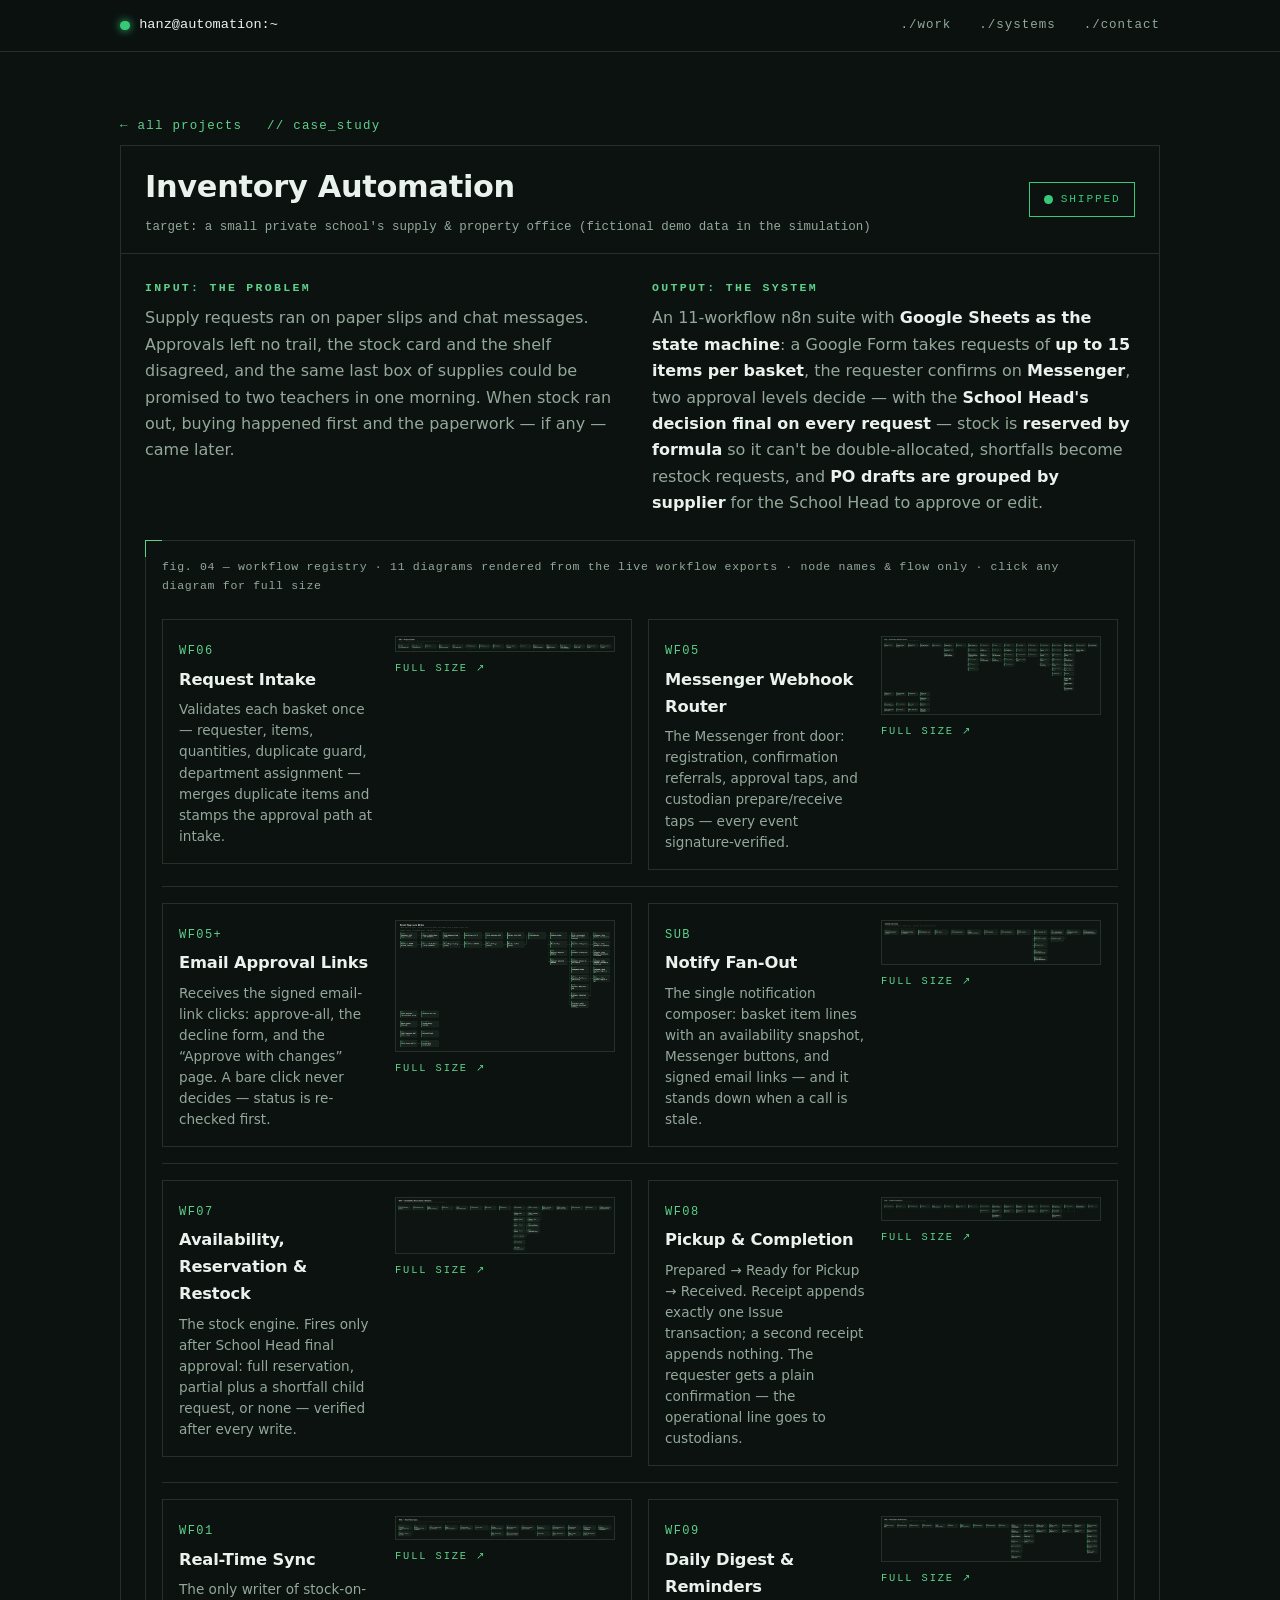
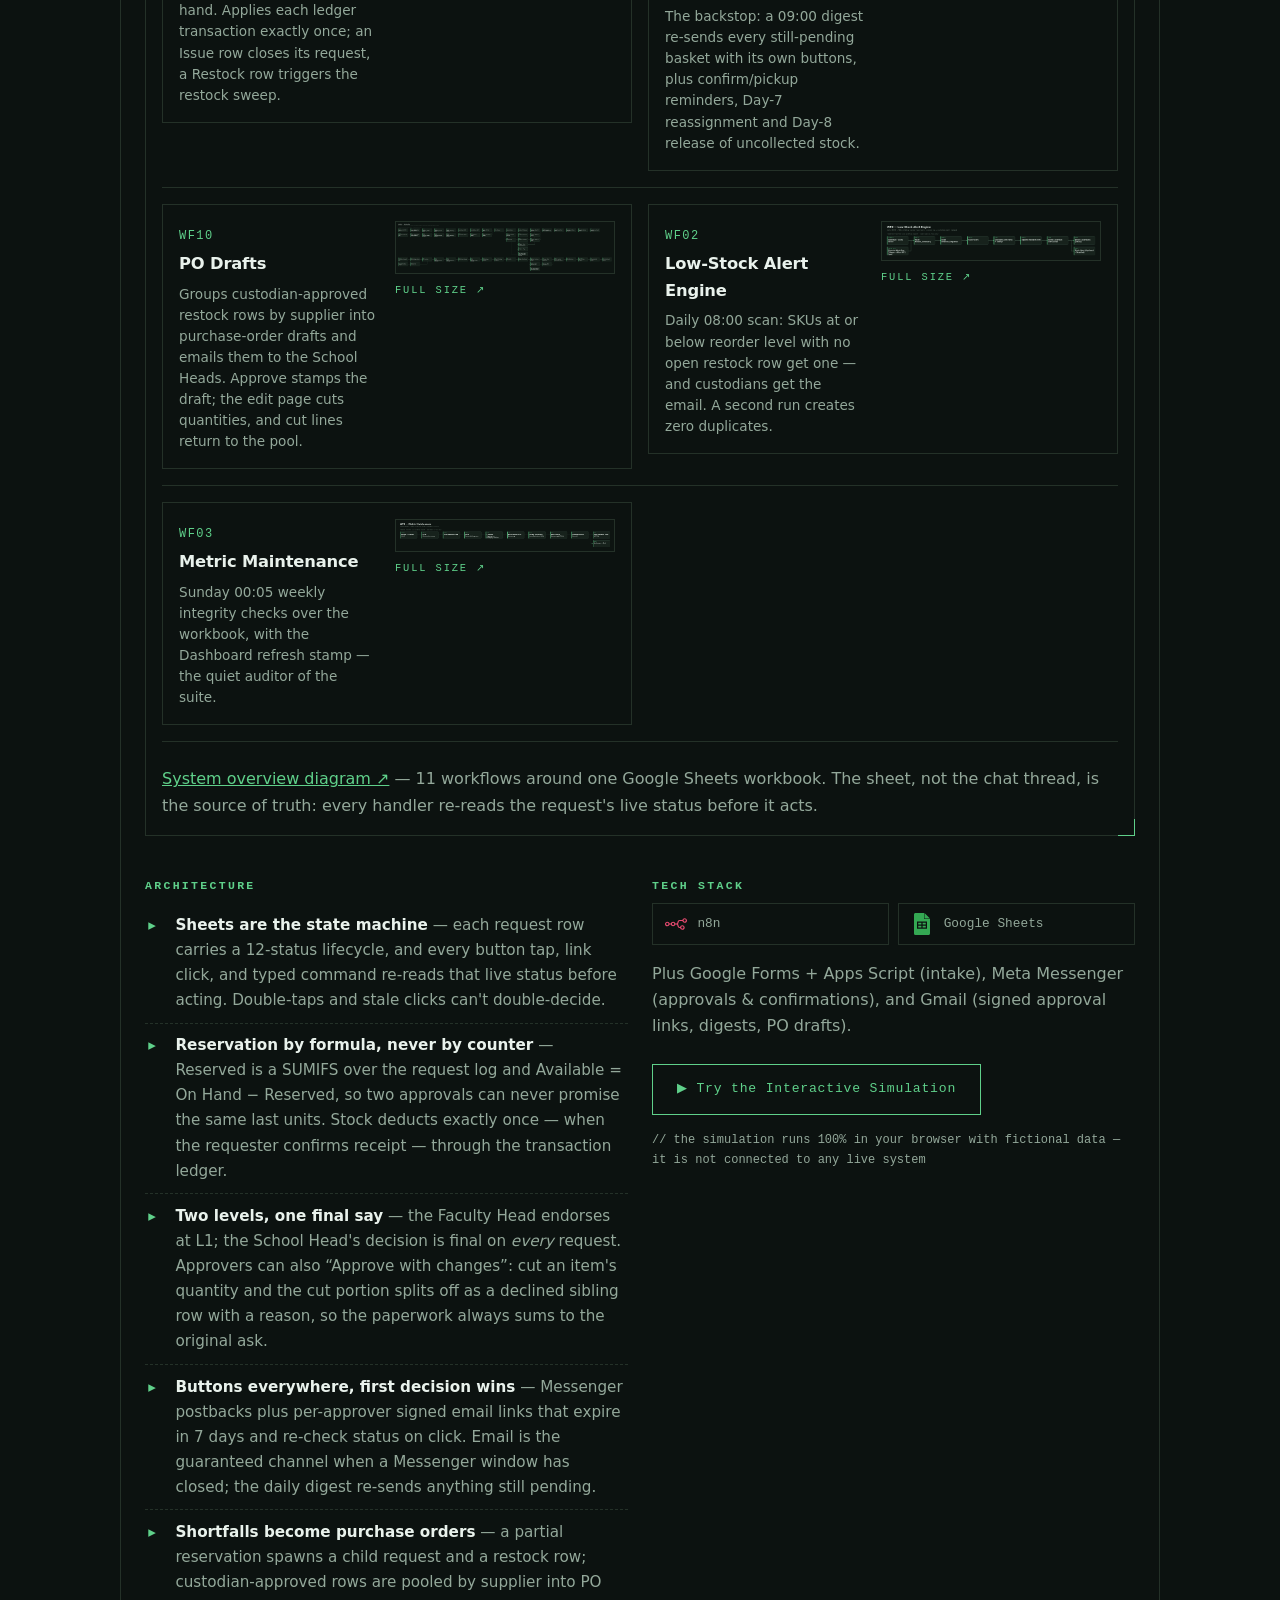
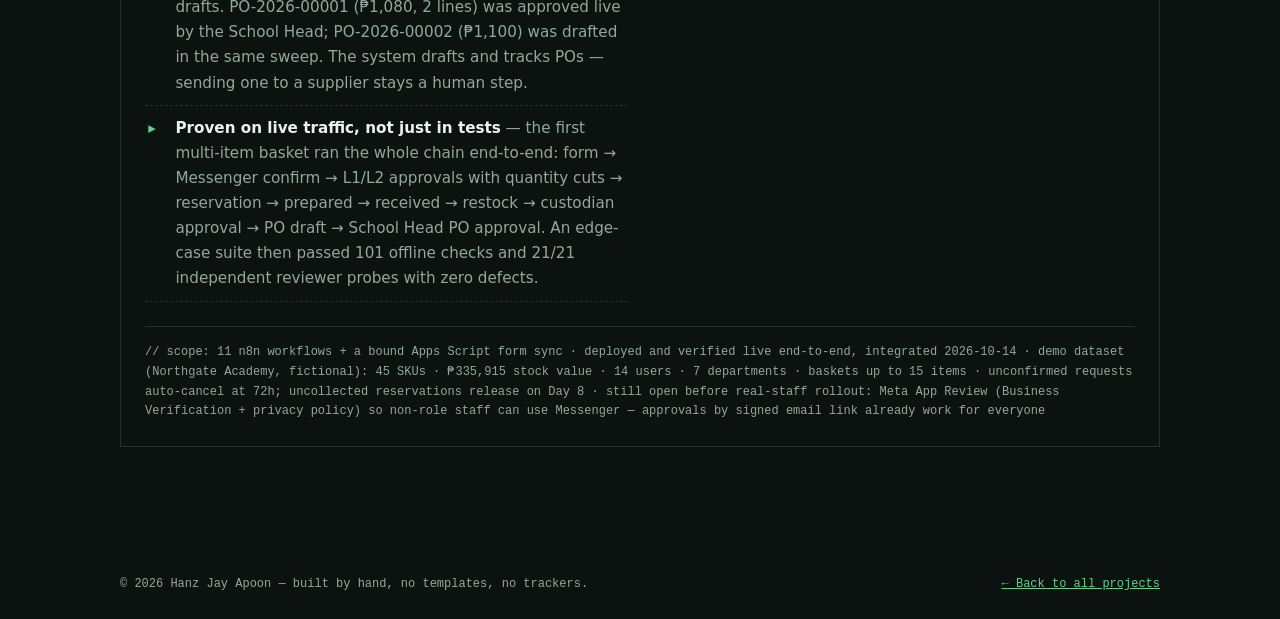
<file: inventory.html>
<!DOCTYPE html>
<html lang="en">
<head>
<meta charset="UTF-8">
<meta name="viewport" content="width=device-width, initial-scale=1.0">
<meta name="description" content="Inventory Automation — n8n + Google Sheets item-request, approval, reservation and purchase-order system for a small private school. Case study by Hanz Jay Apoon.">
<title>Inventory Automation — Case Study — Hanz Jay Apoon</title>
<link rel="stylesheet" href="style.css?v=20261006c">
</head>
<body>
<a class="skip-link" href="#main">Skip to content</a>
<header class="topbar">
  <div class="wrap topbar-inner">
    <a class="brand" href="index.html"><span class="dot" aria-hidden="true"></span>hanz@automation:~</a>
    <nav aria-label="Primary">
      <ul class="nav-list">
        <li><a class="nav-link" href="index.html#projects">./work</a></li>
        <li><a class="nav-link" href="index.html#systems">./systems</a></li>
        <li><a class="nav-link" href="index.html#contact">./contact</a></li>
      </ul>
    </nav>
  </div>
</header>
<main id="main">
  <section class="section" style="border-bottom:none">
    <div class="wrap">
      <p class="sec-label"><a href="index.html#projects" style="color:var(--accent);text-decoration:none">← all projects</a> <span class="n" style="margin-left:1rem">// case_study</span></p>
<article class="node" aria-labelledby="inv-h">
        <div class="node-head">
          <div>
            <h3 id="inv-h">Inventory Automation</h3>
            <p class="node-sub">target: a small private school's supply &amp; property office <span style="color:var(--muted)">(fictional demo data in the simulation)</span></p>
          </div>
          <span class="status status--live"><i aria-hidden="true"></i>SHIPPED</span>
        </div>
        <div class="node-body">
          <div class="duo">
            <div><h4>input: the problem</h4><p>Supply requests ran on paper slips and chat messages. Approvals left no trail, the stock card and the shelf disagreed, and the same last box of supplies could be promised to two teachers in one morning. When stock ran out, buying happened first and the paperwork — if any — came later.</p></div>
            <div><h4>output: the system</h4><p>An 11-workflow n8n suite with <strong>Google Sheets as the state machine</strong>: a Google Form takes requests of <strong>up to 15 items per basket</strong>, the requester confirms on <strong>Messenger</strong>, two approval levels decide — with the <strong>School Head's decision final on every request</strong> — stock is <strong>reserved by formula</strong> so it can't be double-allocated, shortfalls become restock requests, and <strong>PO drafts are grouped by supplier</strong> for the School Head to approve or edit.</p></div>
          </div>
          <figure class="wffig">
            <figcaption>fig. 04 — workflow registry · 11 diagrams rendered from the live workflow exports · node names &amp; flow only · click any diagram for full size</figcaption>
            <div class="wfrows">
            <div class="wfrow">
              <div class="wfunit">
                <div>
                  <span class="wfnum">WF06</span>
                  <h5>Request Intake</h5>
                  <p>Validates each basket once — requester, items, quantities, duplicate guard, department assignment — merges duplicate items and stamps the approval path at intake.</p>
                </div>
                <a class="wfshot" href="assets/inventory/wf06-intake.png" target="_blank" rel="noopener">
                  <img src="assets/inventory/wf06-intake.png" alt="WF06 Request Intake — workflow diagram rendered from the live export" loading="lazy">
                  <span class="tag">full size &#8599;</span>
                </a>
              </div>
              <div class="wfunit">
                <div>
                  <span class="wfnum">WF05</span>
                  <h5>Messenger Webhook Router</h5>
                  <p>The Messenger front door: registration, confirmation referrals, approval taps, and custodian prepare/receive taps — every event signature-verified.</p>
                </div>
                <a class="wfshot" href="assets/inventory/wf05-router.png" target="_blank" rel="noopener">
                  <img src="assets/inventory/wf05-router.png" alt="WF05 Messenger Webhook Router — workflow diagram rendered from the live export" loading="lazy">
                  <span class="tag">full size &#8599;</span>
                </a>
              </div>
            </div>
            <div class="wfrow">
              <div class="wfunit">
                <div>
                  <span class="wfnum">WF05+</span>
                  <h5>Email Approval Links</h5>
                  <p>Receives the signed email-link clicks: approve-all, the decline form, and the “Approve with changes” page. A bare click never decides — status is re-checked first.</p>
                </div>
                <a class="wfshot" href="assets/inventory/wf05-email-approval-links.png" target="_blank" rel="noopener">
                  <img src="assets/inventory/wf05-email-approval-links.png" alt="Email Approval Links handler — workflow diagram rendered from the live export" loading="lazy">
                  <span class="tag">full size &#8599;</span>
                </a>
              </div>
              <div class="wfunit">
                <div>
                  <span class="wfnum">SUB</span>
                  <h5>Notify Fan-Out</h5>
                  <p>The single notification composer: basket item lines with an availability snapshot, Messenger buttons, and signed email links — and it stands down when a call is stale.</p>
                </div>
                <a class="wfshot" href="assets/inventory/notify-fanout.png" target="_blank" rel="noopener">
                  <img src="assets/inventory/notify-fanout.png" alt="Notify Fan-Out sub-workflow — diagram rendered from the live export" loading="lazy">
                  <span class="tag">full size &#8599;</span>
                </a>
              </div>
            </div>
            <div class="wfrow">
              <div class="wfunit">
                <div>
                  <span class="wfnum">WF07</span>
                  <h5>Availability, Reservation &amp; Restock</h5>
                  <p>The stock engine. Fires only after School Head final approval: full reservation, partial plus a shortfall child request, or none — verified after every write.</p>
                </div>
                <a class="wfshot" href="assets/inventory/wf07-reservation.png" target="_blank" rel="noopener">
                  <img src="assets/inventory/wf07-reservation.png" alt="WF07 Availability Reservation and Restock — workflow diagram rendered from the live export" loading="lazy">
                  <span class="tag">full size &#8599;</span>
                </a>
              </div>
              <div class="wfunit">
                <div>
                  <span class="wfnum">WF08</span>
                  <h5>Pickup &amp; Completion</h5>
                  <p>Prepared → Ready for Pickup → Received. Receipt appends exactly one Issue transaction; a second receipt appends nothing. The requester gets a plain confirmation — the operational line goes to custodians.</p>
                </div>
                <a class="wfshot" href="assets/inventory/wf08-pickup.png" target="_blank" rel="noopener">
                  <img src="assets/inventory/wf08-pickup.png" alt="WF08 Pickup and Completion — workflow diagram rendered from the live export" loading="lazy">
                  <span class="tag">full size &#8599;</span>
                </a>
              </div>
            </div>
            <div class="wfrow">
              <div class="wfunit">
                <div>
                  <span class="wfnum">WF01</span>
                  <h5>Real-Time Sync</h5>
                  <p>The only writer of stock-on-hand. Applies each ledger transaction exactly once; an Issue row closes its request, a Restock row triggers the restock sweep.</p>
                </div>
                <a class="wfshot" href="assets/inventory/wf01-sync.png" target="_blank" rel="noopener">
                  <img src="assets/inventory/wf01-sync.png" alt="WF01 Real-Time Sync — workflow diagram rendered from the live export" loading="lazy">
                  <span class="tag">full size &#8599;</span>
                </a>
              </div>
              <div class="wfunit">
                <div>
                  <span class="wfnum">WF09</span>
                  <h5>Daily Digest &amp; Reminders</h5>
                  <p>The backstop: a 09:00 digest re-sends every still-pending basket with its own buttons, plus confirm/pickup reminders, Day-7 reassignment and Day-8 release of uncollected stock.</p>
                </div>
                <a class="wfshot" href="assets/inventory/wf09-digest.png" target="_blank" rel="noopener">
                  <img src="assets/inventory/wf09-digest.png" alt="WF09 Daily Digest and Reminders — workflow diagram rendered from the live export" loading="lazy">
                  <span class="tag">full size &#8599;</span>
                </a>
              </div>
            </div>
            <div class="wfrow">
              <div class="wfunit">
                <div>
                  <span class="wfnum">WF10</span>
                  <h5>PO Drafts</h5>
                  <p>Groups custodian-approved restock rows by supplier into purchase-order drafts and emails them to the School Heads. Approve stamps the draft; the edit page cuts quantities, and cut lines return to the pool.</p>
                </div>
                <a class="wfshot" href="assets/inventory/wf10-po-drafts.png" target="_blank" rel="noopener">
                  <img src="assets/inventory/wf10-po-drafts.png" alt="WF10 PO Drafts — workflow diagram rendered from the live export" loading="lazy">
                  <span class="tag">full size &#8599;</span>
                </a>
              </div>
              <div class="wfunit">
                <div>
                  <span class="wfnum">WF02</span>
                  <h5>Low-Stock Alert Engine</h5>
                  <p>Daily 08:00 scan: SKUs at or below reorder level with no open restock row get one — and custodians get the email. A second run creates zero duplicates.</p>
                </div>
                <a class="wfshot" href="assets/inventory/wf02-low-stock.png" target="_blank" rel="noopener">
                  <img src="assets/inventory/wf02-low-stock.png" alt="WF02 Low-Stock Alert Engine — workflow diagram rendered from the live export" loading="lazy">
                  <span class="tag">full size &#8599;</span>
                </a>
              </div>
            </div>
            <div class="wfrow">
              <div class="wfunit">
                <div>
                  <span class="wfnum">WF03</span>
                  <h5>Metric Maintenance</h5>
                  <p>Sunday 00:05 weekly integrity checks over the workbook, with the Dashboard refresh stamp — the quiet auditor of the suite.</p>
                </div>
                <a class="wfshot" href="assets/inventory/wf03-metrics.png" target="_blank" rel="noopener">
                  <img src="assets/inventory/wf03-metrics.png" alt="WF03 Metric Maintenance — workflow diagram rendered from the live export" loading="lazy">
                  <span class="tag">full size &#8599;</span>
                </a>
              </div>
            </div>
            </div>
            <p style="margin-top:var(--s4)"><a href="assets/inventory/overview.png" target="_blank" rel="noopener">System overview diagram &#8599;</a> <span style="color:var(--muted)">— 11 workflows around one Google Sheets workbook. The sheet, not the chat thread, is the source of truth: every handler re-reads the request's live status before it acts.</span></p>
          </figure>
          <div class="duo">
            <div>
              <h4>architecture</h4>
              <ul class="checklist">
                <li><strong>Sheets are the state machine</strong> — each request row carries a 12-status lifecycle, and every button tap, link click, and typed command re-reads that live status before acting. Double-taps and stale clicks can't double-decide.</li>
                <li><strong>Reservation by formula, never by counter</strong> — Reserved is a SUMIFS over the request log and Available = On Hand − Reserved, so two approvals can never promise the same last units. Stock deducts exactly once — when the requester confirms receipt — through the transaction ledger.</li>
                <li><strong>Two levels, one final say</strong> — the Faculty Head endorses at L1; the School Head's decision is final on <em>every</em> request. Approvers can also “Approve with changes”: cut an item's quantity and the cut portion splits off as a declined sibling row with a reason, so the paperwork always sums to the original ask.</li>
                <li><strong>Buttons everywhere, first decision wins</strong> — Messenger postbacks plus per-approver signed email links that expire in 7 days and re-check status on click. Email is the guaranteed channel when a Messenger window has closed; the daily digest re-sends anything still pending.</li>
                <li><strong>Shortfalls become purchase orders</strong> — a partial reservation spawns a child request and a restock row; custodian-approved rows are pooled by supplier into PO drafts. PO-2026-00001 (₱1,080, 2 lines) was approved live by the School Head; PO-2026-00002 (₱1,100) was drafted in the same sweep. The system drafts and tracks POs — sending one to a supplier stays a human step.</li>
                <li><strong>Proven on live traffic, not just in tests</strong> — the first multi-item basket ran the whole chain end-to-end: form → Messenger confirm → L1/L2 approvals with quantity cuts → reservation → prepared → received → restock → custodian approval → PO draft → School Head PO approval. An edge-case suite then passed 101 offline checks and 21/21 independent reviewer probes with zero defects.</li>
              </ul>
            </div>
            <div>
              <h4>tech stack</h4>
              <ul class="stacklogos">
                <li><img src="assets/stack/n8n.svg" alt="n8n logo"><span>n8n</span></li>
                <li><img src="assets/stack/googlesheets.svg" alt="Google Sheets logo"><span>Google Sheets</span></li>
              </ul>
              <p style="color:var(--muted);margin-top:1rem">Plus Google Forms + Apps Script (intake), Meta Messenger (approvals &amp; confirmations), and Gmail (signed approval links, digests, PO drafts).</p>
              <p style="margin-top:var(--s4)"><a class="btn" href="inventory-sim.html" style="text-decoration:none">▶ Try the Interactive Simulation</a></p>
              <p class="note" style="font-family:var(--mono);font-size:.75rem;color:var(--muted);margin-top:1rem">// the simulation runs 100% in your browser with fictional data — it is not connected to any live system</p>
            </div>
          </div>
          <p class="scope">// scope: 11 n8n workflows + a bound Apps Script form sync · deployed and verified live end-to-end, integrated 2026-10-14 · demo dataset (Northgate Academy, fictional): 45 SKUs · ₱335,915 stock value · 14 users · 7 departments · baskets up to 15 items · unconfirmed requests auto-cancel at 72h; uncollected reservations release on Day 8 · still open before real-staff rollout: Meta App Review (Business Verification + privacy policy) so non-role staff can use Messenger — approvals by signed email link already work for everyone</p>
        </div>
      </article>
    </div>
  </section>
</main>
<footer>
  <div class="wrap foot-inner">
    <p>&copy; <span id="year">2026</span> Hanz Jay Apoon — built by hand, no templates, no trackers.</p>
    <p><a href="index.html#projects">← Back to all projects</a></p>
  </div>
</footer>
<script src="script.js"></script>
</body>
</html>
</file>
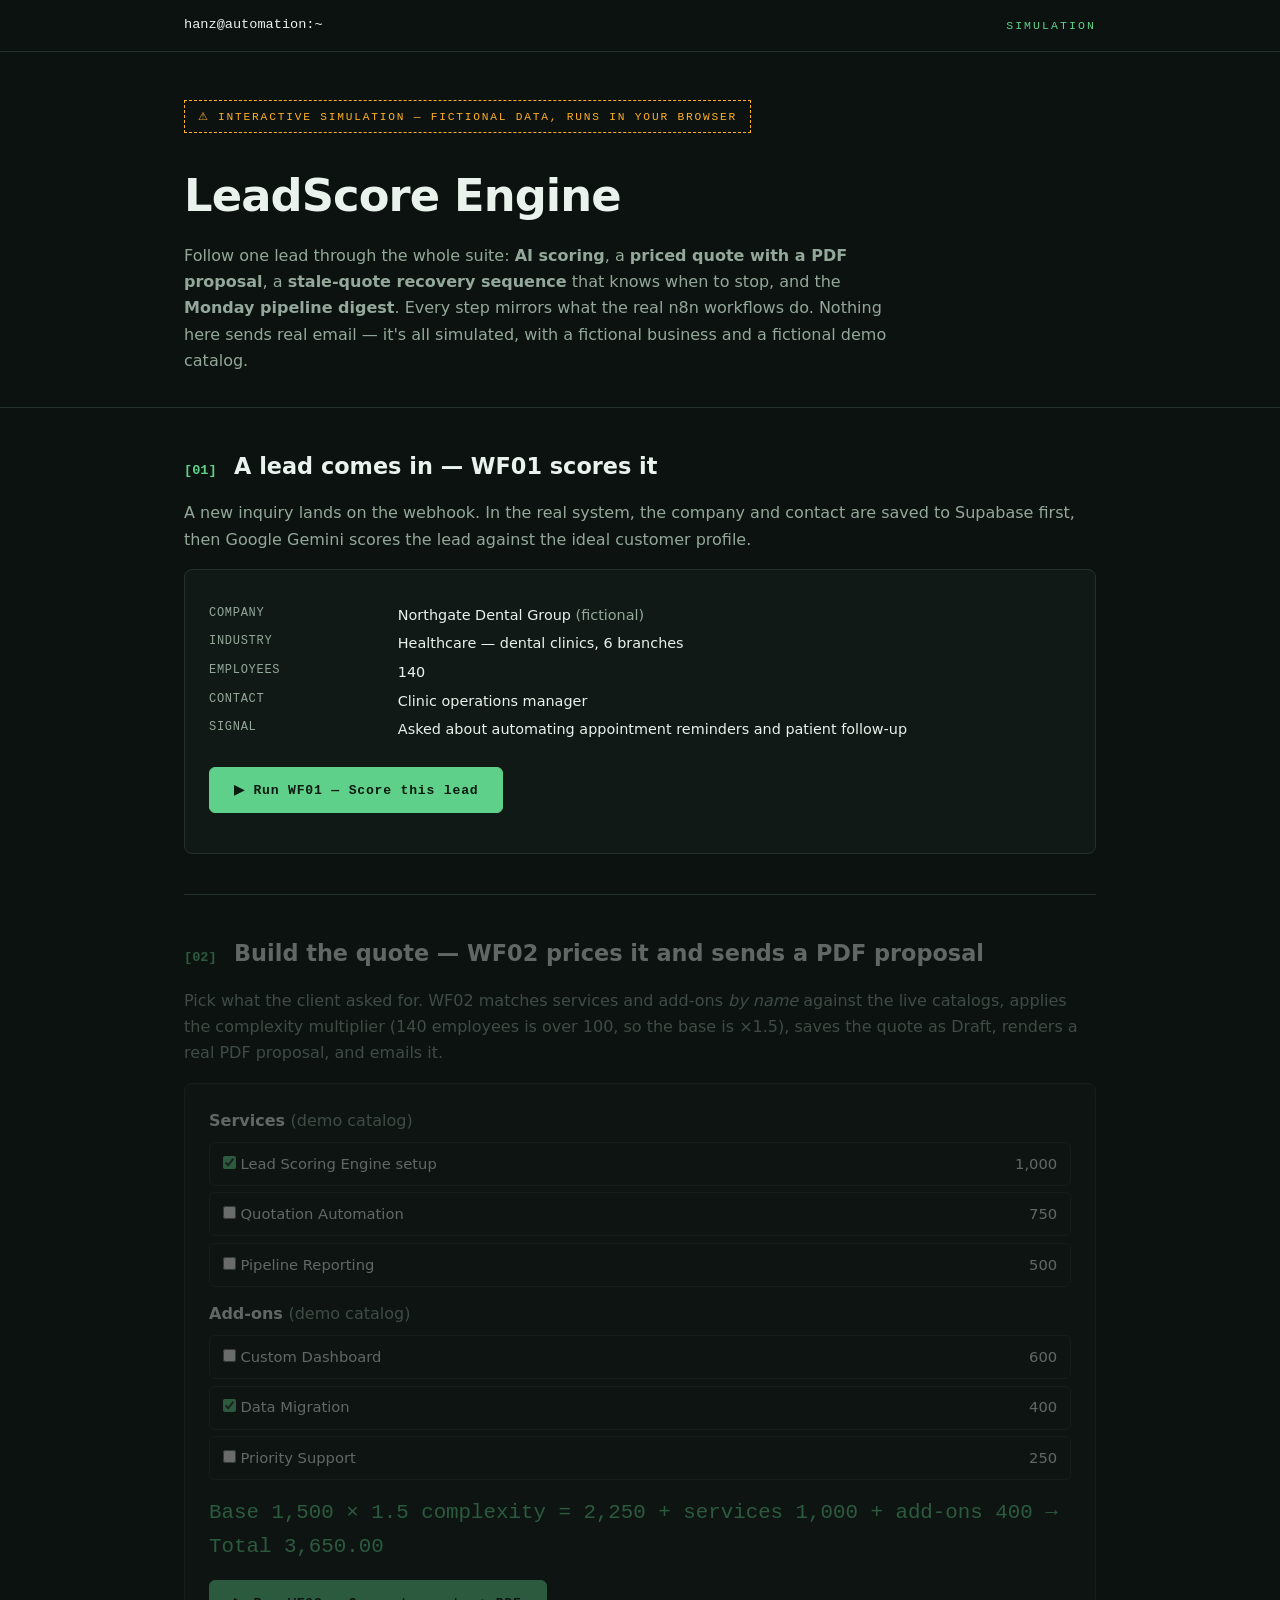
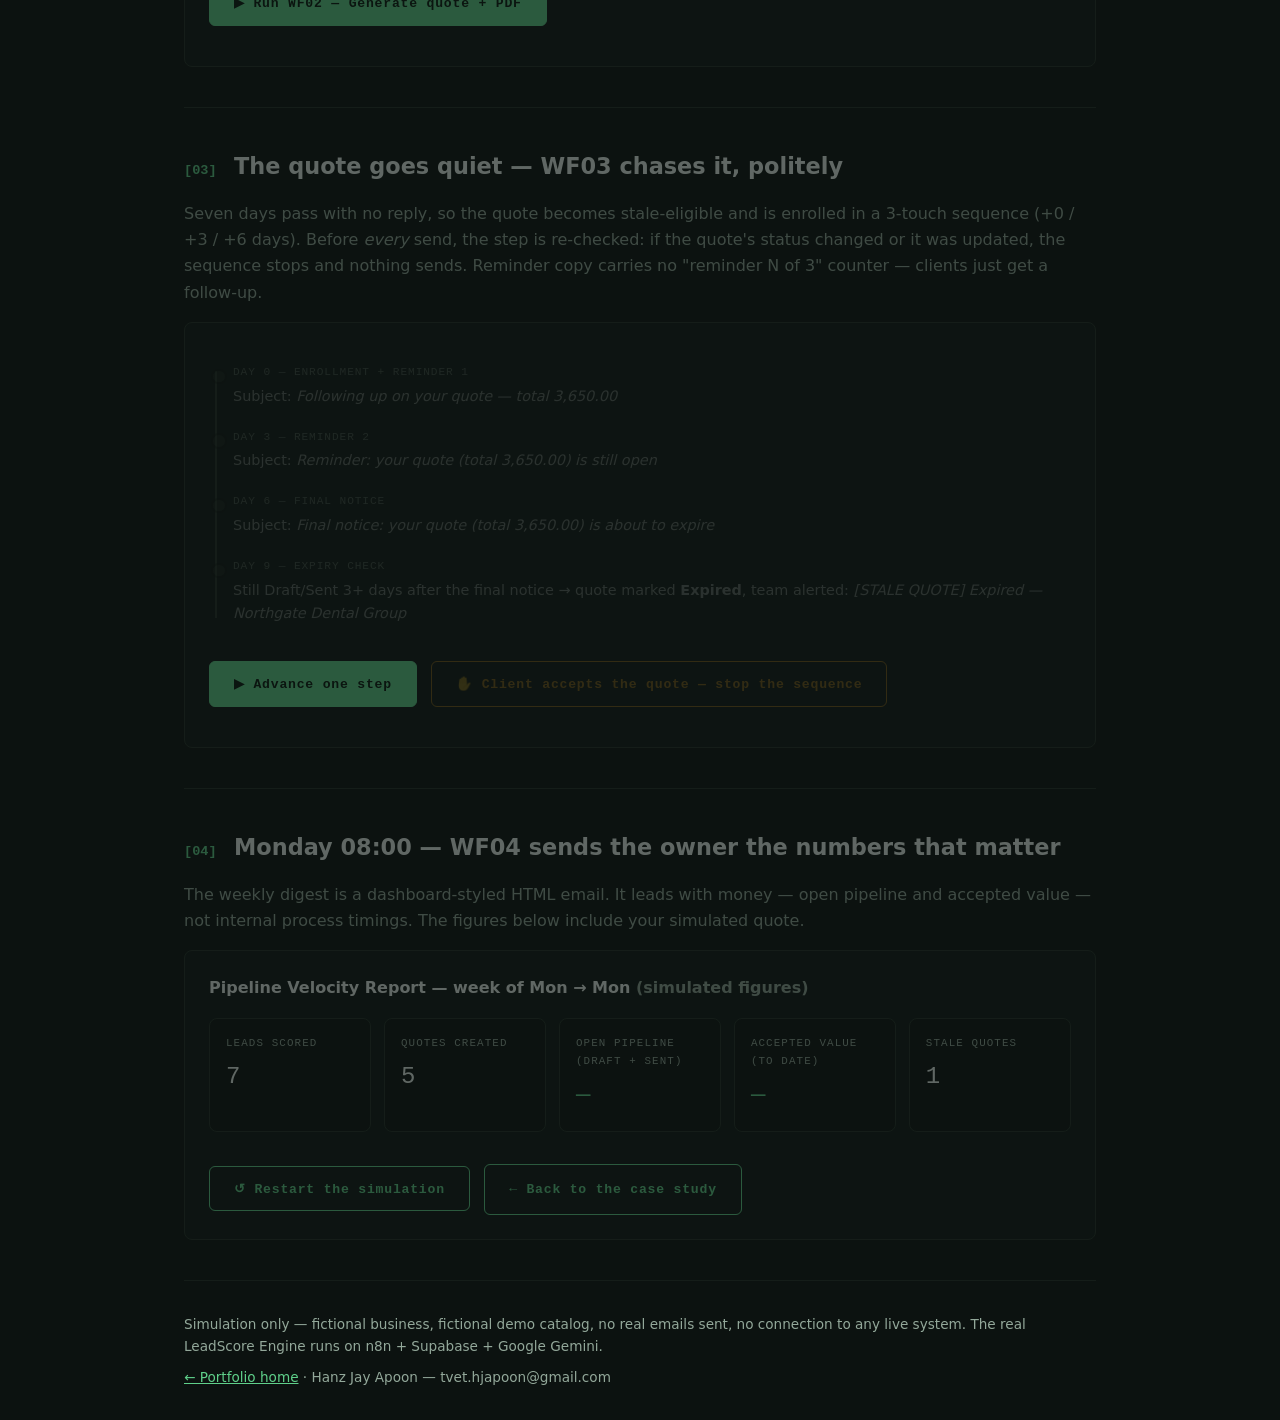
<file: leadscore-sim.html>
<!DOCTYPE html>
<html lang="en">
<head>
<meta charset="UTF-8">
<meta name="viewport" content="width=device-width, initial-scale=1.0">
<meta name="description" content="Interactive simulation: LeadScore Engine. Fictional demo data, runs entirely in your browser.">
<title>LeadScore Engine Simulation — Hanz Jay Apoon</title>
<style>
:root{
  --bg:#0c1210; --panel:#111916; --ink:#e9f2ec; --muted:#93a89a;
  --line:#243128; --accent:#5fd08a; --accent-ink:#0a1a10; --ok:#37c978;
  --warn:#ffb020; --bad:#ff5d5d; --info:#5aa9ff;
  --mono:ui-monospace,'SF Mono',SFMono-Regular,Menlo,Consolas,'Liberation Mono',monospace;
  --disp:system-ui,-apple-system,'Segoe UI',Helvetica,Arial,sans-serif;
}
*{box-sizing:border-box;margin:0;padding:0}
body{background:var(--bg);color:var(--ink);font-family:var(--disp);line-height:1.65;-webkit-font-smoothing:antialiased}
.wrap{max-width:62rem;margin-inline:auto;padding-inline:clamp(1.25rem,4vw,2.5rem)}
a{color:var(--accent)}
.topbar{border-bottom:1px solid var(--line);padding:.9rem 0}
.topbar .wrap{display:flex;justify-content:space-between;align-items:center}
.brand{font-family:var(--mono);font-size:.85rem;color:var(--ink);text-decoration:none}
.tag{font-family:var(--mono);font-size:.72rem;letter-spacing:.18em;text-transform:uppercase;color:var(--accent)}
.hero{padding:3rem 0 2rem;border-bottom:1px solid var(--line)}
.hero h1{font-size:clamp(1.8rem,4.5vw,2.8rem);letter-spacing:-.02em;margin:.6rem 0}
.hero p{color:var(--muted);max-width:44rem}
.sim-badge{display:inline-block;font-family:var(--mono);font-size:.7rem;letter-spacing:.16em;border:1px dashed var(--warn);color:var(--warn);padding:.4rem .8rem;margin-bottom:1rem}
.section{padding:2.5rem 0;border-bottom:1px solid var(--line)}
.section h2{font-size:1.4rem;margin-bottom:1rem}
.section h2 .n{font-family:var(--mono);color:var(--accent);font-size:.85rem;margin-right:.6rem}
.section.locked{opacity:.38;pointer-events:none}
.btn{font-family:var(--mono);font-size:.82rem;letter-spacing:.06em;padding:.85rem 1.5rem;border:1px solid var(--accent);display:inline-block;cursor:pointer;background:var(--accent);color:var(--accent-ink);font-weight:700;text-decoration:none;border-radius:6px;margin-right:.6rem;margin-top:1rem}
.btn:disabled{opacity:.4;cursor:default}
.btn--ghost{background:transparent;color:var(--accent)}
.btn--warn{background:transparent;color:var(--warn);border-color:var(--warn)}
.panel{background:var(--panel);border:1px solid var(--line);padding:1.5rem;font-size:.92rem;border-radius:8px;margin-top:1rem}
.kv{display:grid;grid-template-columns:11rem 1fr;gap:.3rem .8rem;font-size:.9rem;margin:.6rem 0}
.kv dt{font-family:var(--mono);font-size:.75rem;color:var(--muted);letter-spacing:.06em}
.kv dd{color:var(--ink)}
.scorewrap{display:flex;gap:1.5rem;align-items:center;flex-wrap:wrap;margin:1rem 0}
.scorebig{font-family:var(--mono);font-size:3.4rem;font-weight:700;color:var(--accent);line-height:1}
.grade{font-family:var(--mono);font-size:1.1rem;border:2px solid var(--accent);color:var(--accent);border-radius:50%;width:3.2rem;height:3.2rem;display:flex;align-items:center;justify-content:center;font-weight:700}
.reason{background:var(--bg);border-left:3px solid var(--accent);padding:.8rem 1rem;font-style:italic;color:var(--muted)}
.pick{display:flex;justify-content:space-between;gap:1rem;padding:.55rem .8rem;border:1px solid var(--line);border-radius:6px;margin:.4rem 0;cursor:pointer}
.pick:hover{border-color:var(--accent)}
.pick input{accent-color:var(--accent)}
.total{font-family:var(--mono);font-size:1.3rem;color:var(--accent);margin-top:1rem}
.mail{background:#1a2420;border:1px solid var(--line);border-radius:8px;padding:1.25rem;margin:1rem 0}
.mail h4{font-family:var(--mono);font-size:.85rem;color:var(--accent);margin-bottom:.4rem}
.mail .subj{font-weight:700}
.mail p{color:var(--muted);font-size:.9rem}
.log{font-family:var(--mono);font-size:.78rem;color:var(--muted);margin-top:1rem;max-height:12rem;overflow:auto}
.log .t{color:var(--accent)} .log .w{color:var(--warn)} .log .e{color:var(--bad)}
.timeline{position:relative;padding-left:1.5rem;margin:1rem 0}
.timeline::before{content:'';position:absolute;left:.4rem;top:.5rem;bottom:.5rem;width:2px;background:var(--line)}
.tl-item{position:relative;margin-bottom:1.2rem;opacity:.35}
.tl-item::before{content:'';position:absolute;left:-1.35rem;top:.35rem;width:.7rem;height:.7rem;border-radius:50%;background:var(--line);border:2px solid var(--bg)}
.tl-item.done{opacity:1}.tl-item.done::before{background:var(--ok)}
.tl-item.active{opacity:1}.tl-item.active::before{background:var(--accent);box-shadow:0 0 0 4px rgba(95,208,138,.2)}
.tl-item.stopped{opacity:1}.tl-item.stopped::before{background:var(--warn)}
.tl-item .tl-time{font-family:var(--mono);font-size:.7rem;color:var(--muted);letter-spacing:.08em}
.tl-item .tl-desc{font-size:.9rem;margin-top:.2rem}
.kpis{display:grid;grid-template-columns:repeat(auto-fit,minmax(10rem,1fr));gap:.8rem;margin:1rem 0}
.kpi{background:var(--bg);border:1px solid var(--line);border-radius:8px;padding:1rem}
.kpi .k{font-family:var(--mono);font-size:.68rem;letter-spacing:.1em;color:var(--muted);text-transform:uppercase}
.kpi .v{font-family:var(--mono);font-size:1.5rem;color:var(--ink);margin-top:.3rem}
.kpi .v.money{color:var(--accent)}
footer{padding:2rem 0;color:var(--muted);font-size:.85rem}
</style>
</head>
<body>
<div class="topbar"><div class="wrap">
  <a class="brand" href="index.html">hanz@automation:~</a>
  <span class="tag">simulation</span>
</div></div>

<div class="hero"><div class="wrap">
  <span class="sim-badge">⚠ INTERACTIVE SIMULATION — FICTIONAL DATA, RUNS IN YOUR BROWSER</span>
  <h1>LeadScore Engine</h1>
  <p>Follow one lead through the whole suite: <strong>AI scoring</strong>, a <strong>priced quote with a PDF proposal</strong>, a <strong>stale-quote recovery sequence</strong> that knows when to stop, and the <strong>Monday pipeline digest</strong>. Every step mirrors what the real n8n workflows do. Nothing here sends real email — it's all simulated, with a fictional business and a fictional demo catalog.</p>
</div></div>

<div class="wrap">
<!-- STAGE 1 + 2: scoring -->
<div class="section" id="s1">
  <h2><span class="n">[01]</span> A lead comes in — WF01 scores it</h2>
  <p style="color:var(--muted)">A new inquiry lands on the webhook. In the real system, the company and contact are saved to Supabase first, then Google Gemini scores the lead against the ideal customer profile.</p>
  <div class="panel">
    <dl class="kv">
      <dt>COMPANY</dt><dd>Northgate Dental Group <span style="color:var(--muted)">(fictional)</span></dd>
      <dt>INDUSTRY</dt><dd>Healthcare — dental clinics, 6 branches</dd>
      <dt>EMPLOYEES</dt><dd>140</dd>
      <dt>CONTACT</dt><dd>Clinic operations manager</dd>
      <dt>SIGNAL</dt><dd>Asked about automating appointment reminders and patient follow-up</dd>
    </dl>
    <button class="btn" id="btn-score">▶ Run WF01 — Score this lead</button>
    <div id="score-out" style="display:none">
      <div class="scorewrap">
        <div><div class="scorebig" id="score-num">0</div><div style="font-family:var(--mono);font-size:.7rem;color:var(--muted);letter-spacing:.1em">ICP SCORE / 100</div></div>
        <div class="grade" id="score-grade">?</div>
        <div style="max-width:26rem"><strong>Score saved back to Supabase</strong><br><span style="color:var(--muted)">The webhook returns the scored row — the same values the team sees in the database.</span></div>
      </div>
      <p class="reason" id="score-reason"></p>
    </div>
    <div class="log" id="log1"></div>
  </div>
</div>

<!-- STAGE 3: quotation -->
<div class="section locked" id="s2">
  <h2><span class="n">[02]</span> Build the quote — WF02 prices it and sends a PDF proposal</h2>
  <p style="color:var(--muted)">Pick what the client asked for. WF02 matches services and add-ons <em>by name</em> against the live catalogs, applies the complexity multiplier (140 employees is over 100, so the base is ×1.5), saves the quote as Draft, renders a real PDF proposal, and emails it.</p>
  <div class="panel">
    <h3 style="font-size:1rem;margin-bottom:.5rem">Services <span style="color:var(--muted);font-weight:400">(demo catalog)</span></h3>
    <label class="pick"><span><input type="checkbox" class="svc" value="1000" checked> Lead Scoring Engine setup</span><span>1,000</span></label>
    <label class="pick"><span><input type="checkbox" class="svc" value="750"> Quotation Automation</span><span>750</span></label>
    <label class="pick"><span><input type="checkbox" class="svc" value="500"> Pipeline Reporting</span><span>500</span></label>
    <h3 style="font-size:1rem;margin:.9rem 0 .5rem">Add-ons <span style="color:var(--muted);font-weight:400">(demo catalog)</span></h3>
    <label class="pick"><span><input type="checkbox" class="addon" value="600"> Custom Dashboard</span><span>600</span></label>
    <label class="pick"><span><input type="checkbox" class="addon" value="400" checked> Data Migration</span><span>400</span></label>
    <label class="pick"><span><input type="checkbox" class="addon" value="250"> Priority Support</span><span>250</span></label>
    <div class="total" id="quote-total">Base 1,500 × 1.5 complexity = 2,250 + services 1,000 + add-ons 400 → Total 3,650.00</div>
    <button class="btn" id="btn-quote">▶ Run WF02 — Generate quote + PDF</button>
    <div id="quote-out" style="display:none">
      <div class="mail"><h4>📧 TEAM ALERT (simulated)</h4><p class="subj">[NEW AI LEAD] Northgate Dental Group</p><p>New quote saved as Draft. Total <span class="qtot"></span>. Proposal PDF generated (document.pdf, ~306 KB in real runs).</p></div>
      <div class="mail"><h4>📧 CLIENT PROPOSAL (simulated)</h4><p class="subj">Your Custom AI Proposal</p><p>Sent to the client's email from the request data, with the PDF proposal attached.</p></div>
    </div>
    <div class="log" id="log2"></div>
  </div>
</div>

<!-- STAGE 4: recovery -->
<div class="section locked" id="s3">
  <h2><span class="n">[03]</span> The quote goes quiet — WF03 chases it, politely</h2>
  <p style="color:var(--muted)">Seven days pass with no reply, so the quote becomes stale-eligible and is enrolled in a 3-touch sequence (+0 / +3 / +6 days). Before <em>every</em> send, the step is re-checked: if the quote's status changed or it was updated, the sequence stops and nothing sends. Reminder copy carries no "reminder N of 3" counter — clients just get a follow-up.</p>
  <div class="panel">
    <div class="timeline">
      <div class="tl-item" id="tl1"><div class="tl-time">DAY 0 — ENROLLMENT + REMINDER 1</div><div class="tl-desc">Subject: <em>Following up on your quote — total <span class="qtot"></span></em></div></div>
      <div class="tl-item" id="tl2"><div class="tl-time">DAY 3 — REMINDER 2</div><div class="tl-desc">Subject: <em>Reminder: your quote (total <span class="qtot"></span>) is still open</em></div></div>
      <div class="tl-item" id="tl3"><div class="tl-time">DAY 6 — FINAL NOTICE</div><div class="tl-desc">Subject: <em>Final notice: your quote (total <span class="qtot"></span>) is about to expire</em></div></div>
      <div class="tl-item" id="tl4"><div class="tl-time">DAY 9 — EXPIRY CHECK</div><div class="tl-desc">Still Draft/Sent 3+ days after the final notice → quote marked <strong>Expired</strong>, team alerted: <em>[STALE QUOTE] Expired — Northgate Dental Group</em></div></div>
    </div>
    <button class="btn" id="btn-advance">▶ Advance one step</button>
    <button class="btn btn--warn" id="btn-accept" disabled>✋ Client accepts the quote — stop the sequence</button>
    <p id="recovery-note" style="color:var(--muted);margin-top:1rem"></p>
    <div class="log" id="log3"></div>
  </div>
</div>

<!-- STAGE 5: velocity digest -->
<div class="section locked" id="s4">
  <h2><span class="n">[04]</span> Monday 08:00 — WF04 sends the owner the numbers that matter</h2>
  <p style="color:var(--muted)">The weekly digest is a dashboard-styled HTML email. It leads with money — open pipeline and accepted value — not internal process timings. The figures below include your simulated quote.</p>
  <div class="panel">
    <h3 style="font-size:1rem">Pipeline Velocity Report — week of Mon → Mon <span style="color:var(--muted)">(simulated figures)</span></h3>
    <div class="kpis">
      <div class="kpi"><div class="k">Leads scored</div><div class="v" id="k-leads">7</div></div>
      <div class="kpi"><div class="k">Quotes created</div><div class="v" id="k-quotes">5</div></div>
      <div class="kpi"><div class="k">Open pipeline (Draft + Sent)</div><div class="v money" id="k-open">—</div></div>
      <div class="kpi"><div class="k">Accepted value (to date)</div><div class="v money" id="k-acc">—</div></div>
      <div class="kpi"><div class="k">Stale quotes</div><div class="v" id="k-stale">1</div></div>
    </div>
    <p style="color:var(--muted)" id="digest-note"></p>
    <button class="btn btn--ghost" id="btn-restart">↺ Restart the simulation</button>
    <a class="btn btn--ghost" href="leadscore.html" style="text-decoration:none">← Back to the case study</a>
  </div>
</div>
</div>

<footer><div class="wrap">
  <p>Simulation only — fictional business, fictional demo catalog, no real emails sent, no connection to any live system. The real LeadScore Engine runs on n8n + Supabase + Google Gemini.</p>
  <p style="margin-top:.5rem"><a href="index.html">← Portfolio home</a> · Hanz Jay Apoon — tvet.hjapoon@gmail.com</p>
</div></footer>

<script>
const $=id=>document.getElementById(id);
const fmt=n=>n.toLocaleString('en-US',{minimumFractionDigits:2,maximumFractionDigits:2});
function log(el,msg,cls){const d=document.createElement('div');if(cls)d.className=cls;d.innerHTML='<span class="t">›</span> '+msg;el.appendChild(d);el.scrollTop=el.scrollHeight;}
let quoteTotal=3650, accepted=false, step=0;

// --- Stage 1: scoring ---
$('btn-score').addEventListener('click',()=>{
  $('btn-score').disabled=true;
  const L=$('log1');
  log(L,'Webhook received: ai-lead-scoring');
  log(L,'Company + contact saved to Supabase');
  log(L,'Gemini scoring against the ICP…');
  let n=0; const target=82;
  const iv=setInterval(()=>{ n+=Math.ceil(Math.random()*9); if(n>=target){n=target;clearInterval(iv);
    $('score-grade').textContent='A';
    $('score-reason').textContent='“Multi-branch healthcare operator with 140 staff and an explicit automation need (appointment reminders, patient follow-up). Strong ICP fit: clear pain, operational scale, and a named operations contact.”';
    log(L,'Score written back: icp_score=82 · lead_grade=A','t');
    $('s2').classList.remove('locked');
    $('s2').scrollIntoView({behavior:'smooth',block:'start'});
  } $('score-num').textContent=n; $('score-out').style.display='block'; },90);
});

// --- Stage 2: quotation ---
function recalc(){
  const svc=[...document.querySelectorAll('.svc:checked')].reduce((a,c)=>a+ +c.value,0);
  const ad=[...document.querySelectorAll('.addon:checked')].reduce((a,c)=>a+ +c.value,0);
  quoteTotal=1500*1.5+svc+ad;
  $('quote-total').textContent='Base 1,500 × 1.5 complexity = 2,250 + services '+svc.toLocaleString()+' + add-ons '+ad.toLocaleString()+' → Total '+fmt(quoteTotal);
  document.querySelectorAll('.qtot').forEach(e=>e.textContent=fmt(quoteTotal));
}
document.querySelectorAll('.svc,.addon').forEach(c=>c.addEventListener('change',recalc)); recalc();
$('btn-quote').addEventListener('click',()=>{
  $('btn-quote').disabled=true;
  document.querySelectorAll('.svc,.addon').forEach(c=>c.disabled=true);
  const L=$('log2');
  log(L,'Webhook received: ai-qualification');
  log(L,'Company/contact matched in Supabase (existing lead found)');
  log(L,'Services + add-ons matched by name against the catalogs');
  log(L,'Pricing calculated: total '+fmt(quoteTotal));
  log(L,'Quote saved with status Draft');
  log(L,'PDF proposal generated via html2pdf');
  $('quote-out').style.display='block';
  log(L,'Team alert + client proposal emailed (simulated)','t');
  $('s3').classList.remove('locked');
});

// --- Stage 3: recovery ---
const notes=[
 'Quote is 7+ days old and still Draft → enrolled with 3 follow-up rows (+0/+3/+6 days). Reminder 1 sent after the pre-send check passed.',
 'Pre-send check: status unchanged, quote untouched → reminder 2 sent.',
 'Pre-send check passed → final notice sent. The copy never shows a "step N of 3" counter to the client.',
 'Final notice is 3+ days old and the quote is still open → marked Expired, remaining steps stopped, team alerted.'];
$('btn-advance').addEventListener('click',()=>{
  if(step>=4) return;
  step++;
  const tl=$('tl'+step); tl.classList.add(step<4?'done':'done','active');
  $('recovery-note').textContent=notes[step-1];
  log($('log3'),'Day '+[0,3,6,9][step-1]+' — step '+(step<4?'sent':'expiry processed'));
  if(step===1) $('btn-accept').disabled=false;
  if(step>=4){ $('btn-advance').disabled=true; $('btn-accept').disabled=true;
    $('recovery-note').textContent+=' Sequence complete — the quote expired without a reply.';
    finish(false); }
});
$('btn-accept').addEventListener('click',()=>{
  accepted=true;
  for(let i=step+1;i<=4;i++){ const tl=$('tl'+i); tl.classList.add('stopped'); tl.querySelector('.tl-desc').innerHTML+=' <strong style="color:var(--warn)">— stopped: quote status changed to Accepted</strong>'; }
  $('btn-advance').disabled=true; $('btn-accept').disabled=true;
  $('recovery-note').textContent='The client accepted. At the next pre-send check, WF03 sees the status change, marks the remaining steps stopped with that reason, and sends nothing. Polite persistence, hard stop on reply or decision — that is the whole design.';
  log($('log3'),'Status changed → remaining steps stopped, nothing sent','w');
  finish(true);
});

// --- Stage 4: digest ---
function finish(wasAccepted){
  const otherOpen=7601.49, otherAccepted=4250.00;
  const open=otherOpen+(wasAccepted?0:0); // expired quote leaves open pipeline; accepted moves to accepted
  const openVal=wasAccepted?otherOpen:otherOpen; // sim baseline excludes this quote once resolved either way
  const accVal=otherAccepted+(wasAccepted?quoteTotal:0);
  $('k-open').textContent=fmt(openVal);
  $('k-acc').textContent=fmt(accVal);
  $('k-stale').textContent=wasAccepted?'0':'0';
  $('digest-note').textContent=wasAccepted
    ? 'Your simulated quote shows up in Accepted value — the number the owner actually opens this email for.'
    : 'Your simulated quote expired, so it drops out of open pipeline and the stale count clears — the digest reflects reality on Monday, not hope.';
  $('s4').classList.remove('locked');
  $('s4').scrollIntoView({behavior:'smooth',block:'start'});
}
$('btn-restart').addEventListener('click',()=>location.reload());
</script>
</body>
</html>
</file>
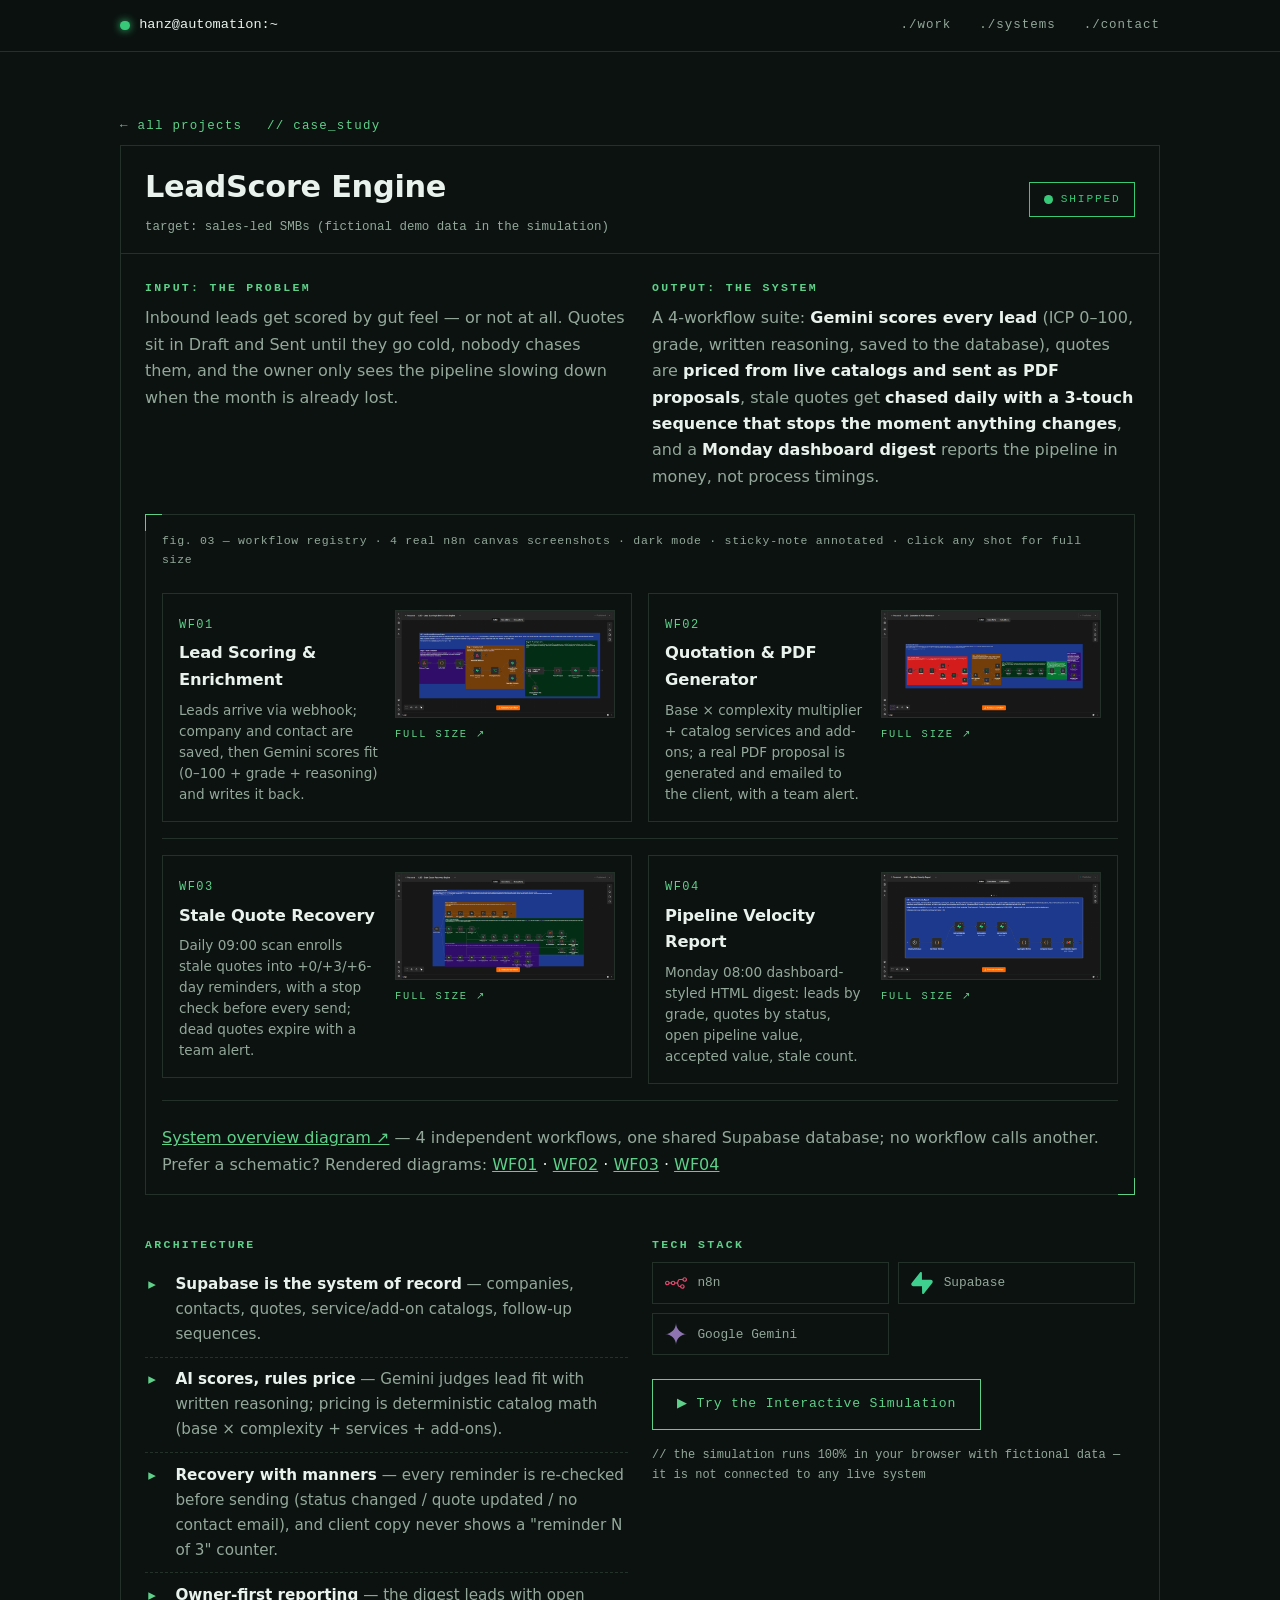
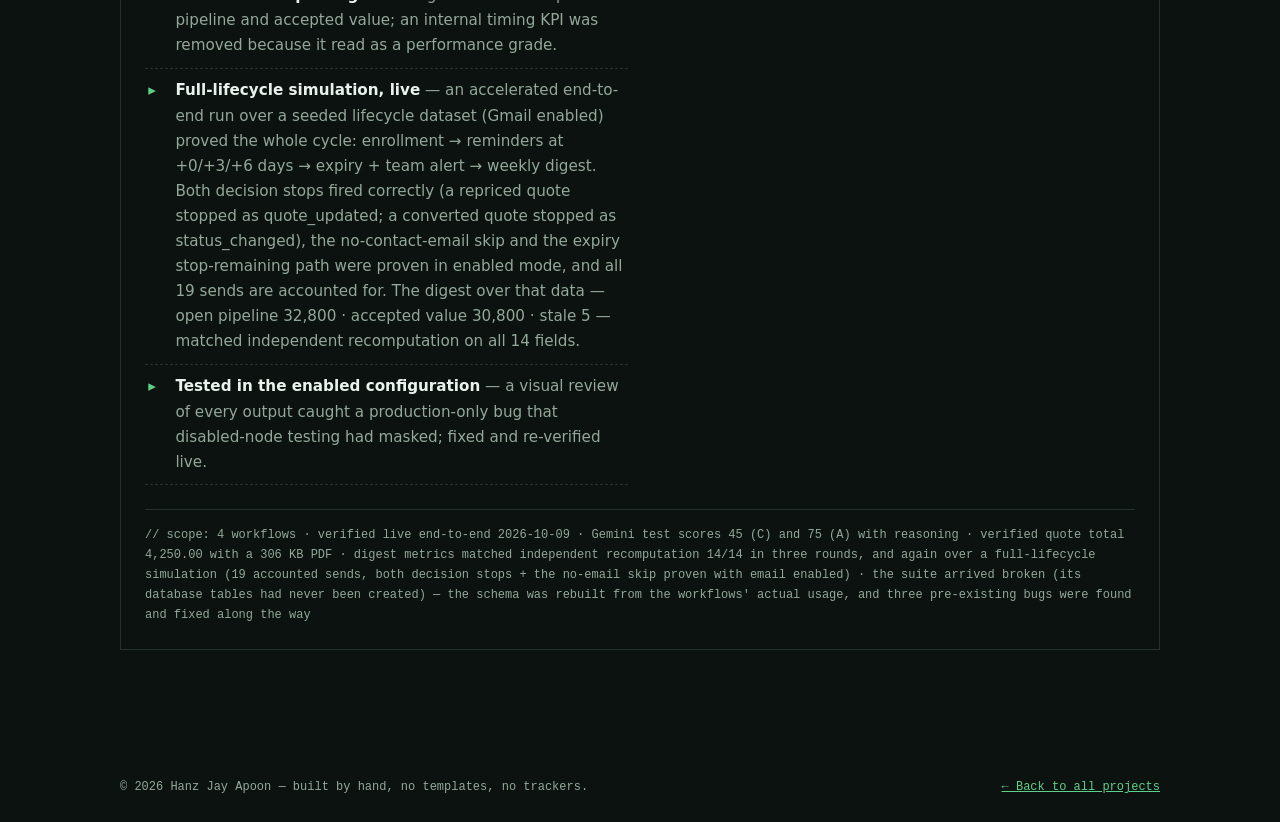
<file: leadscore.html>
<!DOCTYPE html>
<html lang="en">
<head>
<meta charset="UTF-8">
<meta name="viewport" content="width=device-width, initial-scale=1.0">
<meta name="description" content="LeadScore Engine — AI lead scoring, dynamic quotation and pipeline recovery suite. Case study by Hanz Jay Apoon.">
<title>LeadScore Engine — Case Study — Hanz Jay Apoon</title>
<link rel="stylesheet" href="style.css?v=20261006c">
</head>
<body>
<a class="skip-link" href="#main">Skip to content</a>
<header class="topbar">
  <div class="wrap topbar-inner">
    <a class="brand" href="index.html"><span class="dot" aria-hidden="true"></span>hanz@automation:~</a>
    <nav aria-label="Primary">
      <ul class="nav-list">
        <li><a class="nav-link" href="index.html#projects">./work</a></li>
        <li><a class="nav-link" href="index.html#systems">./systems</a></li>
        <li><a class="nav-link" href="index.html#contact">./contact</a></li>
      </ul>
    </nav>
  </div>
</header>
<main id="main">
  <section class="section" style="border-bottom:none">
    <div class="wrap">
      <p class="sec-label"><a href="index.html#projects" style="color:var(--accent);text-decoration:none">← all projects</a> <span class="n" style="margin-left:1rem">// case_study</span></p>
<article class="node" aria-labelledby="lse-h">
        <div class="node-head">
          <div>
            <h3 id="lse-h">LeadScore Engine</h3>
            <p class="node-sub">target: sales-led SMBs <span style="color:var(--muted)">(fictional demo data in the simulation)</span></p>
          </div>
          <span class="status status--live"><i aria-hidden="true"></i>SHIPPED</span>
        </div>
        <div class="node-body">
          <div class="duo">
            <div><h4>input: the problem</h4><p>Inbound leads get scored by gut feel — or not at all. Quotes sit in Draft and Sent until they go cold, nobody chases them, and the owner only sees the pipeline slowing down when the month is already lost.</p></div>
            <div><h4>output: the system</h4><p>A 4-workflow suite: <strong>Gemini scores every lead</strong> (ICP 0–100, grade, written reasoning, saved to the database), quotes are <strong>priced from live catalogs and sent as PDF proposals</strong>, stale quotes get <strong>chased daily with a 3-touch sequence that stops the moment anything changes</strong>, and a <strong>Monday dashboard digest</strong> reports the pipeline in money, not process timings.</p></div>
          </div>
          <figure class="wffig">
            <figcaption>fig. 03 — workflow registry · 4 real n8n canvas screenshots · dark mode · sticky-note annotated · click any shot for full size</figcaption>
            <div class="wfrows">
            <div class="wfrow">
              <div class="wfunit">
                <div>
                  <span class="wfnum">WF01</span>
                  <h5>Lead Scoring &amp; Enrichment</h5>
                  <p>Leads arrive via webhook; company and contact are saved, then Gemini scores fit (0–100 + grade + reasoning) and writes it back.</p>
                </div>
                <a class="wfshot" href="assets/leadscore/screenshots/wf01.png" target="_blank" rel="noopener">
                  <img src="assets/leadscore/screenshots/wf01.png" alt="WF01 Lead Scoring and Enrichment — real n8n canvas screenshot, dark mode, sticky-note annotated" loading="lazy">
                  <span class="tag">full size &#8599;</span>
                </a>
              </div>
              <div class="wfunit">
                <div>
                  <span class="wfnum">WF02</span>
                  <h5>Quotation &amp; PDF Generator</h5>
                  <p>Base × complexity multiplier + catalog services and add-ons; a real PDF proposal is generated and emailed to the client, with a team alert.</p>
                </div>
                <a class="wfshot" href="assets/leadscore/screenshots/wf02.png" target="_blank" rel="noopener">
                  <img src="assets/leadscore/screenshots/wf02.png" alt="WF02 Quotation and PDF Generator — real n8n canvas screenshot, dark mode, sticky-note annotated" loading="lazy">
                  <span class="tag">full size &#8599;</span>
                </a>
              </div>
            </div>
            <div class="wfrow">
              <div class="wfunit">
                <div>
                  <span class="wfnum">WF03</span>
                  <h5>Stale Quote Recovery</h5>
                  <p>Daily 09:00 scan enrolls stale quotes into +0/+3/+6-day reminders, with a stop check before every send; dead quotes expire with a team alert.</p>
                </div>
                <a class="wfshot" href="assets/leadscore/screenshots/wf03.png" target="_blank" rel="noopener">
                  <img src="assets/leadscore/screenshots/wf03.png" alt="WF03 Stale Quote Recovery — real n8n canvas screenshot, dark mode, sticky-note annotated" loading="lazy">
                  <span class="tag">full size &#8599;</span>
                </a>
              </div>
              <div class="wfunit">
                <div>
                  <span class="wfnum">WF04</span>
                  <h5>Pipeline Velocity Report</h5>
                  <p>Monday 08:00 dashboard-styled HTML digest: leads by grade, quotes by status, open pipeline value, accepted value, stale count.</p>
                </div>
                <a class="wfshot" href="assets/leadscore/screenshots/wf04.png" target="_blank" rel="noopener">
                  <img src="assets/leadscore/screenshots/wf04.png" alt="WF04 Pipeline Velocity Report — real n8n canvas screenshot, dark mode, sticky-note annotated" loading="lazy">
                  <span class="tag">full size &#8599;</span>
                </a>
              </div>
            </div>
            </div>
            <p style="margin-top:var(--s4)"><a href="assets/leadscore/overview.png" target="_blank" rel="noopener">System overview diagram &#8599;</a> <span style="color:var(--muted)">— 4 independent workflows, one shared Supabase database; no workflow calls another. Prefer a schematic? Rendered diagrams:</span> <a href="assets/leadscore/wf01-scoring.png" target="_blank" rel="noopener">WF01</a> · <a href="assets/leadscore/wf02-quotation.png" target="_blank" rel="noopener">WF02</a> · <a href="assets/leadscore/wf03-recovery.png" target="_blank" rel="noopener">WF03</a> · <a href="assets/leadscore/wf04-velocity.png" target="_blank" rel="noopener">WF04</a></p>
          </figure>
          <div class="duo">
            <div>
              <h4>architecture</h4>
              <ul class="checklist">
                <li><strong>Supabase is the system of record</strong> — companies, contacts, quotes, service/add-on catalogs, follow-up sequences.</li>
                <li><strong>AI scores, rules price</strong> — Gemini judges lead fit with written reasoning; pricing is deterministic catalog math (base × complexity + services + add-ons).</li>
                <li><strong>Recovery with manners</strong> — every reminder is re-checked before sending (status changed / quote updated / no contact email), and client copy never shows a "reminder N of 3" counter.</li>
                <li><strong>Owner-first reporting</strong> — the digest leads with open pipeline and accepted value; an internal timing KPI was removed because it read as a performance grade.</li>
                <li><strong>Full-lifecycle simulation, live</strong> — an accelerated end-to-end run over a seeded lifecycle dataset (Gmail enabled) proved the whole cycle: enrollment → reminders at +0/+3/+6 days → expiry + team alert → weekly digest. Both decision stops fired correctly (a repriced quote stopped as quote_updated; a converted quote stopped as status_changed), the no-contact-email skip and the expiry stop-remaining path were proven in enabled mode, and all 19 sends are accounted for. The digest over that data — open pipeline 32,800 · accepted value 30,800 · stale 5 — matched independent recomputation on all 14 fields.</li>
                <li><strong>Tested in the enabled configuration</strong> — a visual review of every output caught a production-only bug that disabled-node testing had masked; fixed and re-verified live.</li>
              </ul>
            </div>
            <div>
              <h4>tech stack</h4>
              <ul class="stacklogos">
                <li><img src="assets/stack/n8n.svg" alt="n8n logo"><span>n8n</span></li>
                <li><img src="assets/stack/supabase.svg" alt="Supabase logo"><span>Supabase</span></li>
                <li><img src="assets/stack/googlegemini.svg" alt="Google Gemini logo"><span>Google Gemini</span></li>
              </ul>
              <p style="margin-top:var(--s4)"><a class="btn" href="leadscore-sim.html" style="text-decoration:none">▶ Try the Interactive Simulation</a></p>
              <p class="note" style="font-family:var(--mono);font-size:.75rem;color:var(--muted);margin-top:1rem">// the simulation runs 100% in your browser with fictional data — it is not connected to any live system</p>
            </div>
          </div>
          <p class="scope">// scope: 4 workflows · verified live end-to-end 2026-10-09 · Gemini test scores 45 (C) and 75 (A) with reasoning · verified quote total 4,250.00 with a 306 KB PDF · digest metrics matched independent recomputation 14/14 in three rounds, and again over a full-lifecycle simulation (19 accounted sends, both decision stops + the no-email skip proven with email enabled) · the suite arrived broken (its database tables had never been created) — the schema was rebuilt from the workflows' actual usage, and three pre-existing bugs were found and fixed along the way</p>
        </div>
      </article>
    </div>
  </section>
</main>
<footer>
  <div class="wrap foot-inner">
    <p>&copy; <span id="year">2026</span> Hanz Jay Apoon — built by hand, no templates, no trackers.</p>
    <p><a href="index.html#projects">← Back to all projects</a></p>
  </div>
</footer>
<script src="script.js"></script>
</body>
</html>
</file>
<file: style.css>
:root{
  --bg:#0c1210; --panel:#111916; --panel2:#14201a; --ink:#e9f2ec; --muted:#93a89a;
  --line:#243128; --accent:#5fd08a; --accent-ink:#0a1a10; --ok:#37c978; --warn:#ff5d5d;
  --mono:ui-monospace,'SF Mono',SFMono-Regular,Menlo,Consolas,'Liberation Mono',monospace;
  --disp:system-ui,-apple-system,'Segoe UI',Helvetica,Arial,sans-serif;
  --s1:.25rem; --s2:.5rem; --s3:1rem; --s4:1.5rem; --s6:2.5rem; --s8:4rem;
}
*{box-sizing:border-box;margin:0;padding:0}
html{scroll-behavior:smooth}
body{background:var(--bg);color:var(--ink);font-family:var(--disp);font-size:1rem;line-height:1.65;-webkit-font-smoothing:antialiased}
::selection{background:var(--accent);color:var(--accent-ink)}
a{color:var(--accent)}
:focus-visible{outline:2px solid var(--accent);outline-offset:3px}
.skip-link{position:absolute;left:-9999px;top:0;background:var(--accent);color:var(--accent-ink);padding:.75rem 1rem;z-index:99;font-family:var(--mono);font-size:.85rem}
.skip-link:focus{left:0}
.wrap{max-width:70rem;margin-inline:auto;padding-inline:clamp(1.25rem,4vw,2.5rem)}
.mono{font-family:var(--mono)}
.tag{font-family:var(--mono);font-size:.72rem;letter-spacing:.18em;text-transform:uppercase;color:var(--accent)}
/* Header */
.topbar{border-bottom:1px solid var(--line);background:rgba(12,18,16,.92);position:sticky;top:0;z-index:50;backdrop-filter:none}
.topbar-inner{display:flex;align-items:center;justify-content:space-between;gap:1rem;padding-block:.9rem}
.brand{font-family:var(--mono);font-size:.85rem;color:var(--ink);text-decoration:none;display:flex;align-items:center;gap:.6rem}
.brand .dot{width:.6rem;height:.6rem;border-radius:50%;background:var(--ok);box-shadow:0 0 8px var(--ok)}
.nav-toggle{display:none;background:none;border:1px solid var(--line);color:var(--ink);font-family:var(--mono);font-size:.75rem;padding:.5rem .8rem;cursor:pointer;letter-spacing:.1em}
.nav-list{list-style:none;display:flex;gap:1.75rem;font-family:var(--mono);font-size:.78rem;letter-spacing:.08em}
.nav-list a{color:var(--muted);text-decoration:none}
.nav-list a:hover{color:var(--accent)}
/* Hero — console readout */
.hero{padding-block:var(--s8) var(--s6);border-bottom:1px solid var(--line)}
.hero .sysline{font-family:var(--mono);font-size:.75rem;color:var(--muted);margin-bottom:var(--s4)}
.hero .sysline .ok{color:var(--ok)}
.hero h1{font-size:clamp(2.6rem,7.5vw,5.2rem);line-height:1.02;letter-spacing:-.02em;font-weight:700} /* dark-mode: light text reads thicker, drop one weight */
.hero h1 .fn{color:var(--accent)}
.hero .role{font-family:var(--mono);font-size:.85rem;color:var(--muted);margin-top:var(--s2);letter-spacing:.06em}
.lede{font-size:clamp(1.05rem,2.2vw,1.3rem);color:var(--muted);max-width:46rem;margin-top:var(--s4)}
.lede strong{color:var(--ink);font-weight:600}
.hero-actions{display:flex;gap:var(--s3);margin-top:var(--s4);flex-wrap:wrap}
.btn{font-family:var(--mono);font-size:.82rem;letter-spacing:.06em;text-decoration:none;padding:.85rem 1.5rem;border:1px solid var(--accent);display:inline-block}
.btn--primary{background:var(--accent);color:var(--accent-ink);font-weight:700}
.btn--primary:hover{background:#7fdc9f;border-color:#7fdc9f}
.btn--ghost{color:var(--accent);background:transparent}
.btn--ghost:hover{background:rgba(95,208,138,.12)}
button.btn{cursor:pointer;font-family:var(--mono)}
.metrics{display:grid;grid-template-columns:repeat(4,1fr);gap:1px;background:var(--line);border:1px solid var(--line);margin-top:var(--s6)}
.metric{background:transparent;padding:var(--s4)}
.metric .k{font-family:var(--mono);font-size:.7rem;letter-spacing:.16em;text-transform:uppercase;color:var(--muted)}
.metric .v{font-size:2rem;font-weight:800;margin-top:.3rem}
.metric .v em{font-style:normal;color:var(--accent)}
/* Sections */
.section{padding-block:var(--s8);border-bottom:1px solid var(--line)}
.sec-label{font-family:var(--mono);font-size:.78rem;color:var(--muted);letter-spacing:.1em;margin-bottom:var(--s2)}
.sec-label .n{color:var(--accent)}
.section h2{font-size:clamp(1.9rem,4.5vw,3rem);letter-spacing:-.02em;font-weight:800;margin-bottom:var(--s4)}
/* Node card */
/* sci-fi-interface: wireframes and thin outlines, not filled boxes */
.node{border:1px solid var(--line);background:transparent;margin-bottom:var(--s6)}
.node-head{display:flex;justify-content:space-between;align-items:center;gap:1rem;flex-wrap:wrap;border-bottom:1px solid var(--line);padding:var(--s3) var(--s4)}
.node-head h3{font-size:clamp(1.4rem,3vw,1.9rem);font-weight:750;letter-spacing:-.01em}
.node-sub{font-family:var(--mono);font-size:.78rem;color:var(--muted);margin-top:.3rem}
.status{font-family:var(--mono);font-size:.7rem;letter-spacing:.16em;text-transform:uppercase;border:1px solid var(--accent);color:var(--accent);padding:.45rem .85rem;display:inline-flex;align-items:center;gap:.5rem;white-space:nowrap}
.status i{width:.55rem;height:.55rem;border-radius:50%;background:var(--accent);animation:pulse 2s infinite}
.status--live{border-color:var(--ok);color:var(--ok)}
.status--live i{background:var(--ok)}
/* sci-fi-interface: monochrome + warning — red reserved for alerts */
.status--warn{border-color:var(--warn);color:var(--warn)}
.status--warn i{background:var(--warn);animation:none}
@keyframes pulse{0%,100%{opacity:1}50%{opacity:.35}}
.node-body{padding:var(--s4)}
.duo{display:grid;grid-template-columns:1fr 1fr;gap:var(--s4);margin-bottom:var(--s4)}
.duo h4{font-family:var(--mono);font-size:.72rem;letter-spacing:.2em;text-transform:uppercase;color:var(--accent);margin-bottom:var(--s2)}
.duo p{color:var(--muted)}
.duo p strong{color:var(--ink)}
/* sci-fi-interface: target-bracket framing + boot-up line draw */
.schematic{margin:var(--s4) 0 var(--s6);border:1px solid var(--line);background:var(--bg);padding:var(--s3);position:relative}
.schematic::before,.schematic::after{content:"";position:absolute;width:16px;height:16px;border:1.5px solid var(--accent);pointer-events:none}
.schematic::before{top:-1px;left:-1px;border-right:none;border-bottom:none}
.schematic::after{bottom:-1px;right:-1px;border-left:none;border-top:none}
.schematic .wire{stroke-dasharray:1;stroke-dashoffset:1}
.schematic.boot .wire{animation:draw 1.1s ease-out forwards}
.schematic.boot .wire:nth-of-type(2){animation-delay:.1s}
.schematic.boot .wire:nth-of-type(3){animation-delay:.2s}
.schematic.boot .wire:nth-of-type(4){animation-delay:.3s}
.schematic.boot .wire:nth-of-type(5){animation-delay:.4s}
.schematic.boot .wire:nth-of-type(6){animation-delay:.5s}
.schematic.boot .wire:nth-of-type(7){animation-delay:.6s}
@keyframes draw{to{stroke-dashoffset:0}}
.schematic svg{display:block;width:100%;height:auto}
.schematic .nl{font-family:var(--mono);font-size:12px;font-weight:700;fill:var(--ink);letter-spacing:.06em}
.schematic .nd{font-family:var(--mono);font-size:10px;fill:var(--muted)}
.schematic figcaption{font-family:var(--mono);font-size:.72rem;color:var(--muted);margin-top:var(--s2);letter-spacing:.06em}
.checklist{list-style:none}
.checklist li{padding:.6rem 0 .6rem 1.9rem;position:relative;border-bottom:1px dashed var(--line);color:var(--muted);font-size:.95rem}
.checklist li strong{color:var(--ink)}
.checklist li::before{content:"▸";position:absolute;left:.2rem;color:var(--accent)}
.wftable{width:100%;border-collapse:collapse;font-size:.92rem;margin-top:.5rem}
.wftable th{font-family:var(--mono);font-size:.7rem;letter-spacing:.18em;text-transform:uppercase;color:var(--muted);text-align:left;border-bottom:1px solid var(--line);padding:.6rem .75rem}
.wftable td{border-bottom:1px solid var(--line);padding:.6rem .75rem;color:var(--muted);vertical-align:top}
.wftable td:first-child{font-family:var(--mono);color:var(--accent);white-space:nowrap;font-size:.8rem}
.wftable td:nth-child(2){color:var(--ink);font-weight:600;white-space:nowrap}
.chips{list-style:none;display:flex;flex-wrap:wrap;gap:.55rem;margin-top:var(--s4)}
.chips li{font-family:var(--mono);font-size:.75rem;border:1px solid var(--line);color:var(--muted);padding:.35rem .75rem}
.scope{font-family:var(--mono);font-size:.75rem;color:var(--muted);margin-top:var(--s3);border-top:1px solid var(--line);padding-top:var(--s3)}
/* Pipeline */
.pipe-grid{display:grid;grid-template-columns:1fr 1fr;gap:1px;background:var(--line);border:1px solid var(--line);margin-top:var(--s4)}
.pipe{background:transparent;padding:var(--s4)}
.pipe h4{font-size:1.25rem;font-weight:750;margin:.7rem 0 .5rem}
.pipe p{color:var(--muted);font-size:.95rem}
/* Stack */
.stack{display:grid;grid-template-columns:repeat(auto-fit,minmax(11rem,1fr));gap:1px;background:var(--line);border:1px solid var(--line)}
.sg{background:transparent;padding:var(--s3) var(--s4)}
.sg h3{font-family:var(--mono);font-size:.7rem;letter-spacing:.2em;text-transform:uppercase;color:var(--accent);margin-bottom:.75rem}
.sg ul{list-style:none;font-size:.92rem;color:var(--muted)}
.sg li{padding:.28rem 0}
/* Contact */
.contact-box{border:1px solid var(--accent);background:transparent;padding:clamp(1.75rem,5vw,3rem);margin-top:var(--s4)}
.contact-box h2{margin-bottom:var(--s2)}
.contact-box p.lede{margin-top:0}
.contact-actions{display:flex;gap:var(--s3);flex-wrap:wrap;margin-top:var(--s4)}
/* Footer */
footer{padding-block:var(--s4);font-family:var(--mono);font-size:.75rem;color:var(--muted)}
.foot-inner{display:flex;justify-content:space-between;gap:1rem;flex-wrap:wrap}
@media (max-width:46rem){
  .duo,.pipe-grid{grid-template-columns:1fr}
  .metrics{grid-template-columns:1fr}
  .nav-toggle{display:inline-block}
  .nav-list{display:none;flex-direction:column;gap:.9rem;width:100%;padding-block:.75rem}
  .nav-list.open{display:flex}
  .topbar-inner{flex-wrap:wrap}
}
@media (prefers-reduced-motion:reduce){html{scroll-behavior:auto}.status i{animation:none}.schematic .wire{stroke-dashoffset:0}}

/* Workflow registry — two workflows per row; each unit: text left, screenshot right */
.wffig{margin:var(--s4) 0 var(--s6);border:1px solid var(--line);background:var(--bg);padding:var(--s3);position:relative}
.wffig::before,.wffig::after{content:"";position:absolute;width:16px;height:16px;border:1.5px solid var(--accent);pointer-events:none}
.wffig::before{top:-1px;left:-1px;border-right:none;border-bottom:none}
.wffig::after{bottom:-1px;right:-1px;border-left:none;border-top:none}
.wffig figcaption{font-family:var(--mono);font-size:.72rem;color:var(--muted);letter-spacing:.06em;margin-bottom:var(--s2)}
.wfrows{border-bottom:1px solid var(--line)}
.wfrow{display:grid;grid-template-columns:1fr 1fr;gap:var(--s3);padding:var(--s3) 0;border-top:1px solid var(--line);align-items:start}
.wfrow:first-child{border-top:0}
.wfunit{display:grid;grid-template-columns:1fr 220px;gap:var(--s3);border:1px solid var(--line);background:var(--bg);padding:var(--s3);align-items:start}
.wfnum{font-family:var(--mono);font-size:.75rem;color:var(--accent);letter-spacing:.12em}
.wfunit h5{font-size:1.02rem;font-weight:700;margin:.25rem 0 .35rem;letter-spacing:-.01em}
.wfunit p{color:var(--muted);font-size:.85rem;line-height:1.55}
.wfshot{display:block;text-decoration:none}
.wfshot img{display:block;width:100%;height:auto;border:1px solid var(--line)}
.wfshot .tag{display:block;margin-top:.5rem;font-size:.65rem}
.wfshot:hover img{border-color:var(--accent)}
.arch-h{font-family:var(--mono);font-size:.72rem;letter-spacing:.2em;text-transform:uppercase;color:var(--accent);margin-bottom:var(--s2)}
/* Active section highlight */
.nav-list a.is-active{color:var(--accent)}
@media (max-width:60rem){
  .wfrow{grid-template-columns:1fr}
}
@media (max-width:46rem){
  .wfunit{grid-template-columns:1fr}
}
.stacklogos{list-style:none;display:grid;grid-template-columns:1fr 1fr;gap:.6rem;margin-top:.5rem}
.stacklogos li{display:flex;align-items:center;gap:.65rem;border:1px solid var(--line);padding:.55rem .75rem;font-family:var(--mono);font-size:.8rem;color:var(--muted)}
.stacklogos img{width:22px;height:22px;flex:none}
.stacklogos span{white-space:nowrap;overflow:hidden;text-overflow:ellipsis}

/* project cards (index featured builds) */
.cards{display:grid;grid-template-columns:repeat(auto-fit,minmax(19rem,1fr));gap:1px;background:var(--line);border:1px solid var(--line);margin-bottom:var(--s6)}
.pcard{background:var(--bg);padding:var(--s4);display:flex;flex-direction:column}
.pthumb{display:block;margin-bottom:var(--s3)}
.pthumb img{display:block;width:100%;height:auto;border:1px solid var(--line)}
.pcard-head{display:flex;justify-content:space-between;align-items:flex-start;gap:.8rem;flex-wrap:wrap}
.pcard-head h3{font-size:1.3rem;font-weight:750;letter-spacing:-.01em}
.pcard p{color:var(--muted);font-size:.95rem;margin-top:.6rem}
.pcard .chips{margin-top:var(--s3)}
.pcard-actions{margin-top:auto;padding-top:var(--s4);display:flex;gap:.7rem;flex-wrap:wrap}
.pcard-actions .btn{margin:0}
</file>
